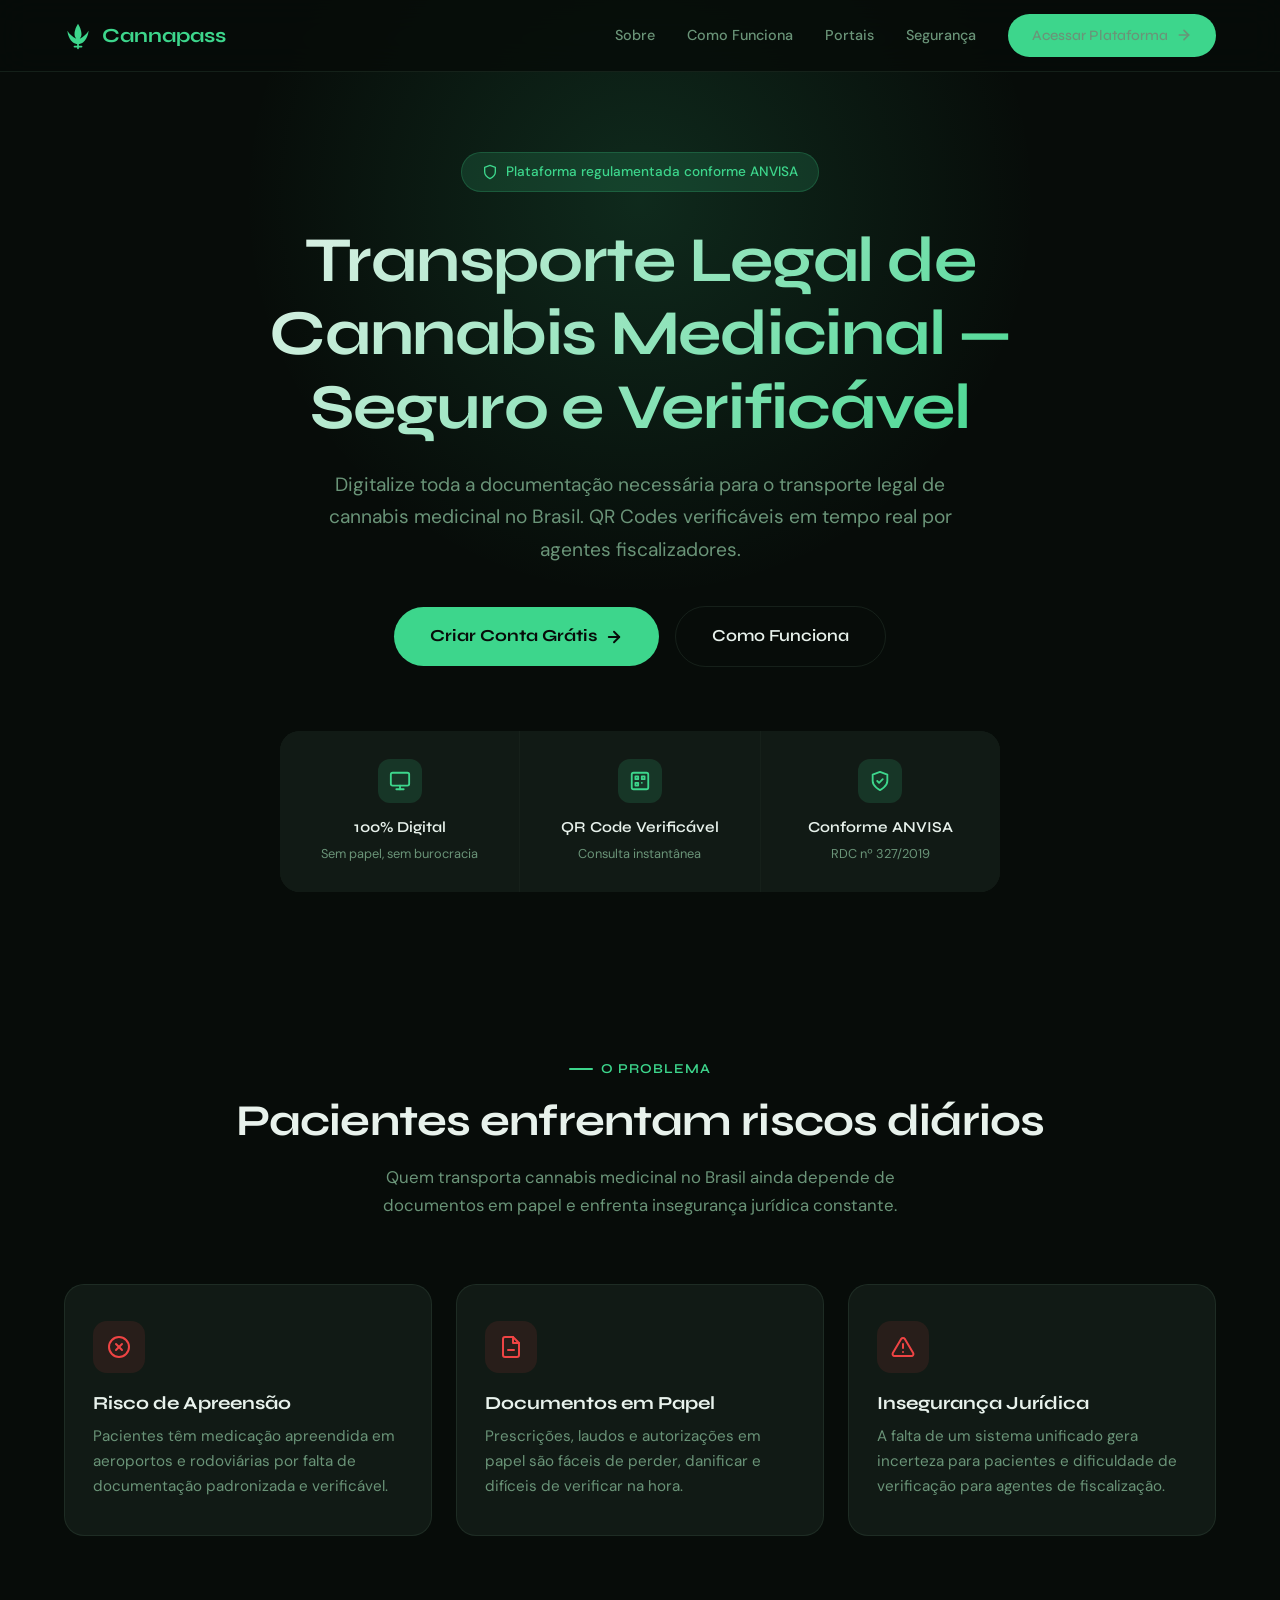
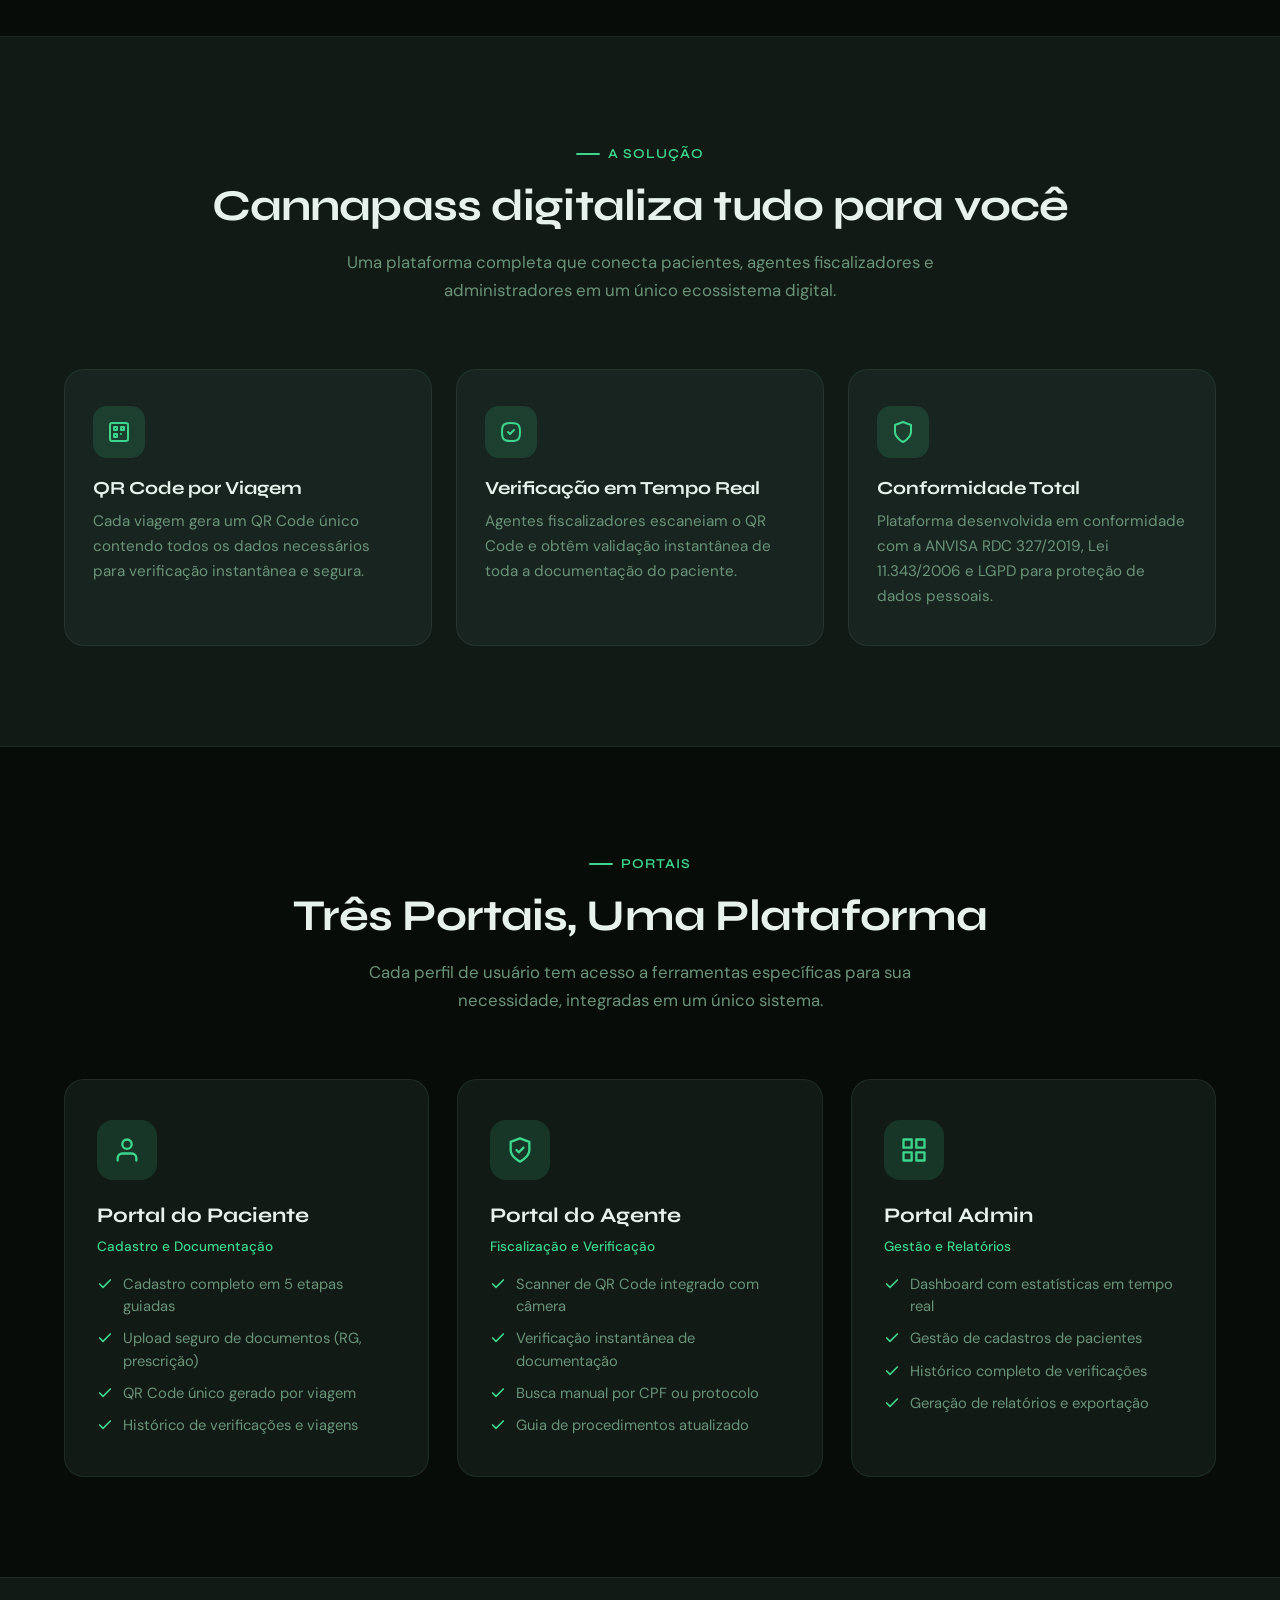
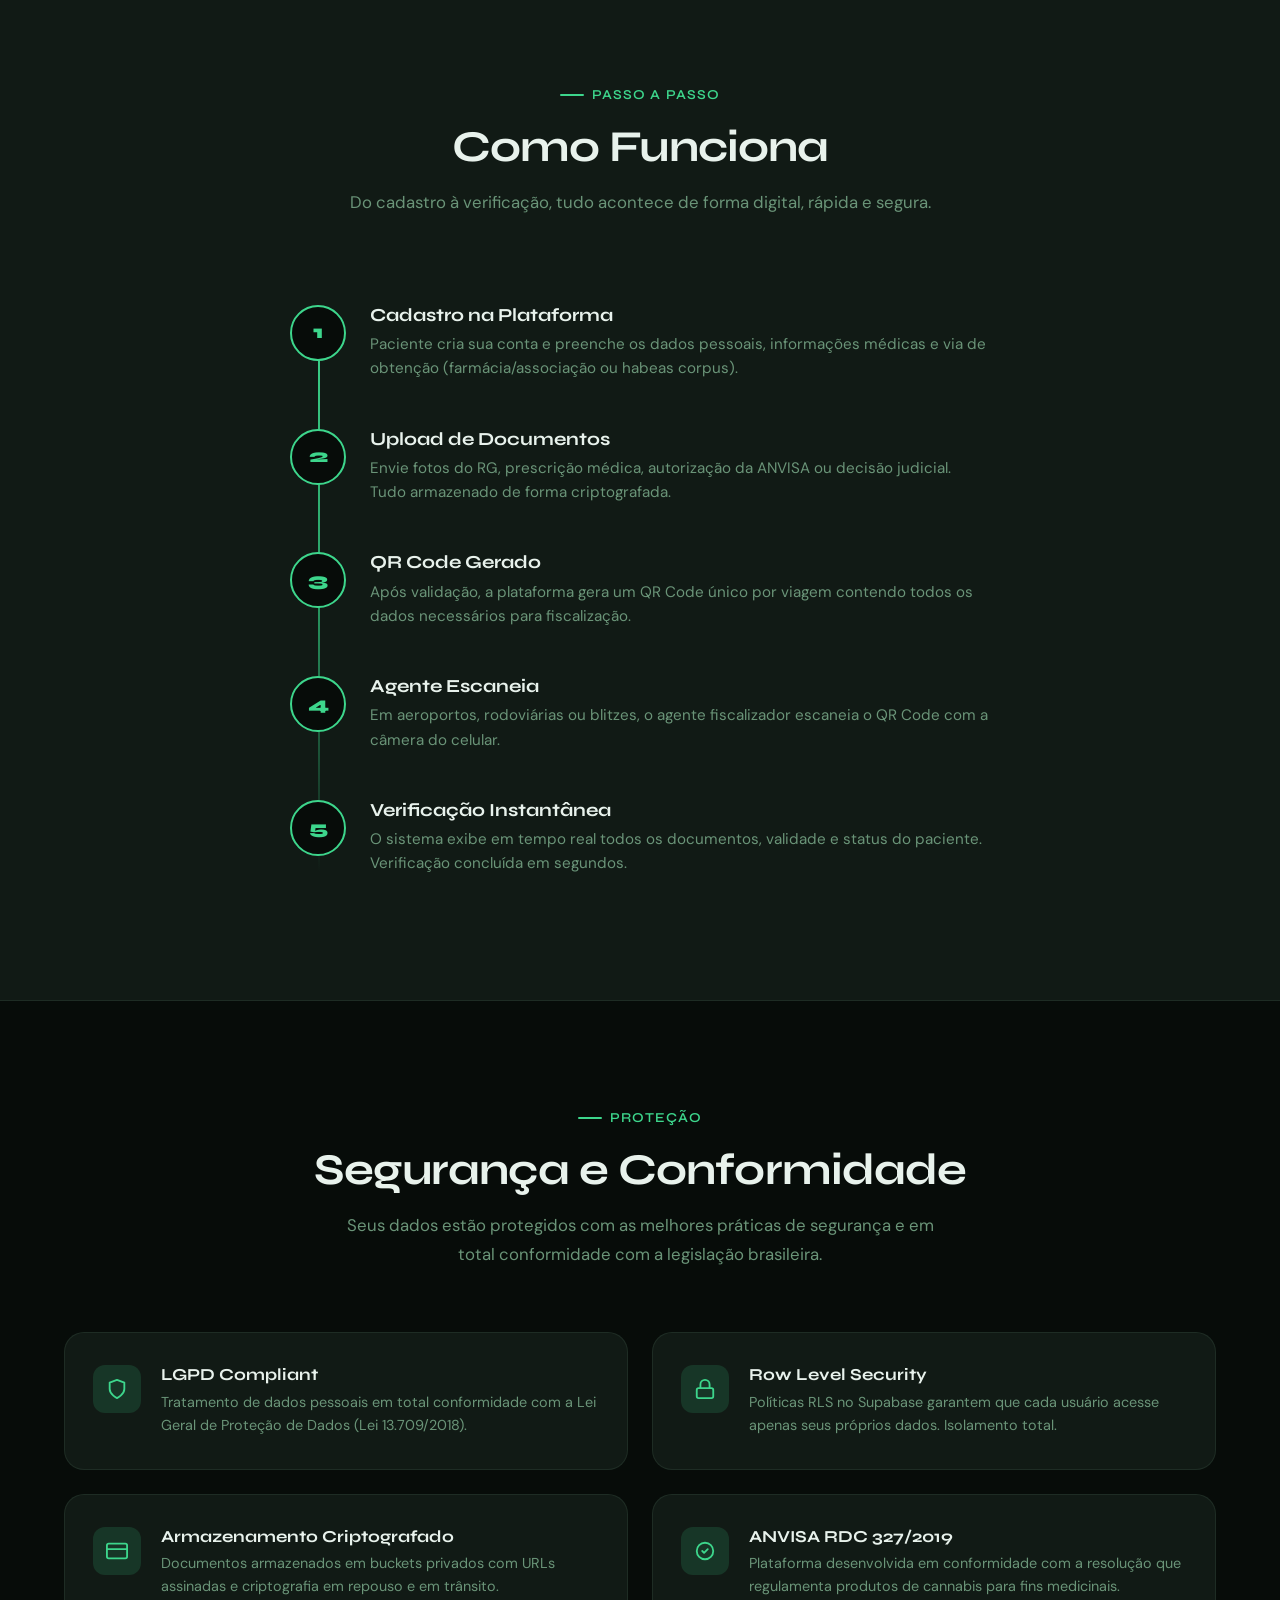
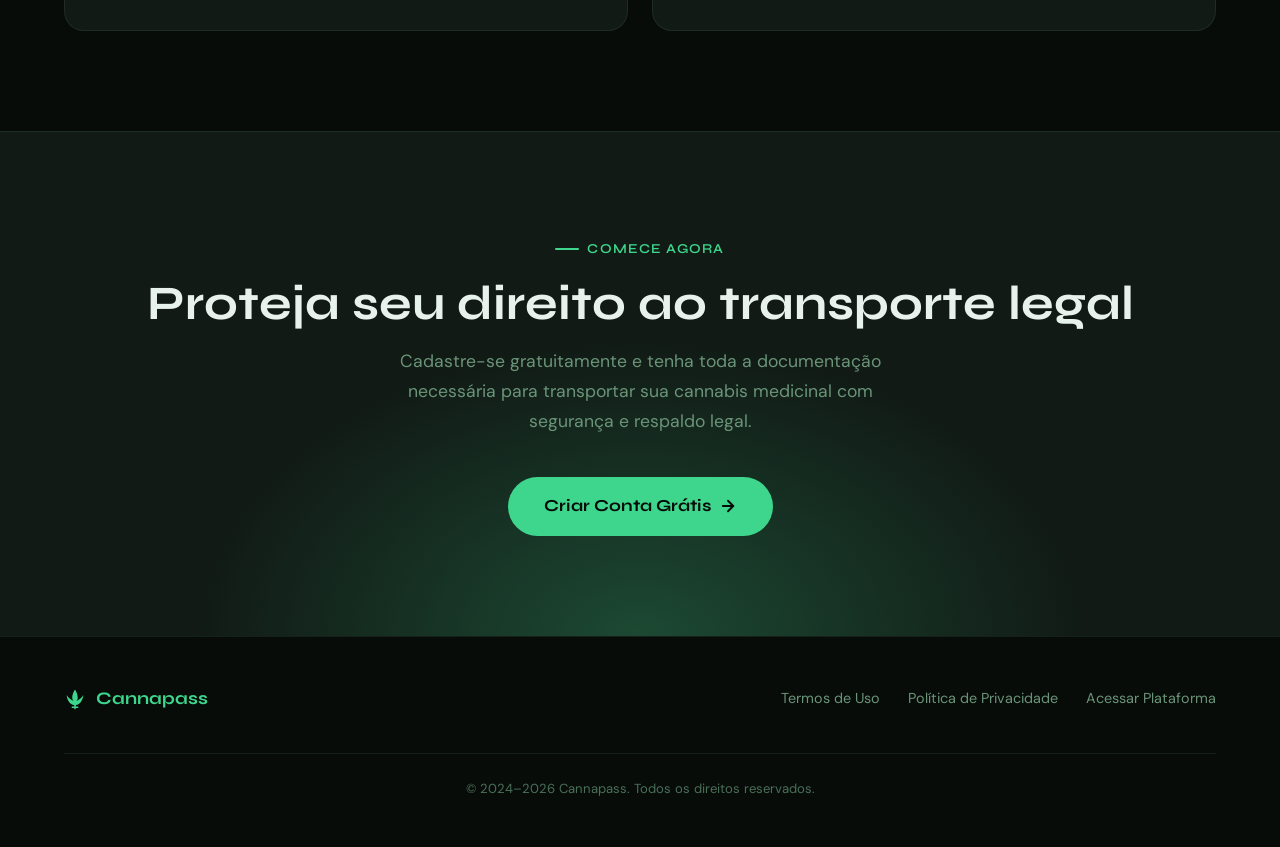
<file: cannapass/landing.html>
<!DOCTYPE html>
<html lang="pt-BR">
<head>
  <meta charset="UTF-8">
  <meta name="viewport" content="width=device-width, initial-scale=1.0">
  <title>Cannapass — Transporte Legal de Cannabis Medicinal</title>
  <meta name="description" content="Plataforma digital brasileira para rastreamento e fiscalização do transporte legal de cannabis medicinal. QR Codes verificáveis, conforme ANVISA.">
  <meta name="theme-color" content="#070c09">
  <link rel="icon" href="/favicon.ico" type="image/x-icon">
  <link rel="preconnect" href="https://fonts.googleapis.com">
  <link rel="preconnect" href="https://fonts.gstatic.com" crossorigin>
  <link href="https://fonts.googleapis.com/css2?family=DM+Sans:ital,opsz,wght@0,9..40,300;0,9..40,400;0,9..40,500;0,9..40,600;0,9..40,700;1,9..40,400&family=Syne:wght@400;500;600;700;800&display=swap" rel="stylesheet">
  <style>
    /* ========== RESET & BASE ========== */
    *, *::before, *::after { box-sizing: border-box; margin: 0; padding: 0; }

    :root {
      --bg: #070c09;
      --surface: #111a15;
      --surface-2: #182420;
      --green: #3dd68c;
      --green-dim: #2a9e65;
      --green-glow: rgba(61, 214, 140, 0.15);
      --green-glow-strong: rgba(61, 214, 140, 0.25);
      --text: #e8f2ec;
      --text-muted: #6a9478;
      --text-dim: #4a7058;
      --border: rgba(106, 148, 120, 0.15);
      --radius: 12px;
      --radius-lg: 20px;
      --shadow: 0 4px 24px rgba(0, 0, 0, 0.3);
      --shadow-green: 0 4px 32px rgba(61, 214, 140, 0.12);
      --font-heading: 'Syne', sans-serif;
      --font-body: 'DM Sans', sans-serif;
      --nav-h: 72px;
    }

    html {
      scroll-behavior: smooth;
      -webkit-text-size-adjust: 100%;
    }

    body {
      font-family: var(--font-body);
      background: var(--bg);
      color: var(--text);
      line-height: 1.6;
      overflow-x: hidden;
      -webkit-font-smoothing: antialiased;
      -moz-osx-font-smoothing: grayscale;
    }

    h1, h2, h3, h4, h5, h6 {
      font-family: var(--font-heading);
      line-height: 1.15;
      font-weight: 700;
    }

    a { color: inherit; text-decoration: none; }
    img { max-width: 100%; display: block; }
    ul { list-style: none; }

    .container {
      width: 100%;
      max-width: 1200px;
      margin: 0 auto;
      padding: 0 24px;
    }

    /* ========== ANIMATIONS ========== */
    .fade-in {
      opacity: 0;
      transform: translateY(32px);
      transition: opacity 0.7s cubic-bezier(0.22, 1, 0.36, 1),
                  transform 0.7s cubic-bezier(0.22, 1, 0.36, 1);
    }
    .fade-in.visible {
      opacity: 1;
      transform: translateY(0);
    }
    .fade-in-delay-1 { transition-delay: 0.1s; }
    .fade-in-delay-2 { transition-delay: 0.2s; }
    .fade-in-delay-3 { transition-delay: 0.3s; }
    .fade-in-delay-4 { transition-delay: 0.4s; }

    /* ========== NAVBAR ========== */
    .navbar {
      position: fixed;
      top: 0; left: 0; right: 0;
      height: var(--nav-h);
      background: rgba(7, 12, 9, 0.85);
      backdrop-filter: blur(16px);
      -webkit-backdrop-filter: blur(16px);
      border-bottom: 1px solid var(--border);
      z-index: 1000;
      transition: box-shadow 0.3s ease;
    }
    .navbar.scrolled {
      box-shadow: 0 2px 20px rgba(0, 0, 0, 0.4);
    }
    .navbar .container {
      display: flex;
      align-items: center;
      justify-content: space-between;
      height: 100%;
    }
    .nav-logo {
      display: flex;
      align-items: center;
      gap: 10px;
      font-family: var(--font-heading);
      font-weight: 700;
      font-size: 1.25rem;
      color: var(--green);
    }
    .nav-logo svg { flex-shrink: 0; }
    .nav-links {
      display: flex;
      align-items: center;
      gap: 32px;
    }
    .nav-links a {
      font-size: 0.9rem;
      font-weight: 500;
      color: var(--text-muted);
      transition: color 0.25s ease;
      position: relative;
    }
    .nav-links a::after {
      content: '';
      position: absolute;
      bottom: -4px; left: 0;
      width: 0; height: 2px;
      background: var(--green);
      transition: width 0.25s ease;
      border-radius: 1px;
    }
    .nav-links a:hover { color: var(--text); }
    .nav-links a:hover::after { width: 100%; }
    .nav-cta {
      display: inline-flex;
      align-items: center;
      gap: 8px;
      padding: 10px 24px;
      background: var(--green);
      color: var(--bg);
      font-family: var(--font-heading);
      font-weight: 600;
      font-size: 0.9rem;
      border-radius: 50px;
      transition: background 0.25s ease, transform 0.2s ease, box-shadow 0.25s ease;
      cursor: pointer;
      border: none;
    }
    .nav-cta:hover {
      background: #4ee89e;
      transform: translateY(-1px);
      box-shadow: var(--shadow-green);
    }

    /* Mobile burger */
    .nav-burger {
      display: none;
      flex-direction: column;
      gap: 5px;
      cursor: pointer;
      background: none;
      border: none;
      padding: 4px;
    }
    .nav-burger span {
      display: block;
      width: 24px;
      height: 2px;
      background: var(--text);
      border-radius: 2px;
      transition: transform 0.3s ease, opacity 0.3s ease;
    }
    .nav-burger.open span:nth-child(1) { transform: translateY(7px) rotate(45deg); }
    .nav-burger.open span:nth-child(2) { opacity: 0; }
    .nav-burger.open span:nth-child(3) { transform: translateY(-7px) rotate(-45deg); }

    @media (max-width: 768px) {
      .nav-burger { display: flex; }
      .nav-links {
        position: fixed;
        top: var(--nav-h); left: 0; right: 0;
        background: rgba(7, 12, 9, 0.97);
        backdrop-filter: blur(16px);
        flex-direction: column;
        padding: 32px 24px;
        gap: 24px;
        transform: translateY(-120%);
        transition: transform 0.4s cubic-bezier(0.22, 1, 0.36, 1);
        border-bottom: 1px solid var(--border);
      }
      .nav-links.open {
        transform: translateY(0);
      }
      .nav-links a { font-size: 1.05rem; }
    }

    /* ========== HERO ========== */
    .hero {
      padding: calc(var(--nav-h) + 80px) 0 60px;
      text-align: center;
      position: relative;
      overflow: hidden;
    }
    .hero::before {
      content: '';
      position: absolute;
      top: -200px; left: 50%;
      transform: translateX(-50%);
      width: 800px; height: 800px;
      background: radial-gradient(circle, var(--green-glow) 0%, transparent 70%);
      pointer-events: none;
      z-index: 0;
    }
    .hero .container { position: relative; z-index: 1; }
    .hero-badge {
      display: inline-flex;
      align-items: center;
      gap: 8px;
      padding: 8px 20px;
      background: var(--green-glow);
      border: 1px solid rgba(61, 214, 140, 0.2);
      border-radius: 50px;
      font-size: 0.85rem;
      font-weight: 500;
      color: var(--green);
      margin-bottom: 32px;
    }
    .hero-badge svg { flex-shrink: 0; }
    .hero h1 {
      font-size: clamp(2.2rem, 5.5vw, 4rem);
      max-width: 850px;
      margin: 0 auto 24px;
      letter-spacing: -0.02em;
      background: linear-gradient(135deg, var(--text) 0%, var(--green) 100%);
      -webkit-background-clip: text;
      -webkit-text-fill-color: transparent;
      background-clip: text;
    }
    .hero-subtitle {
      font-size: clamp(1rem, 2vw, 1.2rem);
      color: var(--text-muted);
      max-width: 640px;
      margin: 0 auto 40px;
      line-height: 1.7;
    }
    .hero-actions {
      display: flex;
      align-items: center;
      justify-content: center;
      gap: 16px;
      flex-wrap: wrap;
      margin-bottom: 64px;
    }
    .btn-primary {
      display: inline-flex;
      align-items: center;
      gap: 8px;
      padding: 16px 36px;
      background: var(--green);
      color: var(--bg);
      font-family: var(--font-heading);
      font-weight: 700;
      font-size: 1.05rem;
      border-radius: 50px;
      transition: all 0.25s ease;
      border: none;
      cursor: pointer;
    }
    .btn-primary:hover {
      background: #4ee89e;
      transform: translateY(-2px);
      box-shadow: 0 8px 40px rgba(61, 214, 140, 0.25);
    }
    .btn-secondary {
      display: inline-flex;
      align-items: center;
      gap: 8px;
      padding: 16px 36px;
      background: transparent;
      color: var(--text);
      font-family: var(--font-heading);
      font-weight: 600;
      font-size: 1.05rem;
      border-radius: 50px;
      border: 1px solid var(--border);
      transition: all 0.25s ease;
      cursor: pointer;
    }
    .btn-secondary:hover {
      border-color: var(--green);
      color: var(--green);
      background: var(--green-glow);
    }

    /* Stats bar */
    .stats-bar {
      display: grid;
      grid-template-columns: repeat(3, 1fr);
      gap: 1px;
      background: var(--border);
      border-radius: var(--radius-lg);
      overflow: hidden;
      max-width: 720px;
      margin: 0 auto;
    }
    .stat-item {
      background: var(--surface);
      padding: 28px 20px;
      text-align: center;
    }
    .stat-icon {
      display: flex;
      align-items: center;
      justify-content: center;
      width: 44px; height: 44px;
      background: var(--green-glow);
      border-radius: 12px;
      margin: 0 auto 12px;
      color: var(--green);
    }
    .stat-label {
      font-family: var(--font-heading);
      font-weight: 600;
      font-size: 0.95rem;
      color: var(--text);
    }
    .stat-sub {
      font-size: 0.8rem;
      color: var(--text-muted);
      margin-top: 4px;
    }

    @media (max-width: 520px) {
      .stats-bar { grid-template-columns: 1fr; }
      .hero { padding-top: calc(var(--nav-h) + 48px); }
    }

    /* ========== SECTION SHARED ========== */
    section {
      padding: 100px 0;
    }
    .section-label {
      display: inline-flex;
      align-items: center;
      gap: 8px;
      font-family: var(--font-heading);
      font-weight: 600;
      font-size: 0.85rem;
      color: var(--green);
      text-transform: uppercase;
      letter-spacing: 0.08em;
      margin-bottom: 16px;
    }
    .section-label::before {
      content: '';
      width: 24px; height: 2px;
      background: var(--green);
      border-radius: 1px;
    }
    .section-title {
      font-size: clamp(1.75rem, 4vw, 2.75rem);
      margin-bottom: 16px;
      letter-spacing: -0.02em;
    }
    .section-desc {
      font-size: 1.05rem;
      color: var(--text-muted);
      max-width: 600px;
      line-height: 1.7;
    }
    .section-header {
      text-align: center;
      margin-bottom: 64px;
    }
    .section-header .section-desc {
      margin: 0 auto;
    }

    /* ========== PROBLEM ========== */
    .problem { background: var(--bg); }
    .problem-grid {
      display: grid;
      grid-template-columns: repeat(3, 1fr);
      gap: 24px;
    }
    .problem-card {
      background: var(--surface);
      border: 1px solid var(--border);
      border-radius: var(--radius-lg);
      padding: 36px 28px;
      transition: transform 0.3s ease, border-color 0.3s ease;
    }
    .problem-card:hover {
      transform: translateY(-4px);
      border-color: rgba(239, 68, 68, 0.3);
    }
    .problem-icon {
      width: 52px; height: 52px;
      background: rgba(239, 68, 68, 0.1);
      border-radius: 14px;
      display: flex;
      align-items: center;
      justify-content: center;
      margin-bottom: 20px;
      color: #ef4444;
    }
    .problem-card h3 {
      font-size: 1.15rem;
      margin-bottom: 10px;
    }
    .problem-card p {
      font-size: 0.95rem;
      color: var(--text-muted);
      line-height: 1.65;
    }

    @media (max-width: 768px) {
      .problem-grid { grid-template-columns: 1fr; }
    }

    /* ========== SOLUTION ========== */
    .solution {
      background: var(--surface);
      border-top: 1px solid var(--border);
      border-bottom: 1px solid var(--border);
    }
    .solution-grid {
      display: grid;
      grid-template-columns: repeat(3, 1fr);
      gap: 24px;
    }
    .solution-card {
      background: var(--surface-2);
      border: 1px solid var(--border);
      border-radius: var(--radius-lg);
      padding: 36px 28px;
      transition: transform 0.3s ease, border-color 0.3s ease;
    }
    .solution-card:hover {
      transform: translateY(-4px);
      border-color: rgba(61, 214, 140, 0.3);
    }
    .solution-icon {
      width: 52px; height: 52px;
      background: var(--green-glow);
      border-radius: 14px;
      display: flex;
      align-items: center;
      justify-content: center;
      margin-bottom: 20px;
      color: var(--green);
    }
    .solution-card h3 {
      font-size: 1.15rem;
      margin-bottom: 10px;
    }
    .solution-card p {
      font-size: 0.95rem;
      color: var(--text-muted);
      line-height: 1.65;
    }

    @media (max-width: 768px) {
      .solution-grid { grid-template-columns: 1fr; }
    }

    /* ========== PORTALS ========== */
    .portals { background: var(--bg); }
    .portals-grid {
      display: grid;
      grid-template-columns: repeat(3, 1fr);
      gap: 28px;
    }
    .portal-card {
      background: var(--surface);
      border: 1px solid var(--border);
      border-radius: var(--radius-lg);
      padding: 40px 32px;
      position: relative;
      overflow: hidden;
      transition: transform 0.3s ease, border-color 0.3s ease, box-shadow 0.3s ease;
    }
    .portal-card::before {
      content: '';
      position: absolute;
      top: 0; left: 0; right: 0;
      height: 3px;
      background: var(--green);
      opacity: 0;
      transition: opacity 0.3s ease;
    }
    .portal-card:hover {
      transform: translateY(-6px);
      border-color: rgba(61, 214, 140, 0.25);
      box-shadow: var(--shadow-green);
    }
    .portal-card:hover::before { opacity: 1; }
    .portal-icon {
      width: 60px; height: 60px;
      background: var(--green-glow);
      border-radius: 16px;
      display: flex;
      align-items: center;
      justify-content: center;
      margin-bottom: 24px;
      color: var(--green);
    }
    .portal-card h3 {
      font-size: 1.3rem;
      margin-bottom: 8px;
    }
    .portal-card .portal-role {
      font-size: 0.85rem;
      color: var(--green);
      font-weight: 500;
      margin-bottom: 16px;
    }
    .portal-features {
      display: flex;
      flex-direction: column;
      gap: 10px;
    }
    .portal-features li {
      display: flex;
      align-items: flex-start;
      gap: 10px;
      font-size: 0.92rem;
      color: var(--text-muted);
      line-height: 1.5;
    }
    .portal-features li svg {
      flex-shrink: 0;
      margin-top: 3px;
      color: var(--green);
    }

    @media (max-width: 768px) {
      .portals-grid { grid-template-columns: 1fr; }
    }

    /* ========== HOW IT WORKS ========== */
    .how-it-works {
      background: var(--surface);
      border-top: 1px solid var(--border);
      border-bottom: 1px solid var(--border);
    }
    .steps {
      display: flex;
      flex-direction: column;
      gap: 0;
      max-width: 700px;
      margin: 0 auto;
      position: relative;
    }
    .steps::before {
      content: '';
      position: absolute;
      left: 28px;
      top: 28px;
      bottom: 28px;
      width: 2px;
      background: linear-gradient(to bottom, var(--green), var(--green-dim), transparent);
    }
    .step {
      display: flex;
      align-items: flex-start;
      gap: 24px;
      padding: 24px 0;
      position: relative;
    }
    .step-number {
      width: 56px; height: 56px;
      min-width: 56px;
      background: var(--bg);
      border: 2px solid var(--green);
      border-radius: 50%;
      display: flex;
      align-items: center;
      justify-content: center;
      font-family: var(--font-heading);
      font-weight: 800;
      font-size: 1.2rem;
      color: var(--green);
      z-index: 1;
      transition: background 0.3s ease, color 0.3s ease;
    }
    .step:hover .step-number {
      background: var(--green);
      color: var(--bg);
    }
    .step-content h3 {
      font-size: 1.15rem;
      margin-bottom: 6px;
    }
    .step-content p {
      font-size: 0.95rem;
      color: var(--text-muted);
      line-height: 1.6;
    }

    @media (max-width: 520px) {
      .steps::before { left: 20px; }
      .step-number { width: 42px; height: 42px; min-width: 42px; font-size: 1rem; }
      .step { gap: 16px; }
    }

    /* ========== SECURITY ========== */
    .security { background: var(--bg); }
    .security-grid {
      display: grid;
      grid-template-columns: repeat(2, 1fr);
      gap: 24px;
    }
    .security-card {
      background: var(--surface);
      border: 1px solid var(--border);
      border-radius: var(--radius-lg);
      padding: 32px 28px;
      display: flex;
      gap: 20px;
      align-items: flex-start;
      transition: transform 0.3s ease, border-color 0.3s ease;
    }
    .security-card:hover {
      transform: translateY(-3px);
      border-color: rgba(61, 214, 140, 0.25);
    }
    .security-icon {
      width: 48px; height: 48px;
      min-width: 48px;
      background: var(--green-glow);
      border-radius: 12px;
      display: flex;
      align-items: center;
      justify-content: center;
      color: var(--green);
    }
    .security-card h3 {
      font-size: 1.05rem;
      margin-bottom: 6px;
    }
    .security-card p {
      font-size: 0.9rem;
      color: var(--text-muted);
      line-height: 1.6;
    }

    @media (max-width: 600px) {
      .security-grid { grid-template-columns: 1fr; }
    }

    /* ========== CTA SECTION ========== */
    .cta-section {
      background: var(--surface);
      border-top: 1px solid var(--border);
      text-align: center;
      padding: 100px 0;
      position: relative;
      overflow: hidden;
    }
    .cta-section::before {
      content: '';
      position: absolute;
      bottom: -300px; left: 50%;
      transform: translateX(-50%);
      width: 900px; height: 600px;
      background: radial-gradient(ellipse, var(--green-glow-strong) 0%, transparent 70%);
      pointer-events: none;
    }
    .cta-section .container { position: relative; z-index: 1; }
    .cta-section h2 {
      font-size: clamp(2rem, 4vw, 3rem);
      margin-bottom: 16px;
    }
    .cta-section p {
      font-size: 1.1rem;
      color: var(--text-muted);
      max-width: 520px;
      margin: 0 auto 40px;
      line-height: 1.7;
    }

    /* ========== FOOTER ========== */
    .footer {
      padding: 48px 0;
      border-top: 1px solid var(--border);
      background: var(--bg);
    }
    .footer .container {
      display: flex;
      align-items: center;
      justify-content: space-between;
      flex-wrap: wrap;
      gap: 24px;
    }
    .footer-logo {
      display: flex;
      align-items: center;
      gap: 10px;
      font-family: var(--font-heading);
      font-weight: 700;
      font-size: 1.1rem;
      color: var(--green);
    }
    .footer-links {
      display: flex;
      gap: 28px;
      flex-wrap: wrap;
    }
    .footer-links a {
      font-size: 0.9rem;
      color: var(--text-muted);
      transition: color 0.25s ease;
    }
    .footer-links a:hover { color: var(--green); }
    .footer-copy {
      width: 100%;
      text-align: center;
      font-size: 0.82rem;
      color: var(--text-dim);
      margin-top: 16px;
      padding-top: 24px;
      border-top: 1px solid var(--border);
    }

    @media (max-width: 600px) {
      .footer .container {
        flex-direction: column;
        text-align: center;
      }
      .footer-links { justify-content: center; }
    }

    /* ========== MISC ========== */
    ::selection {
      background: rgba(61, 214, 140, 0.3);
      color: var(--text);
    }
  </style>
</head>
<body>

  <!-- ===== NAVBAR ===== -->
  <nav class="navbar" id="navbar" role="navigation" aria-label="Navegacao principal">
    <div class="container">
      <a href="#" class="nav-logo" aria-label="Cannapass - Pagina inicial">
        <svg width="28" height="28" viewBox="0 0 32 32" fill="none" aria-hidden="true">
          <path d="M16 2C16 2 20 8 20 14C20 16 19 18 18 19C22 17 26 14 28 10C28 10 28 18 22 23C20.5 24.3 18.5 25 16 25C13.5 25 11.5 24.3 10 23C4 18 4 10 4 10C6 14 10 17 14 19C13 18 12 16 12 14C12 8 16 2 16 2Z" fill="currentColor"/>
          <path d="M16 25C16 25 16 30 16 30" stroke="currentColor" stroke-width="2" stroke-linecap="round"/>
          <path d="M12 28H20" stroke="currentColor" stroke-width="2" stroke-linecap="round"/>
        </svg>
        Cannapass
      </a>

      <button class="nav-burger" id="navBurger" aria-label="Abrir menu" aria-expanded="false">
        <span></span><span></span><span></span>
      </button>

      <div class="nav-links" id="navLinks" role="menubar">
        <a href="#sobre" role="menuitem">Sobre</a>
        <a href="#como-funciona" role="menuitem">Como Funciona</a>
        <a href="#portais" role="menuitem">Portais</a>
        <a href="#seguranca" role="menuitem">Seguran&ccedil;a</a>
        <a href="/index.html" class="nav-cta" role="menuitem">
          Acessar Plataforma
          <svg width="16" height="16" viewBox="0 0 24 24" fill="none" stroke="currentColor" stroke-width="2.5" stroke-linecap="round" stroke-linejoin="round" aria-hidden="true"><path d="M5 12h14"/><path d="m12 5 7 7-7 7"/></svg>
        </a>
      </div>
    </div>
  </nav>

  <!-- ===== HERO ===== -->
  <section class="hero" id="sobre">
    <div class="container">
      <div class="fade-in">
        <div class="hero-badge">
          <svg width="16" height="16" viewBox="0 0 24 24" fill="none" stroke="currentColor" stroke-width="2" stroke-linecap="round" stroke-linejoin="round" aria-hidden="true"><path d="M12 22s8-4 8-10V5l-8-3-8 3v7c0 6 8 10 8 10z"/></svg>
          Plataforma regulamentada conforme ANVISA
        </div>
      </div>

      <h1 class="fade-in fade-in-delay-1">Transporte Legal de Cannabis Medicinal &mdash; Seguro e Verific&aacute;vel</h1>

      <p class="hero-subtitle fade-in fade-in-delay-2">
        Digitalize toda a documenta&ccedil;&atilde;o necess&aacute;ria para o transporte legal de cannabis medicinal no Brasil.
        QR Codes verific&aacute;veis em tempo real por agentes fiscalizadores.
      </p>

      <div class="hero-actions fade-in fade-in-delay-3">
        <a href="/index.html#signup" class="btn-primary">
          Criar Conta Gr&aacute;tis
          <svg width="18" height="18" viewBox="0 0 24 24" fill="none" stroke="currentColor" stroke-width="2.5" stroke-linecap="round" stroke-linejoin="round" aria-hidden="true"><path d="M5 12h14"/><path d="m12 5 7 7-7 7"/></svg>
        </a>
        <a href="#como-funciona" class="btn-secondary">
          Como Funciona
        </a>
      </div>

      <div class="stats-bar fade-in fade-in-delay-4">
        <div class="stat-item">
          <div class="stat-icon">
            <svg width="22" height="22" viewBox="0 0 24 24" fill="none" stroke="currentColor" stroke-width="2" stroke-linecap="round" stroke-linejoin="round" aria-hidden="true"><rect x="2" y="3" width="20" height="14" rx="2" ry="2"/><line x1="8" y1="21" x2="16" y2="21"/><line x1="12" y1="17" x2="12" y2="21"/></svg>
          </div>
          <div class="stat-label">100% Digital</div>
          <div class="stat-sub">Sem papel, sem burocracia</div>
        </div>
        <div class="stat-item">
          <div class="stat-icon">
            <svg width="22" height="22" viewBox="0 0 24 24" fill="none" stroke="currentColor" stroke-width="2" stroke-linecap="round" stroke-linejoin="round" aria-hidden="true"><rect x="3" y="3" width="18" height="18" rx="2"/><path d="M7 7h3v3H7z"/><path d="M14 7h3v3h-3z"/><path d="M7 14h3v3H7z"/><path d="M14 14h.01"/></svg>
          </div>
          <div class="stat-label">QR Code Verific&aacute;vel</div>
          <div class="stat-sub">Consulta instant&acirc;nea</div>
        </div>
        <div class="stat-item">
          <div class="stat-icon">
            <svg width="22" height="22" viewBox="0 0 24 24" fill="none" stroke="currentColor" stroke-width="2" stroke-linecap="round" stroke-linejoin="round" aria-hidden="true"><path d="M12 22s8-4 8-10V5l-8-3-8 3v7c0 6 8 10 8 10z"/><path d="m9 12 2 2 4-4"/></svg>
          </div>
          <div class="stat-label">Conforme ANVISA</div>
          <div class="stat-sub">RDC n&ordm; 327/2019</div>
        </div>
      </div>
    </div>
  </section>

  <!-- ===== PROBLEM ===== -->
  <section class="problem" id="problema">
    <div class="container">
      <div class="section-header fade-in">
        <div class="section-label">O Problema</div>
        <h2 class="section-title">Pacientes enfrentam riscos di&aacute;rios</h2>
        <p class="section-desc">
          Quem transporta cannabis medicinal no Brasil ainda depende de documentos em papel e enfrenta inseguran&ccedil;a jur&iacute;dica constante.
        </p>
      </div>

      <div class="problem-grid">
        <div class="problem-card fade-in fade-in-delay-1">
          <div class="problem-icon">
            <svg width="24" height="24" viewBox="0 0 24 24" fill="none" stroke="currentColor" stroke-width="2" stroke-linecap="round" stroke-linejoin="round"><circle cx="12" cy="12" r="10"/><line x1="15" y1="9" x2="9" y2="15"/><line x1="9" y1="9" x2="15" y2="15"/></svg>
          </div>
          <h3>Risco de Apreens&atilde;o</h3>
          <p>Pacientes t&ecirc;m medica&ccedil;&atilde;o apreendida em aeroportos e rodovi&aacute;rias por falta de documenta&ccedil;&atilde;o padronizada e verific&aacute;vel.</p>
        </div>

        <div class="problem-card fade-in fade-in-delay-2">
          <div class="problem-icon">
            <svg width="24" height="24" viewBox="0 0 24 24" fill="none" stroke="currentColor" stroke-width="2" stroke-linecap="round" stroke-linejoin="round"><path d="M14 2H6a2 2 0 0 0-2 2v16a2 2 0 0 0 2 2h12a2 2 0 0 0 2-2V8z"/><polyline points="14 2 14 8 20 8"/><line x1="9" y1="15" x2="15" y2="15"/></svg>
          </div>
          <h3>Documentos em Papel</h3>
          <p>Prescri&ccedil;&otilde;es, laudos e autoriza&ccedil;&otilde;es em papel s&atilde;o f&aacute;ceis de perder, danificar e dif&iacute;ceis de verificar na hora.</p>
        </div>

        <div class="problem-card fade-in fade-in-delay-3">
          <div class="problem-icon">
            <svg width="24" height="24" viewBox="0 0 24 24" fill="none" stroke="currentColor" stroke-width="2" stroke-linecap="round" stroke-linejoin="round"><path d="M10.29 3.86 1.82 18a2 2 0 0 0 1.71 3h16.94a2 2 0 0 0 1.71-3L13.71 3.86a2 2 0 0 0-3.42 0z"/><line x1="12" y1="9" x2="12" y2="13"/><line x1="12" y1="17" x2="12.01" y2="17"/></svg>
          </div>
          <h3>Inseguran&ccedil;a Jur&iacute;dica</h3>
          <p>A falta de um sistema unificado gera incerteza para pacientes e dificuldade de verifica&ccedil;&atilde;o para agentes de fiscaliza&ccedil;&atilde;o.</p>
        </div>
      </div>
    </div>
  </section>

  <!-- ===== SOLUTION ===== -->
  <section class="solution" id="solucao">
    <div class="container">
      <div class="section-header fade-in">
        <div class="section-label">A Solu&ccedil;&atilde;o</div>
        <h2 class="section-title">Cannapass digitaliza tudo para voc&ecirc;</h2>
        <p class="section-desc">
          Uma plataforma completa que conecta pacientes, agentes fiscalizadores e administradores em um &uacute;nico ecossistema digital.
        </p>
      </div>

      <div class="solution-grid">
        <div class="solution-card fade-in fade-in-delay-1">
          <div class="solution-icon">
            <svg width="24" height="24" viewBox="0 0 24 24" fill="none" stroke="currentColor" stroke-width="2" stroke-linecap="round" stroke-linejoin="round"><rect x="3" y="3" width="18" height="18" rx="2"/><path d="M7 7h3v3H7z"/><path d="M14 7h3v3h-3z"/><path d="M7 14h3v3H7z"/><path d="M14 14h.01"/></svg>
          </div>
          <h3>QR Code por Viagem</h3>
          <p>Cada viagem gera um QR Code &uacute;nico contendo todos os dados necess&aacute;rios para verifica&ccedil;&atilde;o instant&acirc;nea e segura.</p>
        </div>

        <div class="solution-card fade-in fade-in-delay-2">
          <div class="solution-icon">
            <svg width="24" height="24" viewBox="0 0 24 24" fill="none" stroke="currentColor" stroke-width="2" stroke-linecap="round" stroke-linejoin="round"><path d="m9 12 2 2 4-4"/><path d="M12 3c7.2 0 9 1.8 9 9s-1.8 9-9 9-9-1.8-9-9 1.8-9 9-9z"/></svg>
          </div>
          <h3>Verifica&ccedil;&atilde;o em Tempo Real</h3>
          <p>Agentes fiscalizadores escaneiam o QR Code e obt&ecirc;m valida&ccedil;&atilde;o instant&acirc;nea de toda a documenta&ccedil;&atilde;o do paciente.</p>
        </div>

        <div class="solution-card fade-in fade-in-delay-3">
          <div class="solution-icon">
            <svg width="24" height="24" viewBox="0 0 24 24" fill="none" stroke="currentColor" stroke-width="2" stroke-linecap="round" stroke-linejoin="round"><path d="M12 22s8-4 8-10V5l-8-3-8 3v7c0 6 8 10 8 10z"/></svg>
          </div>
          <h3>Conformidade Total</h3>
          <p>Plataforma desenvolvida em conformidade com a ANVISA RDC 327/2019, Lei 11.343/2006 e LGPD para prote&ccedil;&atilde;o de dados pessoais.</p>
        </div>
      </div>
    </div>
  </section>

  <!-- ===== PORTALS ===== -->
  <section class="portals" id="portais">
    <div class="container">
      <div class="section-header fade-in">
        <div class="section-label">Portais</div>
        <h2 class="section-title">Tr&ecirc;s Portais, Uma Plataforma</h2>
        <p class="section-desc">
          Cada perfil de usu&aacute;rio tem acesso a ferramentas espec&iacute;ficas para sua necessidade, integradas em um &uacute;nico sistema.
        </p>
      </div>

      <div class="portals-grid">
        <!-- Paciente -->
        <div class="portal-card fade-in fade-in-delay-1">
          <div class="portal-icon">
            <svg width="28" height="28" viewBox="0 0 24 24" fill="none" stroke="currentColor" stroke-width="2" stroke-linecap="round" stroke-linejoin="round"><path d="M20 21v-2a4 4 0 0 0-4-4H8a4 4 0 0 0-4 4v2"/><circle cx="12" cy="7" r="4"/></svg>
          </div>
          <h3>Portal do Paciente</h3>
          <p class="portal-role">Cadastro e Documenta&ccedil;&atilde;o</p>
          <ul class="portal-features">
            <li>
              <svg width="16" height="16" viewBox="0 0 24 24" fill="none" stroke="currentColor" stroke-width="2.5" stroke-linecap="round" stroke-linejoin="round"><polyline points="20 6 9 17 4 12"/></svg>
              Cadastro completo em 5 etapas guiadas
            </li>
            <li>
              <svg width="16" height="16" viewBox="0 0 24 24" fill="none" stroke="currentColor" stroke-width="2.5" stroke-linecap="round" stroke-linejoin="round"><polyline points="20 6 9 17 4 12"/></svg>
              Upload seguro de documentos (RG, prescri&ccedil;&atilde;o)
            </li>
            <li>
              <svg width="16" height="16" viewBox="0 0 24 24" fill="none" stroke="currentColor" stroke-width="2.5" stroke-linecap="round" stroke-linejoin="round"><polyline points="20 6 9 17 4 12"/></svg>
              QR Code &uacute;nico gerado por viagem
            </li>
            <li>
              <svg width="16" height="16" viewBox="0 0 24 24" fill="none" stroke="currentColor" stroke-width="2.5" stroke-linecap="round" stroke-linejoin="round"><polyline points="20 6 9 17 4 12"/></svg>
              Hist&oacute;rico de verifica&ccedil;&otilde;es e viagens
            </li>
          </ul>
        </div>

        <!-- Agente -->
        <div class="portal-card fade-in fade-in-delay-2">
          <div class="portal-icon">
            <svg width="28" height="28" viewBox="0 0 24 24" fill="none" stroke="currentColor" stroke-width="2" stroke-linecap="round" stroke-linejoin="round"><path d="M12 22s8-4 8-10V5l-8-3-8 3v7c0 6 8 10 8 10z"/><path d="m9 12 2 2 4-4"/></svg>
          </div>
          <h3>Portal do Agente</h3>
          <p class="portal-role">Fiscaliza&ccedil;&atilde;o e Verifica&ccedil;&atilde;o</p>
          <ul class="portal-features">
            <li>
              <svg width="16" height="16" viewBox="0 0 24 24" fill="none" stroke="currentColor" stroke-width="2.5" stroke-linecap="round" stroke-linejoin="round"><polyline points="20 6 9 17 4 12"/></svg>
              Scanner de QR Code integrado com c&acirc;mera
            </li>
            <li>
              <svg width="16" height="16" viewBox="0 0 24 24" fill="none" stroke="currentColor" stroke-width="2.5" stroke-linecap="round" stroke-linejoin="round"><polyline points="20 6 9 17 4 12"/></svg>
              Verifica&ccedil;&atilde;o instant&acirc;nea de documenta&ccedil;&atilde;o
            </li>
            <li>
              <svg width="16" height="16" viewBox="0 0 24 24" fill="none" stroke="currentColor" stroke-width="2.5" stroke-linecap="round" stroke-linejoin="round"><polyline points="20 6 9 17 4 12"/></svg>
              Busca manual por CPF ou protocolo
            </li>
            <li>
              <svg width="16" height="16" viewBox="0 0 24 24" fill="none" stroke="currentColor" stroke-width="2.5" stroke-linecap="round" stroke-linejoin="round"><polyline points="20 6 9 17 4 12"/></svg>
              Guia de procedimentos atualizado
            </li>
          </ul>
        </div>

        <!-- Admin -->
        <div class="portal-card fade-in fade-in-delay-3">
          <div class="portal-icon">
            <svg width="28" height="28" viewBox="0 0 24 24" fill="none" stroke="currentColor" stroke-width="2" stroke-linecap="round" stroke-linejoin="round"><rect x="3" y="3" width="7" height="7"/><rect x="14" y="3" width="7" height="7"/><rect x="14" y="14" width="7" height="7"/><rect x="3" y="14" width="7" height="7"/></svg>
          </div>
          <h3>Portal Admin</h3>
          <p class="portal-role">Gest&atilde;o e Relat&oacute;rios</p>
          <ul class="portal-features">
            <li>
              <svg width="16" height="16" viewBox="0 0 24 24" fill="none" stroke="currentColor" stroke-width="2.5" stroke-linecap="round" stroke-linejoin="round"><polyline points="20 6 9 17 4 12"/></svg>
              Dashboard com estat&iacute;sticas em tempo real
            </li>
            <li>
              <svg width="16" height="16" viewBox="0 0 24 24" fill="none" stroke="currentColor" stroke-width="2.5" stroke-linecap="round" stroke-linejoin="round"><polyline points="20 6 9 17 4 12"/></svg>
              Gest&atilde;o de cadastros de pacientes
            </li>
            <li>
              <svg width="16" height="16" viewBox="0 0 24 24" fill="none" stroke="currentColor" stroke-width="2.5" stroke-linecap="round" stroke-linejoin="round"><polyline points="20 6 9 17 4 12"/></svg>
              Hist&oacute;rico completo de verifica&ccedil;&otilde;es
            </li>
            <li>
              <svg width="16" height="16" viewBox="0 0 24 24" fill="none" stroke="currentColor" stroke-width="2.5" stroke-linecap="round" stroke-linejoin="round"><polyline points="20 6 9 17 4 12"/></svg>
              Gera&ccedil;&atilde;o de relat&oacute;rios e exporta&ccedil;&atilde;o
            </li>
          </ul>
        </div>
      </div>
    </div>
  </section>

  <!-- ===== HOW IT WORKS ===== -->
  <section class="how-it-works" id="como-funciona">
    <div class="container">
      <div class="section-header fade-in">
        <div class="section-label">Passo a Passo</div>
        <h2 class="section-title">Como Funciona</h2>
        <p class="section-desc">
          Do cadastro &agrave; verifica&ccedil;&atilde;o, tudo acontece de forma digital, r&aacute;pida e segura.
        </p>
      </div>

      <div class="steps">
        <div class="step fade-in">
          <div class="step-number">1</div>
          <div class="step-content">
            <h3>Cadastro na Plataforma</h3>
            <p>Paciente cria sua conta e preenche os dados pessoais, informa&ccedil;&otilde;es m&eacute;dicas e via de obten&ccedil;&atilde;o (farm&aacute;cia/associa&ccedil;&atilde;o ou habeas corpus).</p>
          </div>
        </div>
        <div class="step fade-in fade-in-delay-1">
          <div class="step-number">2</div>
          <div class="step-content">
            <h3>Upload de Documentos</h3>
            <p>Envie fotos do RG, prescri&ccedil;&atilde;o m&eacute;dica, autoriza&ccedil;&atilde;o da ANVISA ou decis&atilde;o judicial. Tudo armazenado de forma criptografada.</p>
          </div>
        </div>
        <div class="step fade-in fade-in-delay-2">
          <div class="step-number">3</div>
          <div class="step-content">
            <h3>QR Code Gerado</h3>
            <p>Ap&oacute;s valida&ccedil;&atilde;o, a plataforma gera um QR Code &uacute;nico por viagem contendo todos os dados necess&aacute;rios para fiscaliza&ccedil;&atilde;o.</p>
          </div>
        </div>
        <div class="step fade-in fade-in-delay-3">
          <div class="step-number">4</div>
          <div class="step-content">
            <h3>Agente Escaneia</h3>
            <p>Em aeroportos, rodovi&aacute;rias ou blitzes, o agente fiscalizador escaneia o QR Code com a c&acirc;mera do celular.</p>
          </div>
        </div>
        <div class="step fade-in fade-in-delay-4">
          <div class="step-number">5</div>
          <div class="step-content">
            <h3>Verifica&ccedil;&atilde;o Instant&acirc;nea</h3>
            <p>O sistema exibe em tempo real todos os documentos, validade e status do paciente. Verifica&ccedil;&atilde;o conclu&iacute;da em segundos.</p>
          </div>
        </div>
      </div>
    </div>
  </section>

  <!-- ===== SECURITY ===== -->
  <section class="security" id="seguranca">
    <div class="container">
      <div class="section-header fade-in">
        <div class="section-label">Prote&ccedil;&atilde;o</div>
        <h2 class="section-title">Seguran&ccedil;a e Conformidade</h2>
        <p class="section-desc">
          Seus dados est&atilde;o protegidos com as melhores pr&aacute;ticas de seguran&ccedil;a e em total conformidade com a legisla&ccedil;&atilde;o brasileira.
        </p>
      </div>

      <div class="security-grid">
        <div class="security-card fade-in">
          <div class="security-icon">
            <svg width="22" height="22" viewBox="0 0 24 24" fill="none" stroke="currentColor" stroke-width="2" stroke-linecap="round" stroke-linejoin="round"><path d="M12 22s8-4 8-10V5l-8-3-8 3v7c0 6 8 10 8 10z"/></svg>
          </div>
          <div>
            <h3>LGPD Compliant</h3>
            <p>Tratamento de dados pessoais em total conformidade com a Lei Geral de Prote&ccedil;&atilde;o de Dados (Lei 13.709/2018).</p>
          </div>
        </div>

        <div class="security-card fade-in fade-in-delay-1">
          <div class="security-icon">
            <svg width="22" height="22" viewBox="0 0 24 24" fill="none" stroke="currentColor" stroke-width="2" stroke-linecap="round" stroke-linejoin="round"><rect x="3" y="11" width="18" height="11" rx="2" ry="2"/><path d="M7 11V7a5 5 0 0 1 10 0v4"/></svg>
          </div>
          <div>
            <h3>Row Level Security</h3>
            <p>Pol&iacute;ticas RLS no Supabase garantem que cada usu&aacute;rio acesse apenas seus pr&oacute;prios dados. Isolamento total.</p>
          </div>
        </div>

        <div class="security-card fade-in fade-in-delay-2">
          <div class="security-icon">
            <svg width="22" height="22" viewBox="0 0 24 24" fill="none" stroke="currentColor" stroke-width="2" stroke-linecap="round" stroke-linejoin="round"><rect x="1" y="4" width="22" height="16" rx="2" ry="2"/><line x1="1" y1="10" x2="23" y2="10"/></svg>
          </div>
          <div>
            <h3>Armazenamento Criptografado</h3>
            <p>Documentos armazenados em buckets privados com URLs assinadas e criptografia em repouso e em tr&acirc;nsito.</p>
          </div>
        </div>

        <div class="security-card fade-in fade-in-delay-3">
          <div class="security-icon">
            <svg width="22" height="22" viewBox="0 0 24 24" fill="none" stroke="currentColor" stroke-width="2" stroke-linecap="round" stroke-linejoin="round"><path d="m9 12 2 2 4-4"/><path d="M21 12A9 9 0 1 1 12 3a9 9 0 0 1 9 9z"/></svg>
          </div>
          <div>
            <h3>ANVISA RDC 327/2019</h3>
            <p>Plataforma desenvolvida em conformidade com a resolu&ccedil;&atilde;o que regulamenta produtos de cannabis para fins medicinais.</p>
          </div>
        </div>
      </div>
    </div>
  </section>

  <!-- ===== CTA ===== -->
  <section class="cta-section" id="cta">
    <div class="container">
      <div class="fade-in">
        <div class="section-label" style="justify-content: center;">Comece Agora</div>
        <h2>Proteja seu direito ao transporte legal</h2>
        <p>
          Cadastre-se gratuitamente e tenha toda a documenta&ccedil;&atilde;o necess&aacute;ria para transportar sua cannabis medicinal com seguran&ccedil;a e respaldo legal.
        </p>
        <a href="/index.html#signup" class="btn-primary">
          Criar Conta Gr&aacute;tis
          <svg width="18" height="18" viewBox="0 0 24 24" fill="none" stroke="currentColor" stroke-width="2.5" stroke-linecap="round" stroke-linejoin="round" aria-hidden="true"><path d="M5 12h14"/><path d="m12 5 7 7-7 7"/></svg>
        </a>
      </div>
    </div>
  </section>

  <!-- ===== FOOTER ===== -->
  <footer class="footer">
    <div class="container">
      <a href="#" class="footer-logo" aria-label="Cannapass">
        <svg width="22" height="22" viewBox="0 0 32 32" fill="none" aria-hidden="true">
          <path d="M16 2C16 2 20 8 20 14C20 16 19 18 18 19C22 17 26 14 28 10C28 10 28 18 22 23C20.5 24.3 18.5 25 16 25C13.5 25 11.5 24.3 10 23C4 18 4 10 4 10C6 14 10 17 14 19C13 18 12 16 12 14C12 8 16 2 16 2Z" fill="currentColor"/>
          <path d="M16 25C16 25 16 30 16 30" stroke="currentColor" stroke-width="2" stroke-linecap="round"/>
          <path d="M12 28H20" stroke="currentColor" stroke-width="2" stroke-linecap="round"/>
        </svg>
        Cannapass
      </a>

      <nav class="footer-links" aria-label="Links do rodape">
        <a href="/termos.html">Termos de Uso</a>
        <a href="/privacidade.html">Pol&iacute;tica de Privacidade</a>
        <a href="/index.html">Acessar Plataforma</a>
      </nav>

      <div class="footer-copy">
        &copy; 2024&ndash;2026 Cannapass. Todos os direitos reservados.
      </div>
    </div>
  </footer>

  <!-- ===== SCRIPTS ===== -->
  <script>
    (function () {
      'use strict';

      /* --- Navbar scroll shadow --- */
      const navbar = document.getElementById('navbar');
      let lastScroll = 0;
      function onScroll() {
        const y = window.scrollY;
        navbar.classList.toggle('scrolled', y > 20);
        lastScroll = y;
      }
      window.addEventListener('scroll', onScroll, { passive: true });
      onScroll();

      /* --- Mobile menu --- */
      const burger = document.getElementById('navBurger');
      const navLinks = document.getElementById('navLinks');
      burger.addEventListener('click', function () {
        const isOpen = navLinks.classList.toggle('open');
        burger.classList.toggle('open', isOpen);
        burger.setAttribute('aria-expanded', isOpen);
        burger.setAttribute('aria-label', isOpen ? 'Fechar menu' : 'Abrir menu');
      });
      /* Close menu on link click */
      navLinks.querySelectorAll('a').forEach(function (link) {
        link.addEventListener('click', function () {
          navLinks.classList.remove('open');
          burger.classList.remove('open');
          burger.setAttribute('aria-expanded', 'false');
          burger.setAttribute('aria-label', 'Abrir menu');
        });
      });

      /* --- IntersectionObserver for fade-in --- */
      var fadeEls = document.querySelectorAll('.fade-in');
      if ('IntersectionObserver' in window) {
        var observer = new IntersectionObserver(function (entries) {
          entries.forEach(function (entry) {
            if (entry.isIntersecting) {
              entry.target.classList.add('visible');
              observer.unobserve(entry.target);
            }
          });
        }, {
          threshold: 0.12,
          rootMargin: '0px 0px -40px 0px'
        });
        fadeEls.forEach(function (el) { observer.observe(el); });
      } else {
        /* Fallback: show everything */
        fadeEls.forEach(function (el) { el.classList.add('visible'); });
      }

      /* --- Smooth scroll for anchor links (fallback for older browsers) --- */
      document.querySelectorAll('a[href^="#"]').forEach(function (anchor) {
        anchor.addEventListener('click', function (e) {
          var targetId = this.getAttribute('href');
          if (targetId === '#') return;
          var target = document.querySelector(targetId);
          if (target) {
            e.preventDefault();
            var offset = navbar.offsetHeight + 16;
            var top = target.getBoundingClientRect().top + window.scrollY - offset;
            window.scrollTo({ top: top, behavior: 'smooth' });
          }
        });
      });
    })();
  </script>
</body>
</html>
</file>
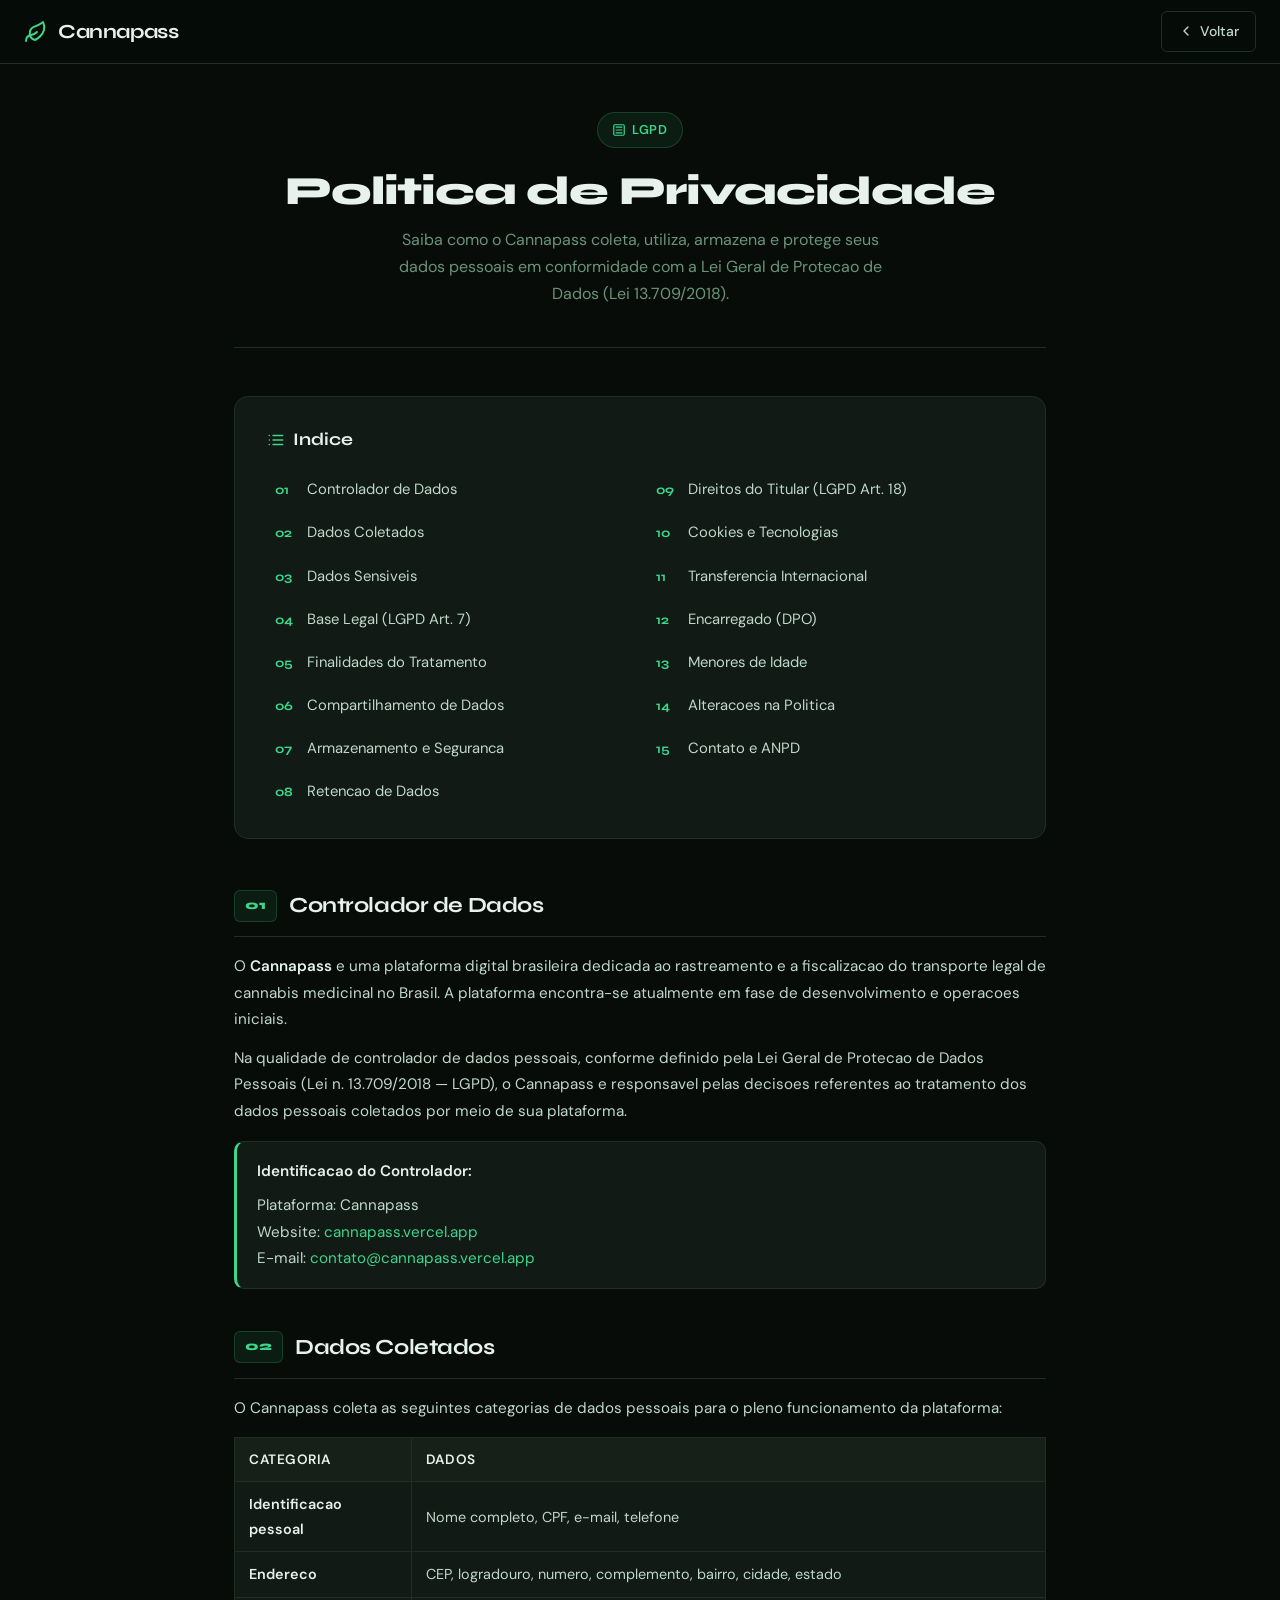
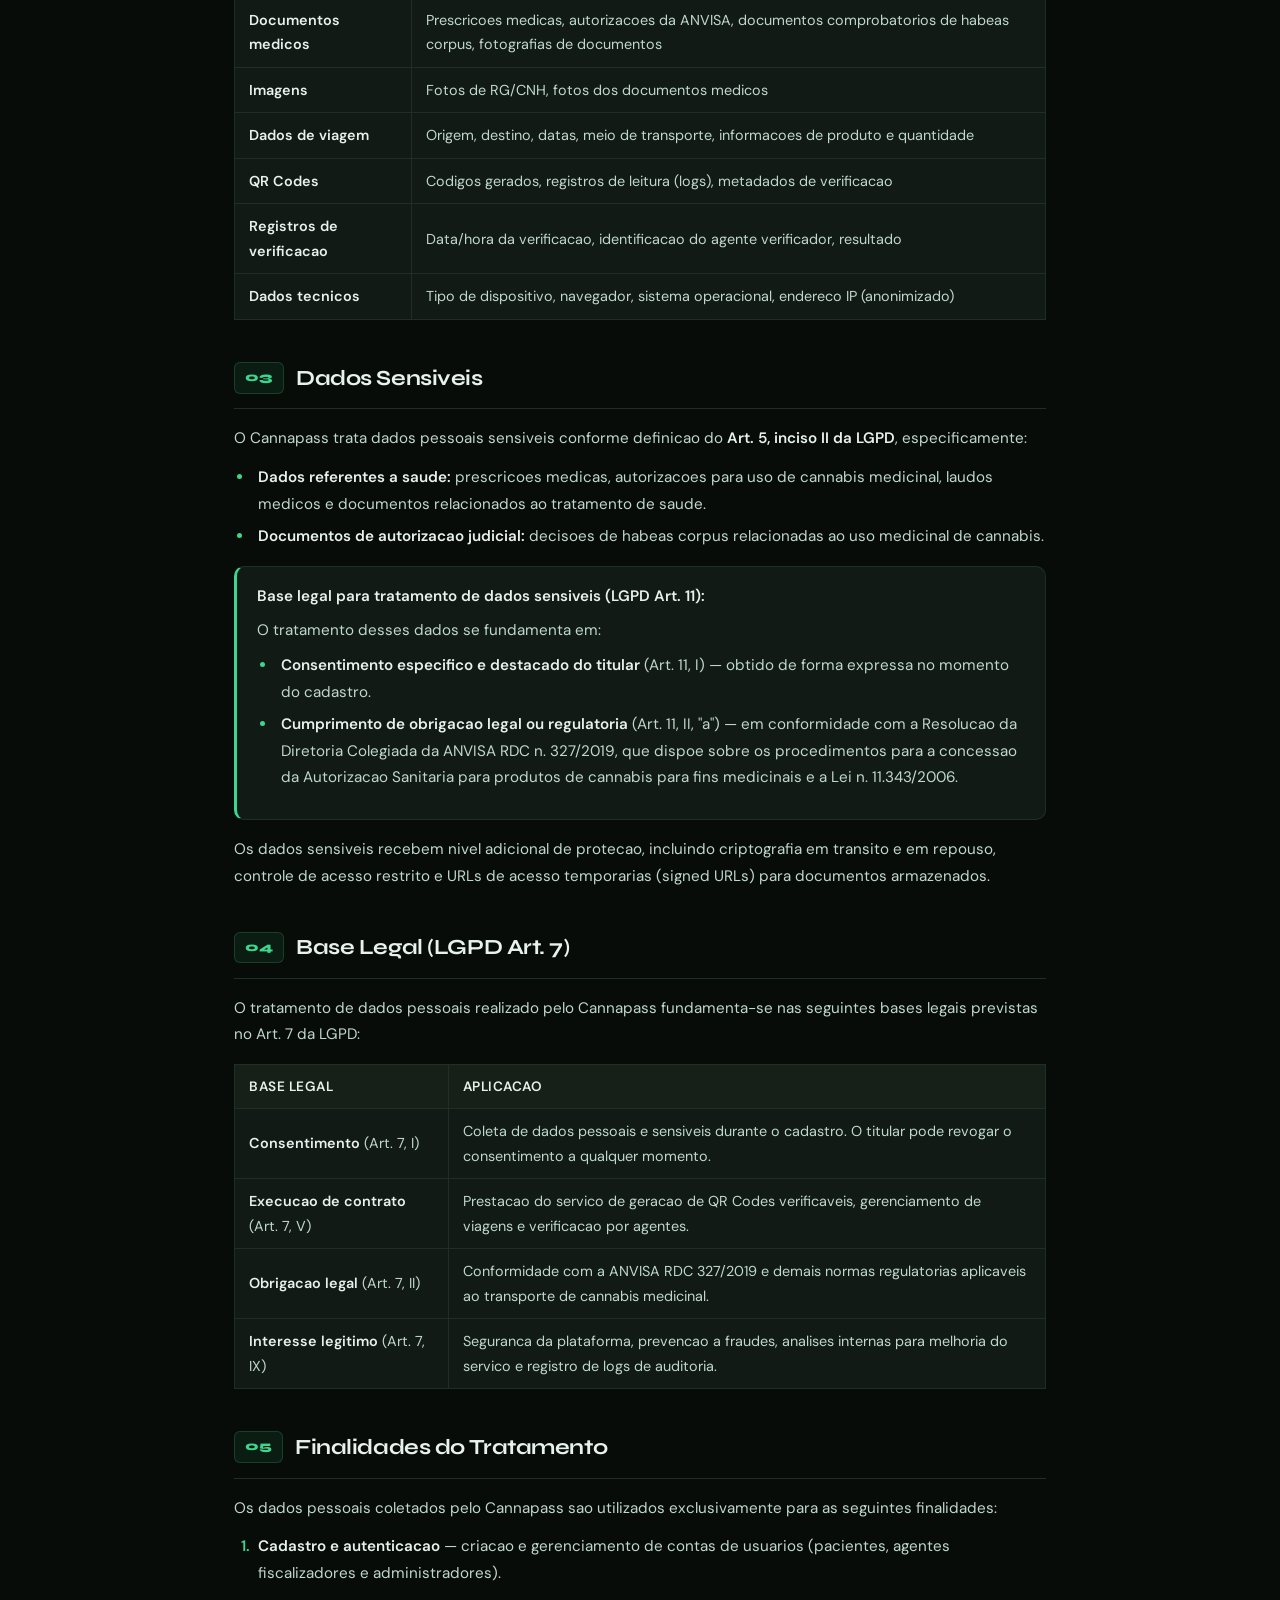
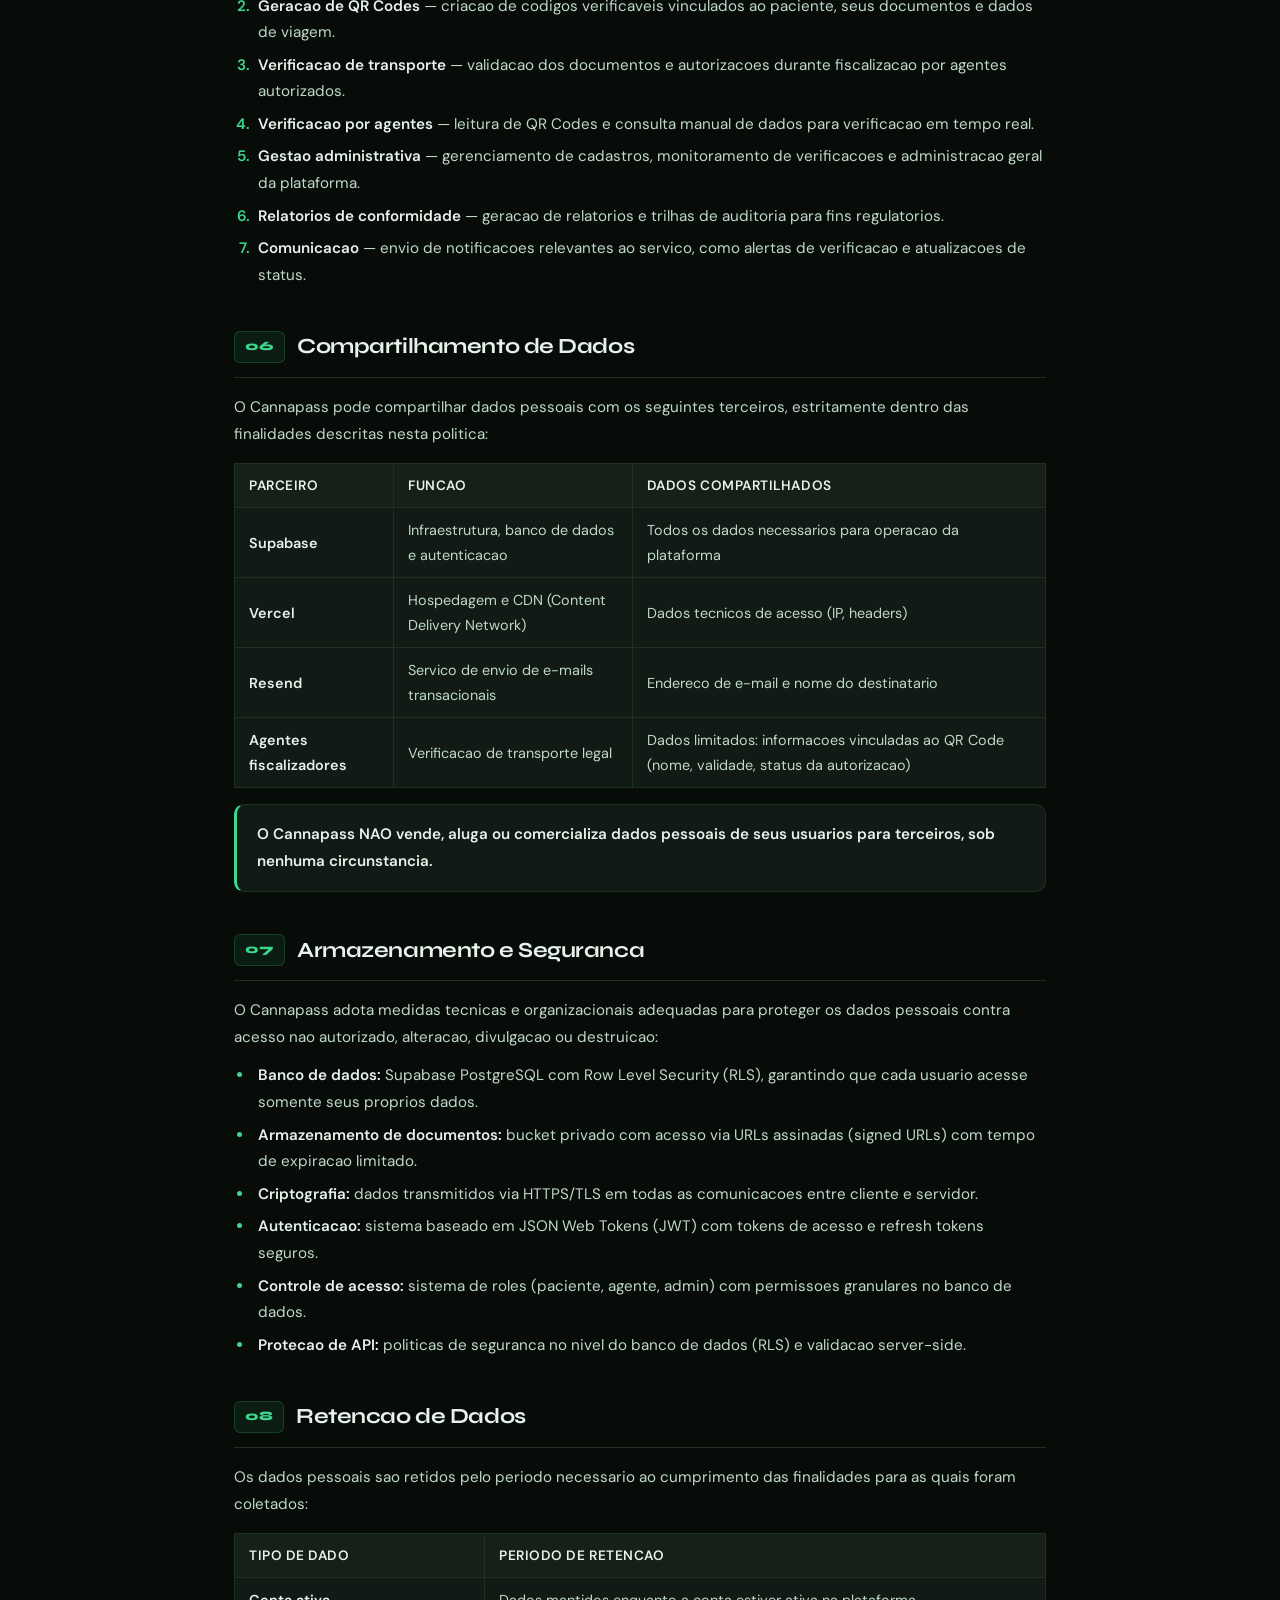
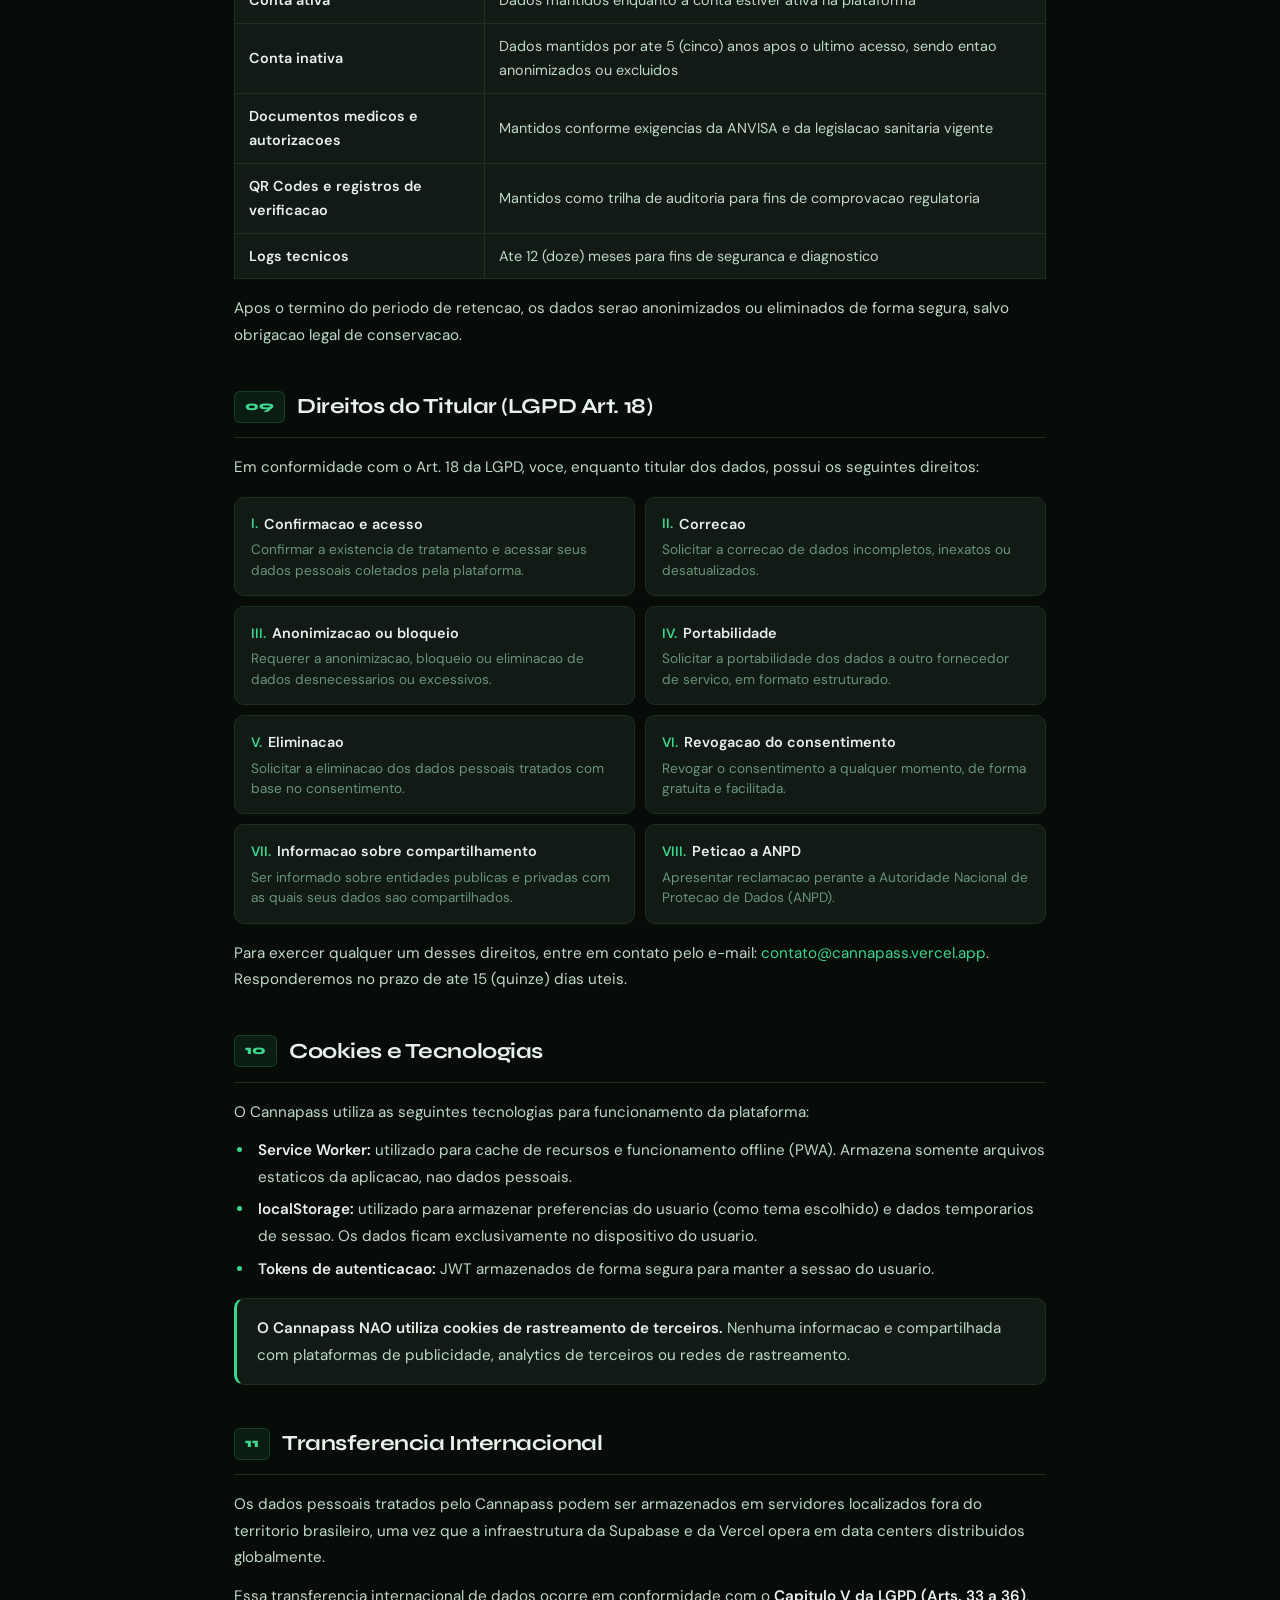
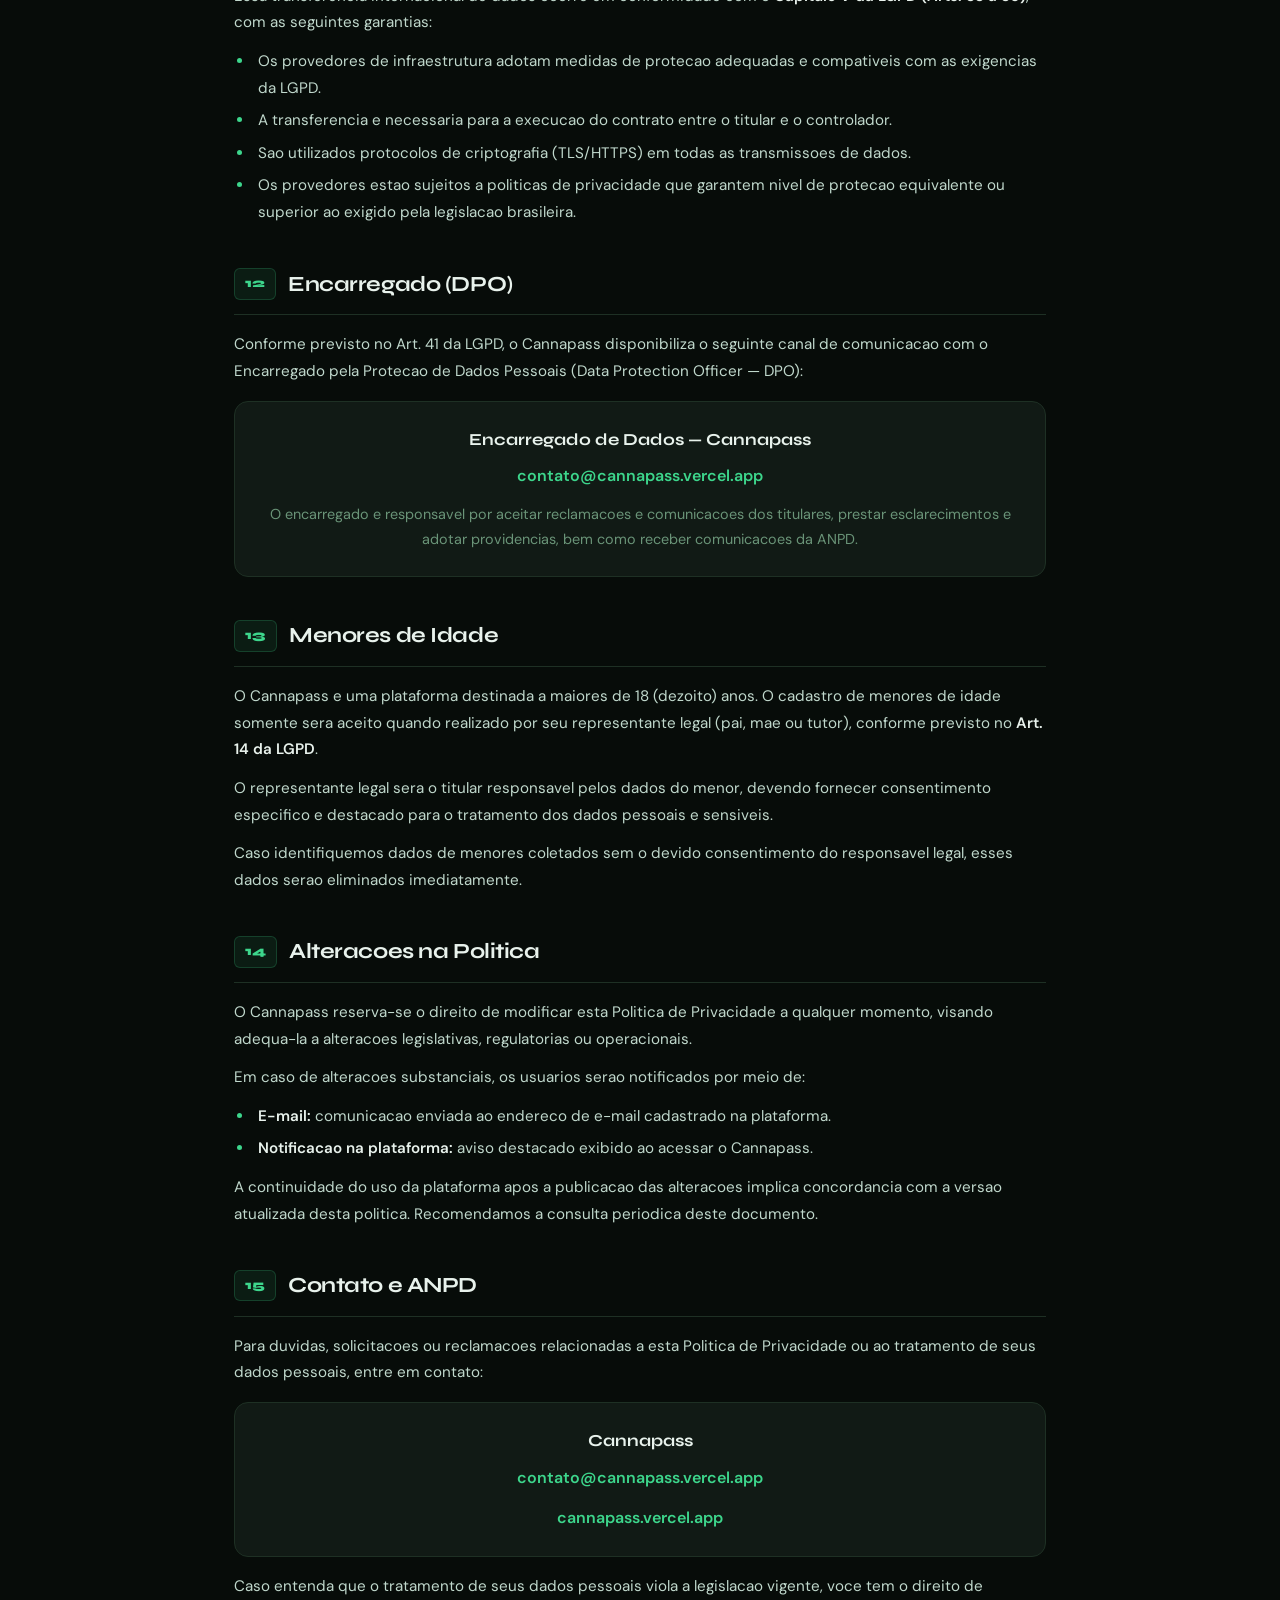
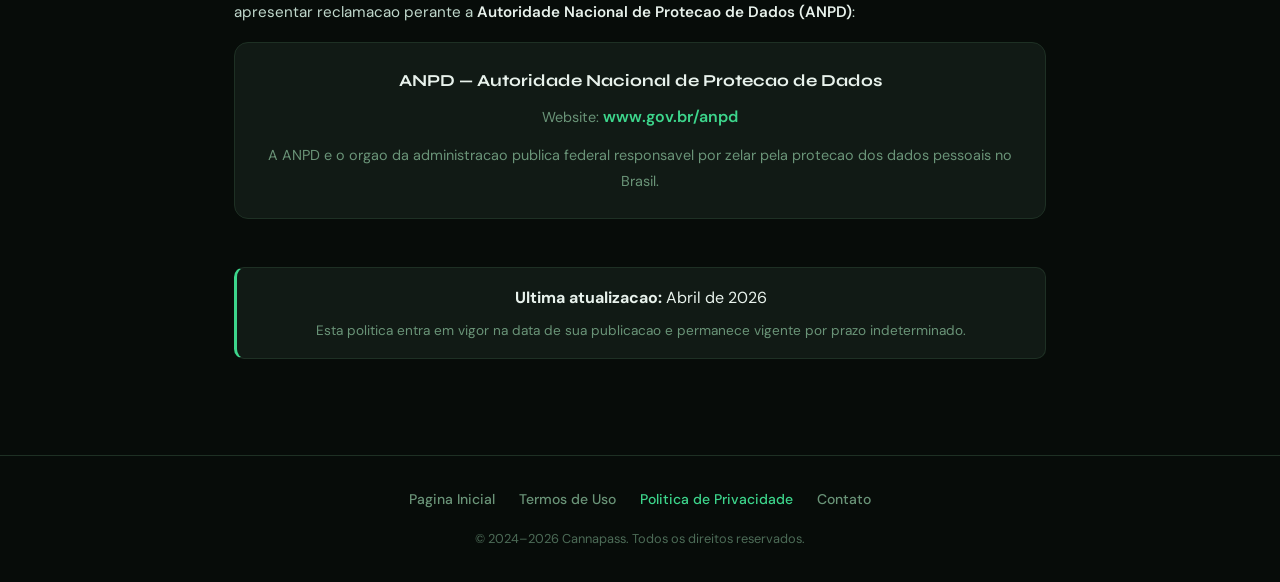
<file: cannapass/privacidade.html>
<!DOCTYPE html>
<html lang="pt-BR">
<head>
  <meta charset="UTF-8">
  <meta name="viewport" content="width=device-width, initial-scale=1.0">
  <meta name="description" content="Cannapass — Politica de Privacidade (LGPD)">
  <meta name="theme-color" content="#22c55e">
  <link rel="icon" type="image/svg+xml" href="favicon.svg">
  <title>Politica de Privacidade — Cannapass</title>

  <!-- Fonts -->
  <link rel="preconnect" href="https://fonts.googleapis.com">
  <link rel="preconnect" href="https://fonts.gstatic.com" crossorigin>
  <link href="https://fonts.googleapis.com/css2?family=DM+Sans:wght@400;500;600;700&family=Syne:wght@600;700;800&display=swap" rel="stylesheet">

  <style>
    /* ═══ Reset ═══ */
    *, *::before, *::after { box-sizing: border-box; margin: 0; padding: 0; }

    /* ═══ Design Tokens ═══ */
    :root {
      --bg: #070c09;
      --bg-2: #0a0f0d;
      --surface: #111a15;
      --surface-2: #162019;
      --surface-3: #1a2820;
      --border: #1e3024;
      --border-2: #264030;
      --green: #3dd68c;
      --green-hover: #2bc47a;
      --green-2: #22a86a;
      --green-soft: rgba(61, 214, 140, 0.08);
      --green-glow: rgba(61, 214, 140, 0.15);
      --text: #e8f2ec;
      --text-2: #c0d8cc;
      --muted: #6a9478;
      --font-heading: 'Syne', sans-serif;
      --font-body: 'DM Sans', -apple-system, BlinkMacSystemFont, sans-serif;
      --radius: 14px;
      --radius-sm: 10px;
      --radius-xs: 6px;
      --shadow: 0 4px 24px rgba(0, 0, 0, 0.3);
      --shadow-sm: 0 2px 8px rgba(0, 0, 0, 0.2);
      --transition: 0.25s cubic-bezier(0.4, 0, 0.2, 1);
    }

    /* ═══ Base ═══ */
    html { scroll-behavior: smooth; scroll-padding-top: 80px; }
    body {
      font-family: var(--font-body);
      background: var(--bg);
      color: var(--text);
      line-height: 1.7;
      font-size: 16px;
      -webkit-font-smoothing: antialiased;
      -moz-osx-font-smoothing: grayscale;
    }

    a { color: var(--green); text-decoration: none; transition: color var(--transition); }
    a:hover { color: var(--green-hover); text-decoration: underline; }

    /* ═══ Navbar ═══ */
    .navbar {
      position: sticky;
      top: 0;
      z-index: 100;
      background: rgba(7, 12, 9, 0.85);
      backdrop-filter: blur(16px);
      -webkit-backdrop-filter: blur(16px);
      border-bottom: 1px solid var(--border);
      padding: 0 24px;
      height: 64px;
      display: flex;
      align-items: center;
      justify-content: space-between;
    }
    .navbar-brand {
      display: flex;
      align-items: center;
      gap: 10px;
      text-decoration: none;
      color: var(--text);
    }
    .navbar-brand:hover { text-decoration: none; color: var(--text); }
    .navbar-brand svg { color: var(--green); flex-shrink: 0; }
    .navbar-brand span {
      font-family: var(--font-heading);
      font-weight: 700;
      font-size: 1.25rem;
      letter-spacing: -0.02em;
    }
    .navbar-back {
      display: inline-flex;
      align-items: center;
      gap: 6px;
      padding: 8px 16px;
      border: 1px solid var(--border);
      border-radius: var(--radius-xs);
      color: var(--text-2);
      font-size: 0.875rem;
      font-weight: 500;
      transition: all var(--transition);
      text-decoration: none;
    }
    .navbar-back:hover {
      border-color: var(--green);
      color: var(--green);
      text-decoration: none;
      background: var(--green-soft);
    }

    /* ═══ Main Container ═══ */
    .container {
      max-width: 860px;
      margin: 0 auto;
      padding: 48px 24px 80px;
    }

    /* ═══ Page Header ═══ */
    .page-header {
      text-align: center;
      margin-bottom: 48px;
      padding-bottom: 40px;
      border-bottom: 1px solid var(--border);
    }
    .page-header-badge {
      display: inline-flex;
      align-items: center;
      gap: 6px;
      padding: 6px 14px;
      background: var(--green-soft);
      border: 1px solid rgba(61, 214, 140, 0.2);
      border-radius: 9999px;
      font-size: 0.8rem;
      font-weight: 600;
      color: var(--green);
      text-transform: uppercase;
      letter-spacing: 0.05em;
      margin-bottom: 20px;
    }
    .page-header h1 {
      font-family: var(--font-heading);
      font-size: 2.5rem;
      font-weight: 800;
      letter-spacing: -0.03em;
      line-height: 1.15;
      margin-bottom: 12px;
      color: var(--text);
    }
    .page-header p {
      color: var(--muted);
      font-size: 1rem;
      max-width: 520px;
      margin: 0 auto;
    }

    /* ═══ Table of Contents ═══ */
    .toc {
      background: var(--surface);
      border: 1px solid var(--border);
      border-radius: var(--radius);
      padding: 28px 32px;
      margin-bottom: 48px;
    }
    .toc-title {
      font-family: var(--font-heading);
      font-size: 1.1rem;
      font-weight: 700;
      color: var(--text);
      margin-bottom: 16px;
      display: flex;
      align-items: center;
      gap: 8px;
    }
    .toc-title svg { color: var(--green); }
    .toc ol {
      list-style: none;
      counter-reset: toc-counter;
      columns: 1;
    }
    .toc ol li {
      counter-increment: toc-counter;
      margin-bottom: 6px;
    }
    .toc ol li a {
      display: flex;
      align-items: baseline;
      gap: 10px;
      padding: 6px 8px;
      border-radius: var(--radius-xs);
      color: var(--text-2);
      font-size: 0.925rem;
      transition: all var(--transition);
    }
    .toc ol li a::before {
      content: counter(toc-counter, decimal-leading-zero);
      font-family: var(--font-heading);
      font-weight: 700;
      font-size: 0.8rem;
      color: var(--green);
      min-width: 22px;
    }
    .toc ol li a:hover {
      background: var(--green-soft);
      color: var(--green);
      text-decoration: none;
    }

    @media (min-width: 640px) {
      .toc ol { columns: 2; column-gap: 16px; }
      .toc ol li { break-inside: avoid; }
    }

    /* ═══ Sections ═══ */
    .section {
      margin-bottom: 40px;
      scroll-margin-top: 80px;
    }
    .section-header {
      display: flex;
      align-items: center;
      gap: 12px;
      margin-bottom: 16px;
      padding-bottom: 12px;
      border-bottom: 1px solid var(--border);
    }
    .section-number {
      font-family: var(--font-heading);
      font-weight: 800;
      font-size: 0.8rem;
      color: var(--green);
      background: var(--green-soft);
      border: 1px solid rgba(61, 214, 140, 0.2);
      border-radius: var(--radius-xs);
      padding: 4px 10px;
      white-space: nowrap;
    }
    .section h2 {
      font-family: var(--font-heading);
      font-size: 1.35rem;
      font-weight: 700;
      letter-spacing: -0.02em;
      color: var(--text);
    }
    .section p, .section li {
      color: var(--text-2);
      font-size: 0.95rem;
      line-height: 1.75;
    }
    .section p { margin-bottom: 12px; }
    .section p:last-child { margin-bottom: 0; }

    .section ul, .section ol {
      padding-left: 20px;
      margin-bottom: 12px;
    }
    .section li {
      margin-bottom: 6px;
      padding-left: 4px;
    }
    .section ul li::marker { color: var(--green); }
    .section ol li::marker { color: var(--green); font-weight: 600; }

    .section strong { color: var(--text); font-weight: 600; }

    /* ═══ Highlight Box ═══ */
    .highlight-box {
      background: var(--surface);
      border: 1px solid var(--border);
      border-left: 3px solid var(--green);
      border-radius: var(--radius-sm);
      padding: 16px 20px;
      margin: 16px 0;
    }
    .highlight-box p { margin-bottom: 8px; }
    .highlight-box p:last-child { margin-bottom: 0; }

    /* ═══ Data Table ═══ */
    .data-table {
      width: 100%;
      border-collapse: collapse;
      margin: 16px 0;
      font-size: 0.9rem;
    }
    .data-table th, .data-table td {
      text-align: left;
      padding: 10px 14px;
      border: 1px solid var(--border);
    }
    .data-table th {
      background: var(--surface-2);
      color: var(--text);
      font-weight: 600;
      font-size: 0.85rem;
      text-transform: uppercase;
      letter-spacing: 0.04em;
    }
    .data-table td {
      background: var(--surface);
      color: var(--text-2);
    }
    .data-table tr:hover td {
      background: var(--surface-2);
    }

    /* ═══ Rights Grid ═══ */
    .rights-grid {
      display: grid;
      grid-template-columns: 1fr;
      gap: 10px;
      margin: 16px 0;
    }
    @media (min-width: 640px) {
      .rights-grid { grid-template-columns: 1fr 1fr; }
    }
    .right-card {
      background: var(--surface);
      border: 1px solid var(--border);
      border-radius: var(--radius-sm);
      padding: 14px 16px;
      transition: border-color var(--transition);
    }
    .right-card:hover { border-color: var(--green-2); }
    .right-card-title {
      font-weight: 600;
      font-size: 0.9rem;
      color: var(--text);
      margin-bottom: 4px;
      display: flex;
      align-items: center;
      gap: 6px;
    }
    .right-card-title .icon { color: var(--green); font-size: 0.85rem; }
    .right-card p {
      color: var(--muted);
      font-size: 0.85rem;
      line-height: 1.5;
      margin-bottom: 0;
    }

    /* ═══ Contact Box ═══ */
    .contact-box {
      background: var(--surface);
      border: 1px solid var(--border);
      border-radius: var(--radius);
      padding: 24px 28px;
      margin: 16px 0;
      text-align: center;
    }
    .contact-box-title {
      font-family: var(--font-heading);
      font-weight: 700;
      font-size: 1.05rem;
      color: var(--text);
      margin-bottom: 8px;
    }
    .contact-box a {
      font-weight: 600;
      font-size: 1rem;
    }
    .contact-box p {
      color: var(--muted);
      font-size: 0.9rem;
    }

    /* ═══ Footer ═══ */
    .footer {
      border-top: 1px solid var(--border);
      padding: 32px 24px;
      text-align: center;
    }
    .footer-links {
      display: flex;
      justify-content: center;
      gap: 24px;
      margin-bottom: 16px;
      flex-wrap: wrap;
    }
    .footer-links a {
      color: var(--muted);
      font-size: 0.875rem;
      font-weight: 500;
      transition: color var(--transition);
    }
    .footer-links a:hover { color: var(--green); text-decoration: none; }
    .footer-copy {
      color: var(--muted);
      font-size: 0.8rem;
      opacity: 0.7;
    }

    /* ═══ Back to Top ═══ */
    .back-to-top {
      position: fixed;
      bottom: 24px;
      right: 24px;
      width: 44px;
      height: 44px;
      background: var(--surface);
      border: 1px solid var(--border);
      border-radius: 50%;
      display: flex;
      align-items: center;
      justify-content: center;
      color: var(--green);
      cursor: pointer;
      opacity: 0;
      visibility: hidden;
      transition: all var(--transition);
      z-index: 50;
    }
    .back-to-top.visible { opacity: 1; visibility: visible; }
    .back-to-top:hover {
      background: var(--green-soft);
      border-color: var(--green);
      transform: translateY(-2px);
    }

    /* ═══ Responsive ═══ */
    @media (max-width: 639px) {
      .page-header h1 { font-size: 1.8rem; }
      .container { padding: 32px 16px 60px; }
      .toc { padding: 20px; }
      .section h2 { font-size: 1.15rem; }
      .data-table { font-size: 0.82rem; }
      .data-table th, .data-table td { padding: 8px 10px; }
      .navbar { padding: 0 16px; }
    }

    /* ═══ Print ═══ */
    @media print {
      .navbar, .back-to-top, .footer { display: none; }
      body { background: #fff; color: #111; }
      .container { max-width: 100%; padding: 20px; }
      .section, .toc, .highlight-box, .right-card, .contact-box {
        background: #fff;
        border-color: #ddd;
        color: #222;
      }
      a { color: #111; text-decoration: underline; }
    }
  </style>
</head>
<body>

  <!-- ═══ Navbar ═══ -->
  <nav class="navbar" role="navigation" aria-label="Navegacao principal">
    <a href="landing.html" class="navbar-brand" aria-label="Cannapass — Pagina inicial">
      <svg xmlns="http://www.w3.org/2000/svg" width="24" height="24" viewBox="0 0 24 24" fill="none" stroke="currentColor" stroke-width="2" stroke-linecap="round" stroke-linejoin="round"><path d="M11 20A7 7 0 0 1 9.8 6.9C15.5 4.9 17 3.5 19 2c1 2 2 4.5 1 8-1 3.5-2.5 5-4 6.5-1.5 1.5-3 2.5-5 3.5z"/><path d="M2 21c0-3 1.85-5.36 5.08-6C9.5 14.52 12 13 13 12"/></svg>
      <span>Cannapass</span>
    </a>
    <a href="landing.html" class="navbar-back" aria-label="Voltar para a pagina inicial">
      <svg xmlns="http://www.w3.org/2000/svg" width="16" height="16" viewBox="0 0 24 24" fill="none" stroke="currentColor" stroke-width="2" stroke-linecap="round" stroke-linejoin="round"><path d="m15 18-6-6 6-6"/></svg>
      Voltar
    </a>
  </nav>

  <!-- ═══ Content ═══ -->
  <main class="container" id="top">

    <!-- Page Header -->
    <header class="page-header">
      <div class="page-header-badge">
        <svg xmlns="http://www.w3.org/2000/svg" width="14" height="14" viewBox="0 0 24 24" fill="none" stroke="currentColor" stroke-width="2" stroke-linecap="round" stroke-linejoin="round"><rect width="18" height="18" x="3" y="3" rx="2"/><path d="M7 7h10"/><path d="M7 12h10"/><path d="M7 17h10"/></svg>
        LGPD
      </div>
      <h1>Politica de Privacidade</h1>
      <p>Saiba como o Cannapass coleta, utiliza, armazena e protege seus dados pessoais em conformidade com a Lei Geral de Protecao de Dados (Lei 13.709/2018).</p>
    </header>

    <!-- Table of Contents -->
    <nav class="toc" aria-label="Indice da politica de privacidade">
      <div class="toc-title">
        <svg xmlns="http://www.w3.org/2000/svg" width="18" height="18" viewBox="0 0 24 24" fill="none" stroke="currentColor" stroke-width="2" stroke-linecap="round" stroke-linejoin="round"><line x1="8" x2="21" y1="6" y2="6"/><line x1="8" x2="21" y1="12" y2="12"/><line x1="8" x2="21" y1="18" y2="18"/><line x1="3" x2="3.01" y1="6" y2="6"/><line x1="3" x2="3.01" y1="12" y2="12"/><line x1="3" x2="3.01" y1="18" y2="18"/></svg>
        Indice
      </div>
      <ol>
        <li><a href="#controlador">Controlador de Dados</a></li>
        <li><a href="#dados-coletados">Dados Coletados</a></li>
        <li><a href="#dados-sensiveis">Dados Sensiveis</a></li>
        <li><a href="#base-legal">Base Legal (LGPD Art. 7)</a></li>
        <li><a href="#finalidades">Finalidades do Tratamento</a></li>
        <li><a href="#compartilhamento">Compartilhamento de Dados</a></li>
        <li><a href="#armazenamento">Armazenamento e Seguranca</a></li>
        <li><a href="#retencao">Retencao de Dados</a></li>
        <li><a href="#direitos">Direitos do Titular (LGPD Art. 18)</a></li>
        <li><a href="#cookies">Cookies e Tecnologias</a></li>
        <li><a href="#transferencia">Transferencia Internacional</a></li>
        <li><a href="#encarregado">Encarregado (DPO)</a></li>
        <li><a href="#menores">Menores de Idade</a></li>
        <li><a href="#alteracoes">Alteracoes na Politica</a></li>
        <li><a href="#contato">Contato e ANPD</a></li>
      </ol>
    </nav>

    <!-- ═══ 01 — Controlador de Dados ═══ -->
    <section class="section" id="controlador">
      <div class="section-header">
        <span class="section-number">01</span>
        <h2>Controlador de Dados</h2>
      </div>
      <p>O <strong>Cannapass</strong> e uma plataforma digital brasileira dedicada ao rastreamento e a fiscalizacao do transporte legal de cannabis medicinal no Brasil. A plataforma encontra-se atualmente em fase de desenvolvimento e operacoes iniciais.</p>
      <p>Na qualidade de controlador de dados pessoais, conforme definido pela Lei Geral de Protecao de Dados Pessoais (Lei n. 13.709/2018 — LGPD), o Cannapass e responsavel pelas decisoes referentes ao tratamento dos dados pessoais coletados por meio de sua plataforma.</p>
      <div class="highlight-box">
        <p><strong>Identificacao do Controlador:</strong></p>
        <p>Plataforma: Cannapass<br>Website: <a href="https://cannapass.vercel.app" target="_blank" rel="noopener">cannapass.vercel.app</a><br>E-mail: <a href="mailto:contato@cannapass.vercel.app">contato@cannapass.vercel.app</a></p>
      </div>
    </section>

    <!-- ═══ 02 — Dados Coletados ═══ -->
    <section class="section" id="dados-coletados">
      <div class="section-header">
        <span class="section-number">02</span>
        <h2>Dados Coletados</h2>
      </div>
      <p>O Cannapass coleta as seguintes categorias de dados pessoais para o pleno funcionamento da plataforma:</p>
      <table class="data-table">
        <thead>
          <tr>
            <th>Categoria</th>
            <th>Dados</th>
          </tr>
        </thead>
        <tbody>
          <tr>
            <td><strong>Identificacao pessoal</strong></td>
            <td>Nome completo, CPF, e-mail, telefone</td>
          </tr>
          <tr>
            <td><strong>Endereco</strong></td>
            <td>CEP, logradouro, numero, complemento, bairro, cidade, estado</td>
          </tr>
          <tr>
            <td><strong>Documentos medicos</strong></td>
            <td>Prescricoes medicas, autorizacoes da ANVISA, documentos comprobatorios de habeas corpus, fotografias de documentos</td>
          </tr>
          <tr>
            <td><strong>Imagens</strong></td>
            <td>Fotos de RG/CNH, fotos dos documentos medicos</td>
          </tr>
          <tr>
            <td><strong>Dados de viagem</strong></td>
            <td>Origem, destino, datas, meio de transporte, informacoes de produto e quantidade</td>
          </tr>
          <tr>
            <td><strong>QR Codes</strong></td>
            <td>Codigos gerados, registros de leitura (logs), metadados de verificacao</td>
          </tr>
          <tr>
            <td><strong>Registros de verificacao</strong></td>
            <td>Data/hora da verificacao, identificacao do agente verificador, resultado</td>
          </tr>
          <tr>
            <td><strong>Dados tecnicos</strong></td>
            <td>Tipo de dispositivo, navegador, sistema operacional, endereco IP (anonimizado)</td>
          </tr>
        </tbody>
      </table>
    </section>

    <!-- ═══ 03 — Dados Sensiveis ═══ -->
    <section class="section" id="dados-sensiveis">
      <div class="section-header">
        <span class="section-number">03</span>
        <h2>Dados Sensiveis</h2>
      </div>
      <p>O Cannapass trata dados pessoais sensiveis conforme definicao do <strong>Art. 5, inciso II da LGPD</strong>, especificamente:</p>
      <ul>
        <li><strong>Dados referentes a saude:</strong> prescricoes medicas, autorizacoes para uso de cannabis medicinal, laudos medicos e documentos relacionados ao tratamento de saude.</li>
        <li><strong>Documentos de autorizacao judicial:</strong> decisoes de habeas corpus relacionadas ao uso medicinal de cannabis.</li>
      </ul>
      <div class="highlight-box">
        <p><strong>Base legal para tratamento de dados sensiveis (LGPD Art. 11):</strong></p>
        <p>O tratamento desses dados se fundamenta em:</p>
        <ul>
          <li><strong>Consentimento especifico e destacado do titular</strong> (Art. 11, I) — obtido de forma expressa no momento do cadastro.</li>
          <li><strong>Cumprimento de obrigacao legal ou regulatoria</strong> (Art. 11, II, "a") — em conformidade com a Resolucao da Diretoria Colegiada da ANVISA RDC n. 327/2019, que dispoe sobre os procedimentos para a concessao da Autorizacao Sanitaria para produtos de cannabis para fins medicinais e a Lei n. 11.343/2006.</li>
        </ul>
      </div>
      <p>Os dados sensiveis recebem nivel adicional de protecao, incluindo criptografia em transito e em repouso, controle de acesso restrito e URLs de acesso temporarias (signed URLs) para documentos armazenados.</p>
    </section>

    <!-- ═══ 04 — Base Legal ═══ -->
    <section class="section" id="base-legal">
      <div class="section-header">
        <span class="section-number">04</span>
        <h2>Base Legal (LGPD Art. 7)</h2>
      </div>
      <p>O tratamento de dados pessoais realizado pelo Cannapass fundamenta-se nas seguintes bases legais previstas no Art. 7 da LGPD:</p>
      <table class="data-table">
        <thead>
          <tr>
            <th>Base Legal</th>
            <th>Aplicacao</th>
          </tr>
        </thead>
        <tbody>
          <tr>
            <td><strong>Consentimento</strong> (Art. 7, I)</td>
            <td>Coleta de dados pessoais e sensiveis durante o cadastro. O titular pode revogar o consentimento a qualquer momento.</td>
          </tr>
          <tr>
            <td><strong>Execucao de contrato</strong> (Art. 7, V)</td>
            <td>Prestacao do servico de geracao de QR Codes verificaveis, gerenciamento de viagens e verificacao por agentes.</td>
          </tr>
          <tr>
            <td><strong>Obrigacao legal</strong> (Art. 7, II)</td>
            <td>Conformidade com a ANVISA RDC 327/2019 e demais normas regulatorias aplicaveis ao transporte de cannabis medicinal.</td>
          </tr>
          <tr>
            <td><strong>Interesse legitimo</strong> (Art. 7, IX)</td>
            <td>Seguranca da plataforma, prevencao a fraudes, analises internas para melhoria do servico e registro de logs de auditoria.</td>
          </tr>
        </tbody>
      </table>
    </section>

    <!-- ═══ 05 — Finalidades do Tratamento ═══ -->
    <section class="section" id="finalidades">
      <div class="section-header">
        <span class="section-number">05</span>
        <h2>Finalidades do Tratamento</h2>
      </div>
      <p>Os dados pessoais coletados pelo Cannapass sao utilizados exclusivamente para as seguintes finalidades:</p>
      <ol>
        <li><strong>Cadastro e autenticacao</strong> — criacao e gerenciamento de contas de usuarios (pacientes, agentes fiscalizadores e administradores).</li>
        <li><strong>Geracao de QR Codes</strong> — criacao de codigos verificaveis vinculados ao paciente, seus documentos e dados de viagem.</li>
        <li><strong>Verificacao de transporte</strong> — validacao dos documentos e autorizacoes durante fiscalizacao por agentes autorizados.</li>
        <li><strong>Verificacao por agentes</strong> — leitura de QR Codes e consulta manual de dados para verificacao em tempo real.</li>
        <li><strong>Gestao administrativa</strong> — gerenciamento de cadastros, monitoramento de verificacoes e administracao geral da plataforma.</li>
        <li><strong>Relatorios de conformidade</strong> — geracao de relatorios e trilhas de auditoria para fins regulatorios.</li>
        <li><strong>Comunicacao</strong> — envio de notificacoes relevantes ao servico, como alertas de verificacao e atualizacoes de status.</li>
      </ol>
    </section>

    <!-- ═══ 06 — Compartilhamento de Dados ═══ -->
    <section class="section" id="compartilhamento">
      <div class="section-header">
        <span class="section-number">06</span>
        <h2>Compartilhamento de Dados</h2>
      </div>
      <p>O Cannapass pode compartilhar dados pessoais com os seguintes terceiros, estritamente dentro das finalidades descritas nesta politica:</p>
      <table class="data-table">
        <thead>
          <tr>
            <th>Parceiro</th>
            <th>Funcao</th>
            <th>Dados Compartilhados</th>
          </tr>
        </thead>
        <tbody>
          <tr>
            <td><strong>Supabase</strong></td>
            <td>Infraestrutura, banco de dados e autenticacao</td>
            <td>Todos os dados necessarios para operacao da plataforma</td>
          </tr>
          <tr>
            <td><strong>Vercel</strong></td>
            <td>Hospedagem e CDN (Content Delivery Network)</td>
            <td>Dados tecnicos de acesso (IP, headers)</td>
          </tr>
          <tr>
            <td><strong>Resend</strong></td>
            <td>Servico de envio de e-mails transacionais</td>
            <td>Endereco de e-mail e nome do destinatario</td>
          </tr>
          <tr>
            <td><strong>Agentes fiscalizadores</strong></td>
            <td>Verificacao de transporte legal</td>
            <td>Dados limitados: informacoes vinculadas ao QR Code (nome, validade, status da autorizacao)</td>
          </tr>
        </tbody>
      </table>
      <div class="highlight-box">
        <p><strong>O Cannapass NAO vende, aluga ou comercializa dados pessoais de seus usuarios para terceiros, sob nenhuma circunstancia.</strong></p>
      </div>
    </section>

    <!-- ═══ 07 — Armazenamento e Seguranca ═══ -->
    <section class="section" id="armazenamento">
      <div class="section-header">
        <span class="section-number">07</span>
        <h2>Armazenamento e Seguranca</h2>
      </div>
      <p>O Cannapass adota medidas tecnicas e organizacionais adequadas para proteger os dados pessoais contra acesso nao autorizado, alteracao, divulgacao ou destruicao:</p>
      <ul>
        <li><strong>Banco de dados:</strong> Supabase PostgreSQL com Row Level Security (RLS), garantindo que cada usuario acesse somente seus proprios dados.</li>
        <li><strong>Armazenamento de documentos:</strong> bucket privado com acesso via URLs assinadas (signed URLs) com tempo de expiracao limitado.</li>
        <li><strong>Criptografia:</strong> dados transmitidos via HTTPS/TLS em todas as comunicacoes entre cliente e servidor.</li>
        <li><strong>Autenticacao:</strong> sistema baseado em JSON Web Tokens (JWT) com tokens de acesso e refresh tokens seguros.</li>
        <li><strong>Controle de acesso:</strong> sistema de roles (paciente, agente, admin) com permissoes granulares no banco de dados.</li>
        <li><strong>Protecao de API:</strong> politicas de seguranca no nivel do banco de dados (RLS) e validacao server-side.</li>
      </ul>
    </section>

    <!-- ═══ 08 — Retencao de Dados ═══ -->
    <section class="section" id="retencao">
      <div class="section-header">
        <span class="section-number">08</span>
        <h2>Retencao de Dados</h2>
      </div>
      <p>Os dados pessoais sao retidos pelo periodo necessario ao cumprimento das finalidades para as quais foram coletados:</p>
      <table class="data-table">
        <thead>
          <tr>
            <th>Tipo de Dado</th>
            <th>Periodo de Retencao</th>
          </tr>
        </thead>
        <tbody>
          <tr>
            <td><strong>Conta ativa</strong></td>
            <td>Dados mantidos enquanto a conta estiver ativa na plataforma</td>
          </tr>
          <tr>
            <td><strong>Conta inativa</strong></td>
            <td>Dados mantidos por ate 5 (cinco) anos apos o ultimo acesso, sendo entao anonimizados ou excluidos</td>
          </tr>
          <tr>
            <td><strong>Documentos medicos e autorizacoes</strong></td>
            <td>Mantidos conforme exigencias da ANVISA e da legislacao sanitaria vigente</td>
          </tr>
          <tr>
            <td><strong>QR Codes e registros de verificacao</strong></td>
            <td>Mantidos como trilha de auditoria para fins de comprovacao regulatoria</td>
          </tr>
          <tr>
            <td><strong>Logs tecnicos</strong></td>
            <td>Ate 12 (doze) meses para fins de seguranca e diagnostico</td>
          </tr>
        </tbody>
      </table>
      <p>Apos o termino do periodo de retencao, os dados serao anonimizados ou eliminados de forma segura, salvo obrigacao legal de conservacao.</p>
    </section>

    <!-- ═══ 09 — Direitos do Titular ═══ -->
    <section class="section" id="direitos">
      <div class="section-header">
        <span class="section-number">09</span>
        <h2>Direitos do Titular (LGPD Art. 18)</h2>
      </div>
      <p>Em conformidade com o Art. 18 da LGPD, voce, enquanto titular dos dados, possui os seguintes direitos:</p>
      <div class="rights-grid">
        <div class="right-card">
          <div class="right-card-title"><span class="icon">I.</span> Confirmacao e acesso</div>
          <p>Confirmar a existencia de tratamento e acessar seus dados pessoais coletados pela plataforma.</p>
        </div>
        <div class="right-card">
          <div class="right-card-title"><span class="icon">II.</span> Correcao</div>
          <p>Solicitar a correcao de dados incompletos, inexatos ou desatualizados.</p>
        </div>
        <div class="right-card">
          <div class="right-card-title"><span class="icon">III.</span> Anonimizacao ou bloqueio</div>
          <p>Requerer a anonimizacao, bloqueio ou eliminacao de dados desnecessarios ou excessivos.</p>
        </div>
        <div class="right-card">
          <div class="right-card-title"><span class="icon">IV.</span> Portabilidade</div>
          <p>Solicitar a portabilidade dos dados a outro fornecedor de servico, em formato estruturado.</p>
        </div>
        <div class="right-card">
          <div class="right-card-title"><span class="icon">V.</span> Eliminacao</div>
          <p>Solicitar a eliminacao dos dados pessoais tratados com base no consentimento.</p>
        </div>
        <div class="right-card">
          <div class="right-card-title"><span class="icon">VI.</span> Revogacao do consentimento</div>
          <p>Revogar o consentimento a qualquer momento, de forma gratuita e facilitada.</p>
        </div>
        <div class="right-card">
          <div class="right-card-title"><span class="icon">VII.</span> Informacao sobre compartilhamento</div>
          <p>Ser informado sobre entidades publicas e privadas com as quais seus dados sao compartilhados.</p>
        </div>
        <div class="right-card">
          <div class="right-card-title"><span class="icon">VIII.</span> Peticao a ANPD</div>
          <p>Apresentar reclamacao perante a Autoridade Nacional de Protecao de Dados (ANPD).</p>
        </div>
      </div>
      <p>Para exercer qualquer um desses direitos, entre em contato pelo e-mail: <a href="mailto:contato@cannapass.vercel.app">contato@cannapass.vercel.app</a>. Responderemos no prazo de ate 15 (quinze) dias uteis.</p>
    </section>

    <!-- ═══ 10 — Cookies e Tecnologias ═══ -->
    <section class="section" id="cookies">
      <div class="section-header">
        <span class="section-number">10</span>
        <h2>Cookies e Tecnologias</h2>
      </div>
      <p>O Cannapass utiliza as seguintes tecnologias para funcionamento da plataforma:</p>
      <ul>
        <li><strong>Service Worker:</strong> utilizado para cache de recursos e funcionamento offline (PWA). Armazena somente arquivos estaticos da aplicacao, nao dados pessoais.</li>
        <li><strong>localStorage:</strong> utilizado para armazenar preferencias do usuario (como tema escolhido) e dados temporarios de sessao. Os dados ficam exclusivamente no dispositivo do usuario.</li>
        <li><strong>Tokens de autenticacao:</strong> JWT armazenados de forma segura para manter a sessao do usuario.</li>
      </ul>
      <div class="highlight-box">
        <p><strong>O Cannapass NAO utiliza cookies de rastreamento de terceiros.</strong> Nenhuma informacao e compartilhada com plataformas de publicidade, analytics de terceiros ou redes de rastreamento.</p>
      </div>
    </section>

    <!-- ═══ 11 — Transferencia Internacional ═══ -->
    <section class="section" id="transferencia">
      <div class="section-header">
        <span class="section-number">11</span>
        <h2>Transferencia Internacional</h2>
      </div>
      <p>Os dados pessoais tratados pelo Cannapass podem ser armazenados em servidores localizados fora do territorio brasileiro, uma vez que a infraestrutura da Supabase e da Vercel opera em data centers distribuidos globalmente.</p>
      <p>Essa transferencia internacional de dados ocorre em conformidade com o <strong>Capitulo V da LGPD (Arts. 33 a 36)</strong>, com as seguintes garantias:</p>
      <ul>
        <li>Os provedores de infraestrutura adotam medidas de protecao adequadas e compativeis com as exigencias da LGPD.</li>
        <li>A transferencia e necessaria para a execucao do contrato entre o titular e o controlador.</li>
        <li>Sao utilizados protocolos de criptografia (TLS/HTTPS) em todas as transmissoes de dados.</li>
        <li>Os provedores estao sujeitos a politicas de privacidade que garantem nivel de protecao equivalente ou superior ao exigido pela legislacao brasileira.</li>
      </ul>
    </section>

    <!-- ═══ 12 — Encarregado (DPO) ═══ -->
    <section class="section" id="encarregado">
      <div class="section-header">
        <span class="section-number">12</span>
        <h2>Encarregado (DPO)</h2>
      </div>
      <p>Conforme previsto no Art. 41 da LGPD, o Cannapass disponibiliza o seguinte canal de comunicacao com o Encarregado pela Protecao de Dados Pessoais (Data Protection Officer — DPO):</p>
      <div class="contact-box">
        <div class="contact-box-title">Encarregado de Dados — Cannapass</div>
        <p><a href="mailto:contato@cannapass.vercel.app">contato@cannapass.vercel.app</a></p>
        <p>O encarregado e responsavel por aceitar reclamacoes e comunicacoes dos titulares, prestar esclarecimentos e adotar providencias, bem como receber comunicacoes da ANPD.</p>
      </div>
    </section>

    <!-- ═══ 13 — Menores de Idade ═══ -->
    <section class="section" id="menores">
      <div class="section-header">
        <span class="section-number">13</span>
        <h2>Menores de Idade</h2>
      </div>
      <p>O Cannapass e uma plataforma destinada a maiores de 18 (dezoito) anos. O cadastro de menores de idade somente sera aceito quando realizado por seu representante legal (pai, mae ou tutor), conforme previsto no <strong>Art. 14 da LGPD</strong>.</p>
      <p>O representante legal sera o titular responsavel pelos dados do menor, devendo fornecer consentimento especifico e destacado para o tratamento dos dados pessoais e sensiveis.</p>
      <p>Caso identifiquemos dados de menores coletados sem o devido consentimento do responsavel legal, esses dados serao eliminados imediatamente.</p>
    </section>

    <!-- ═══ 14 — Alteracoes na Politica ═══ -->
    <section class="section" id="alteracoes">
      <div class="section-header">
        <span class="section-number">14</span>
        <h2>Alteracoes na Politica</h2>
      </div>
      <p>O Cannapass reserva-se o direito de modificar esta Politica de Privacidade a qualquer momento, visando adequa-la a alteracoes legislativas, regulatorias ou operacionais.</p>
      <p>Em caso de alteracoes substanciais, os usuarios serao notificados por meio de:</p>
      <ul>
        <li><strong>E-mail:</strong> comunicacao enviada ao endereco de e-mail cadastrado na plataforma.</li>
        <li><strong>Notificacao na plataforma:</strong> aviso destacado exibido ao acessar o Cannapass.</li>
      </ul>
      <p>A continuidade do uso da plataforma apos a publicacao das alteracoes implica concordancia com a versao atualizada desta politica. Recomendamos a consulta periodica deste documento.</p>
    </section>

    <!-- ═══ 15 — Contato e ANPD ═══ -->
    <section class="section" id="contato">
      <div class="section-header">
        <span class="section-number">15</span>
        <h2>Contato e ANPD</h2>
      </div>
      <p>Para duvidas, solicitacoes ou reclamacoes relacionadas a esta Politica de Privacidade ou ao tratamento de seus dados pessoais, entre em contato:</p>
      <div class="contact-box">
        <div class="contact-box-title">Cannapass</div>
        <p><a href="mailto:contato@cannapass.vercel.app">contato@cannapass.vercel.app</a></p>
        <p><a href="https://cannapass.vercel.app" target="_blank" rel="noopener">cannapass.vercel.app</a></p>
      </div>
      <p>Caso entenda que o tratamento de seus dados pessoais viola a legislacao vigente, voce tem o direito de apresentar reclamacao perante a <strong>Autoridade Nacional de Protecao de Dados (ANPD)</strong>:</p>
      <div class="contact-box">
        <div class="contact-box-title">ANPD — Autoridade Nacional de Protecao de Dados</div>
        <p>Website: <a href="https://www.gov.br/anpd" target="_blank" rel="noopener">www.gov.br/anpd</a></p>
        <p>A ANPD e o orgao da administracao publica federal responsavel por zelar pela protecao dos dados pessoais no Brasil.</p>
      </div>
    </section>

    <!-- ═══ Last Updated ═══ -->
    <div class="highlight-box" style="text-align: center; margin-top: 48px;">
      <p><strong>Ultima atualizacao:</strong> Abril de 2026</p>
      <p style="color: var(--muted); font-size: 0.85rem;">Esta politica entra em vigor na data de sua publicacao e permanece vigente por prazo indeterminado.</p>
    </div>

  </main>

  <!-- ═══ Footer ═══ -->
  <footer class="footer">
    <div class="footer-links">
      <a href="landing.html">Pagina Inicial</a>
      <a href="termos.html">Termos de Uso</a>
      <a href="privacidade.html" aria-current="page" style="color: var(--green);">Politica de Privacidade</a>
      <a href="mailto:contato@cannapass.vercel.app">Contato</a>
    </div>
    <p class="footer-copy">&copy; 2024–2026 Cannapass. Todos os direitos reservados.</p>
  </footer>

  <!-- ═══ Back to Top ═══ -->
  <button class="back-to-top" id="backToTop" aria-label="Voltar ao topo" title="Voltar ao topo">
    <svg xmlns="http://www.w3.org/2000/svg" width="20" height="20" viewBox="0 0 24 24" fill="none" stroke="currentColor" stroke-width="2" stroke-linecap="round" stroke-linejoin="round"><path d="m18 15-6-6-6 6"/></svg>
  </button>

  <script>
    // Back to top button visibility
    const backToTop = document.getElementById('backToTop');
    let ticking = false;
    window.addEventListener('scroll', function() {
      if (!ticking) {
        window.requestAnimationFrame(function() {
          if (window.scrollY > 400) {
            backToTop.classList.add('visible');
          } else {
            backToTop.classList.remove('visible');
          }
          ticking = false;
        });
        ticking = true;
      }
    });
    backToTop.addEventListener('click', function() {
      window.scrollTo({ top: 0, behavior: 'smooth' });
    });
  </script>

</body>
</html>
</file>
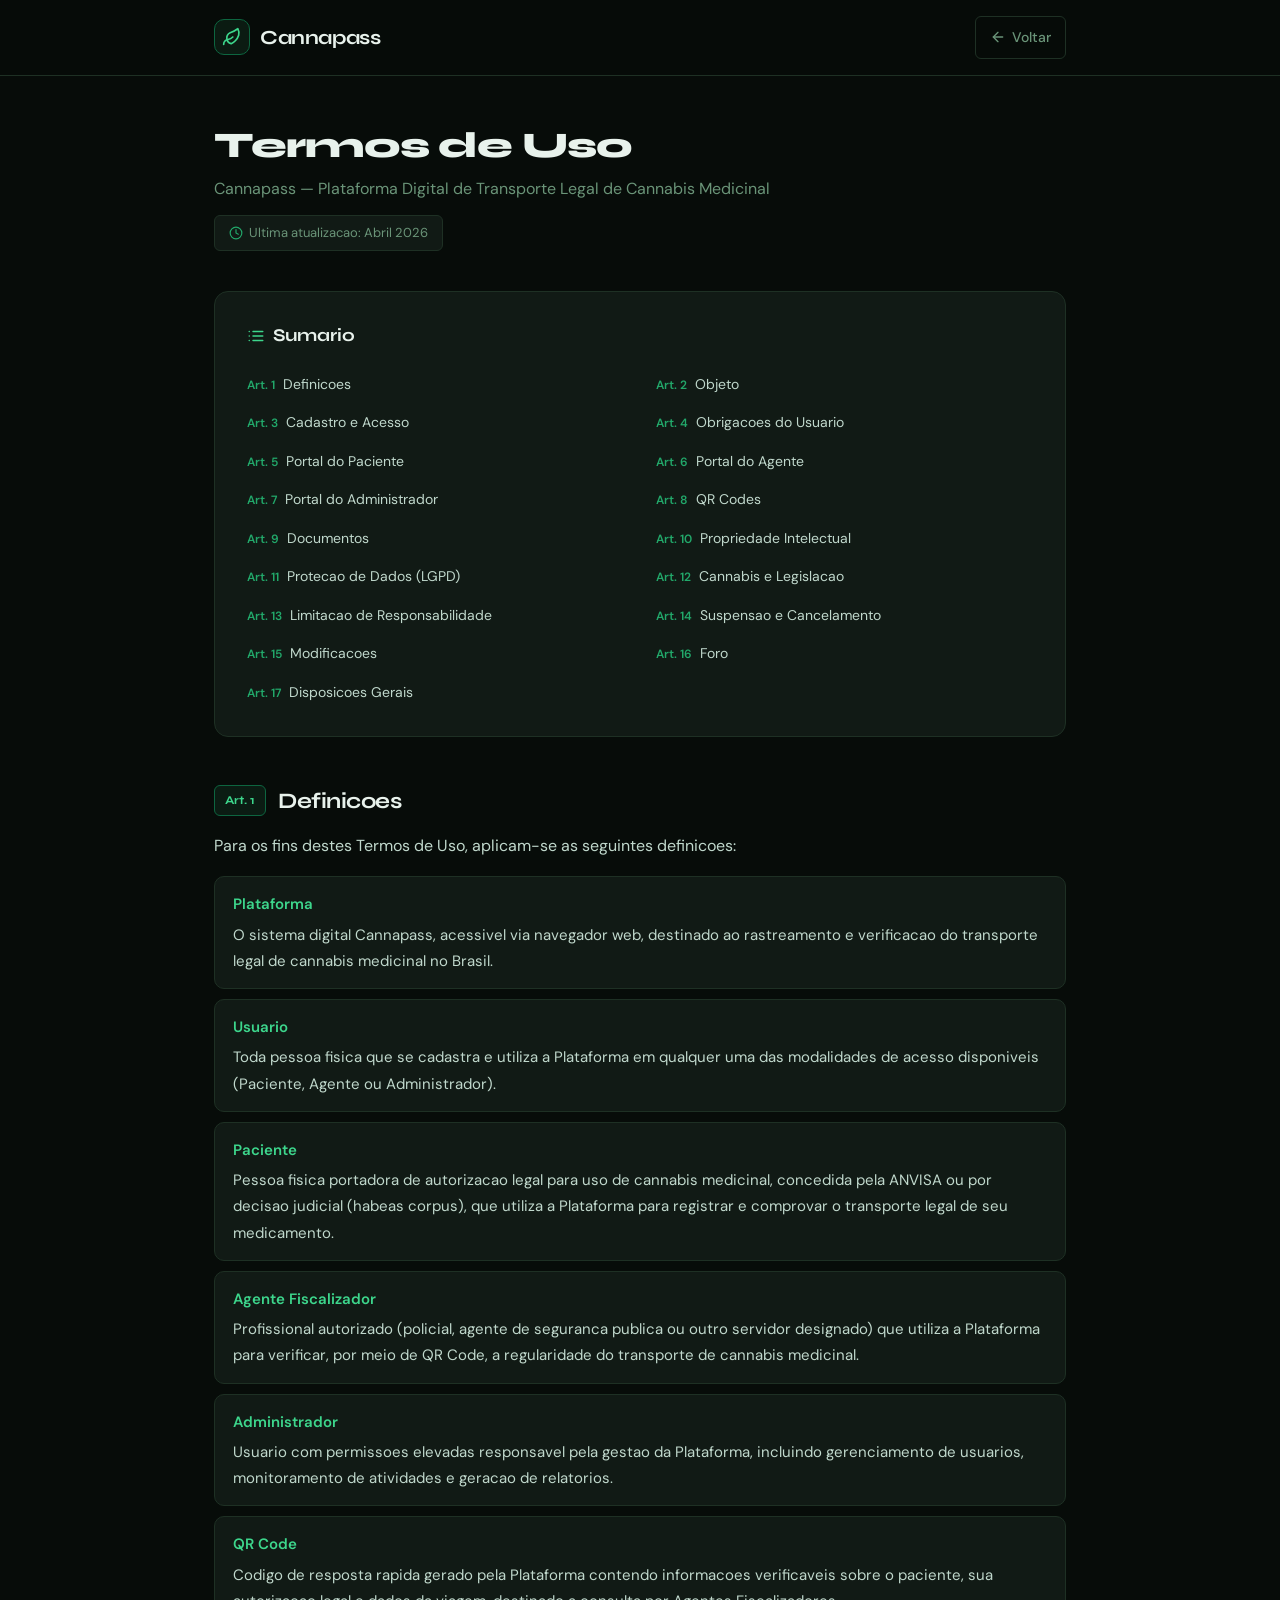
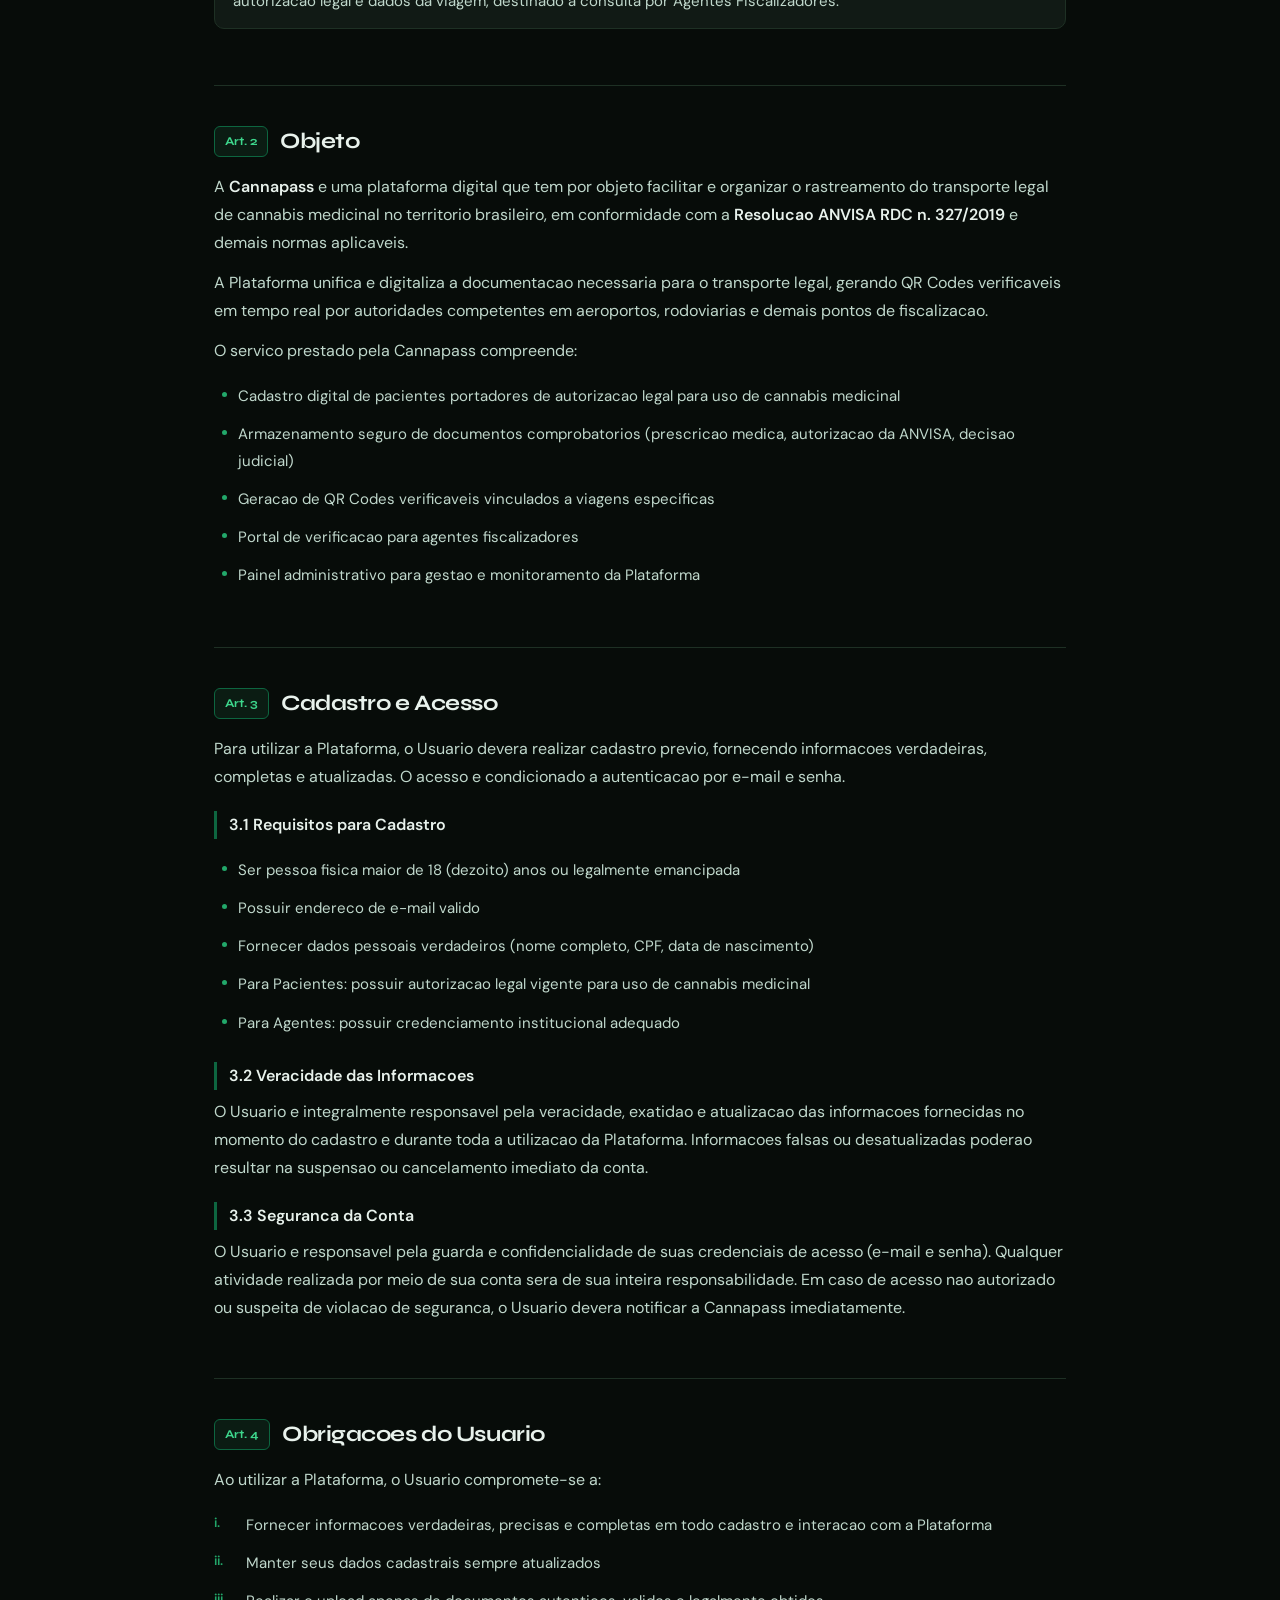
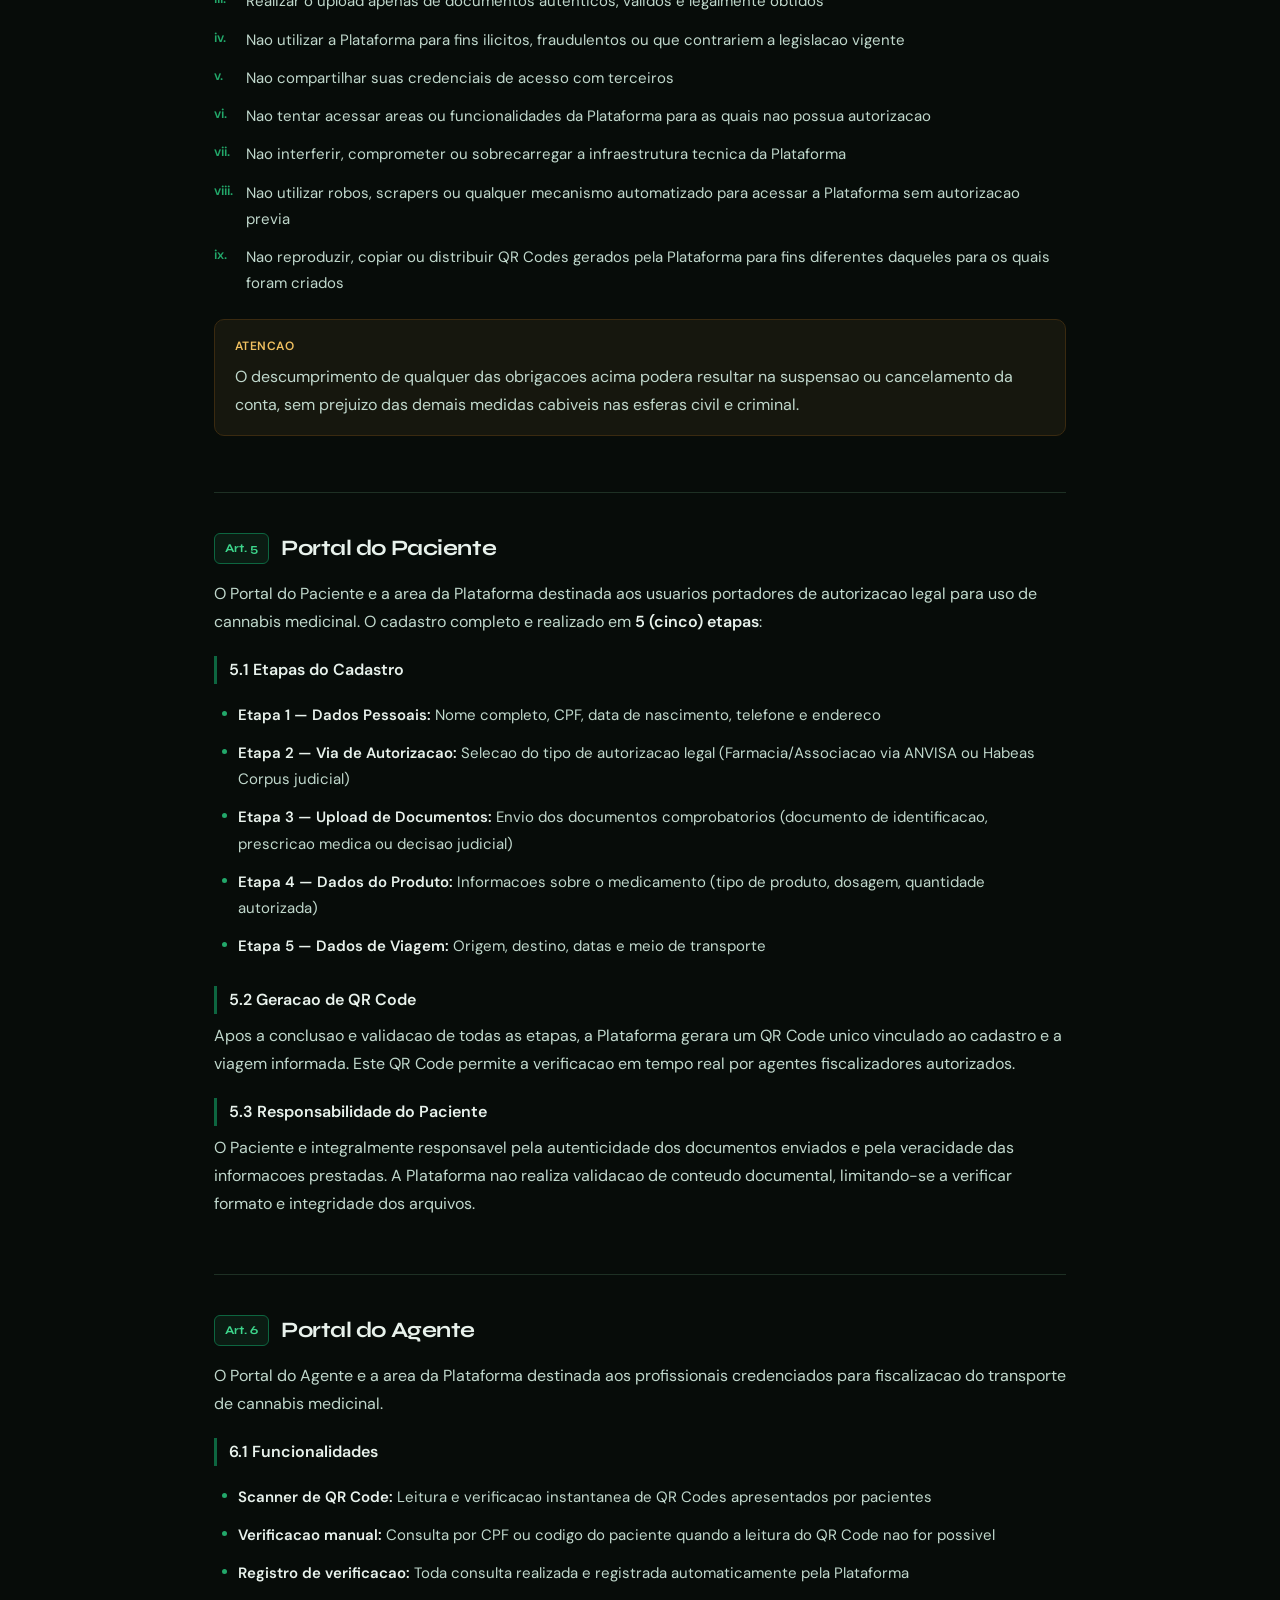
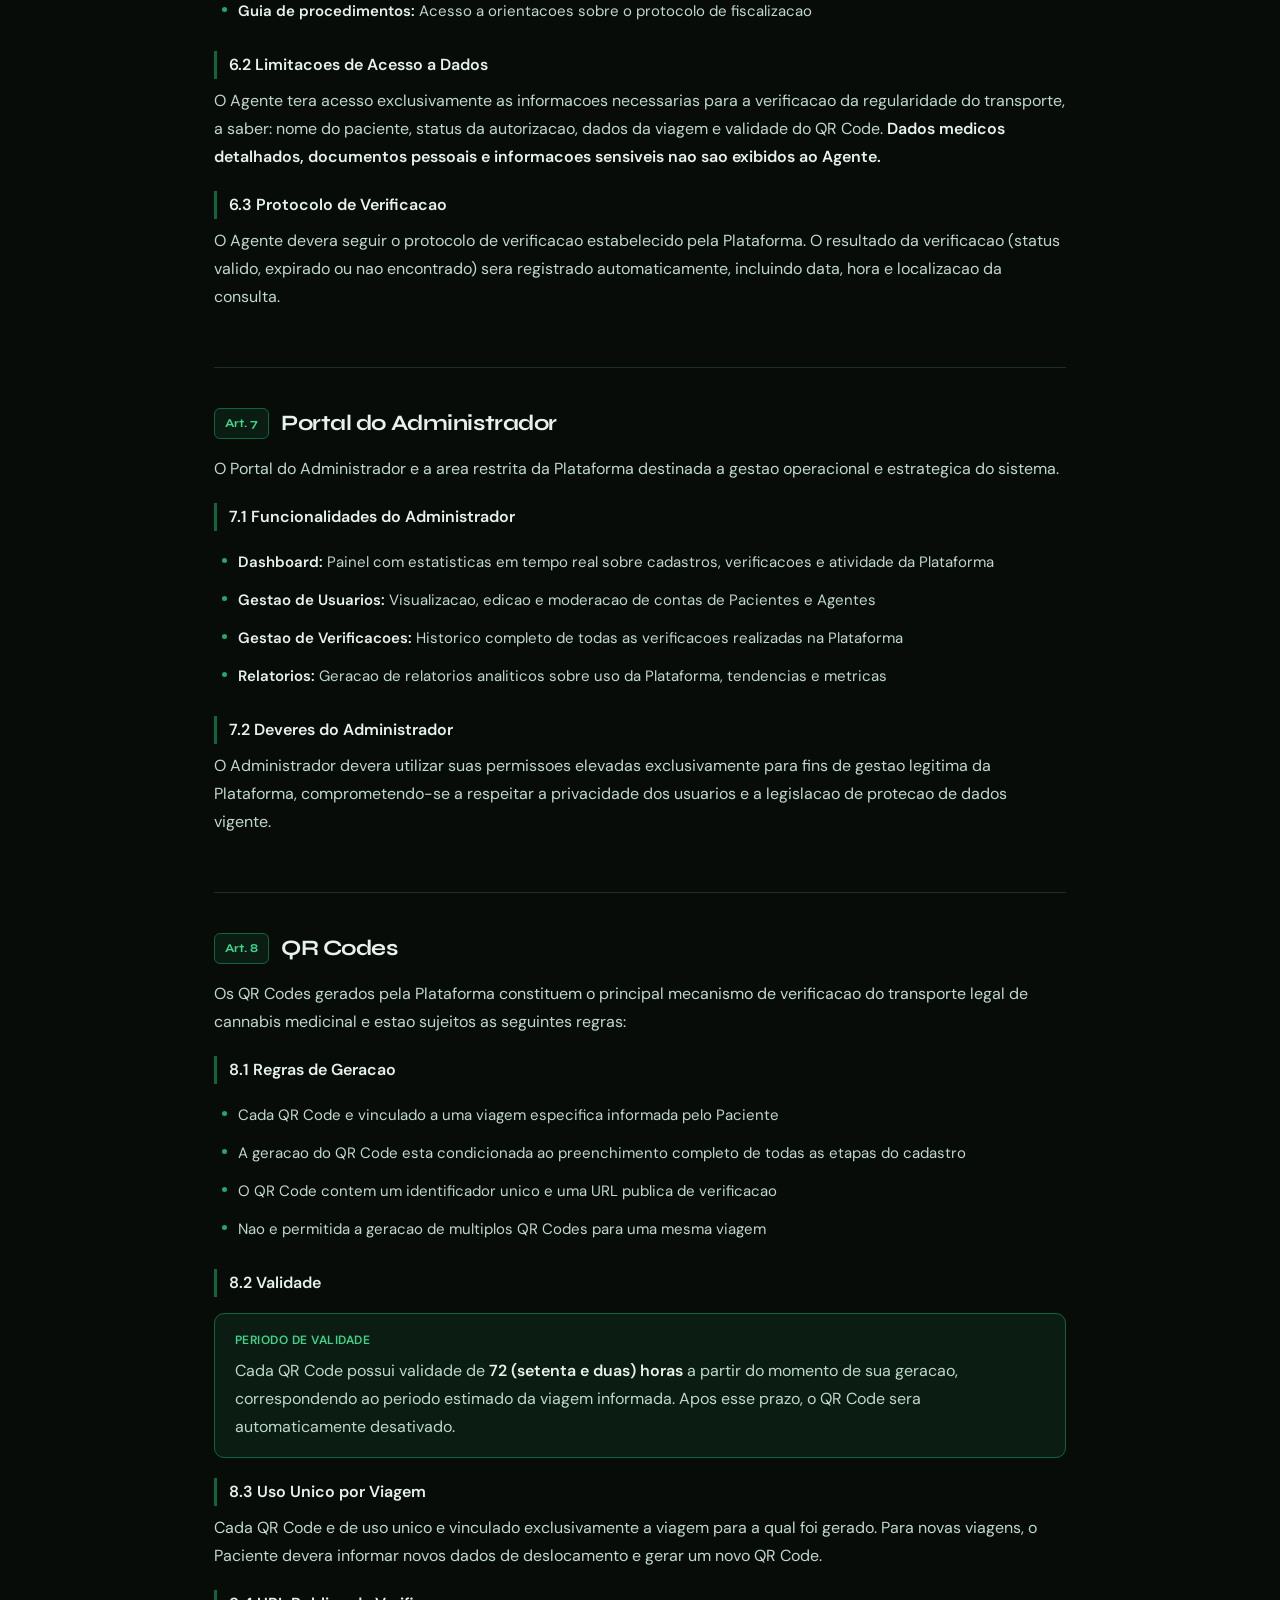
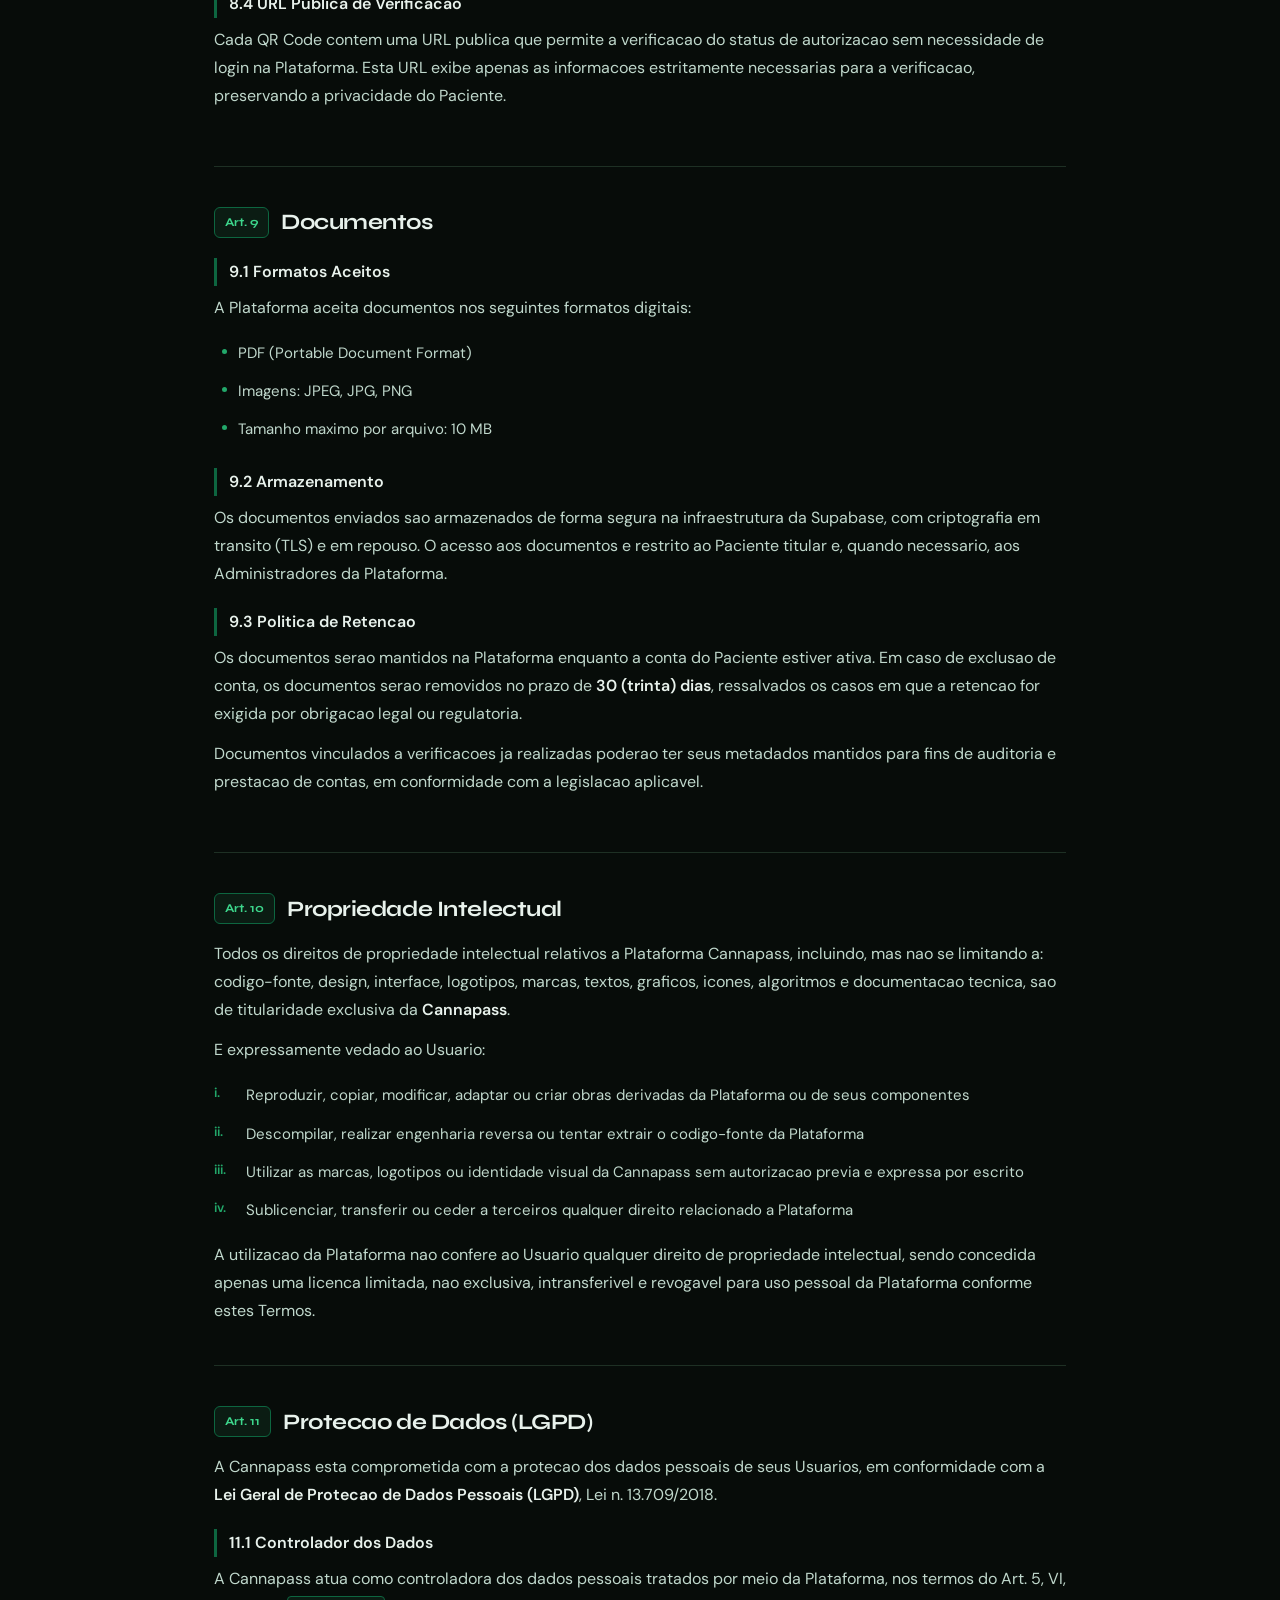
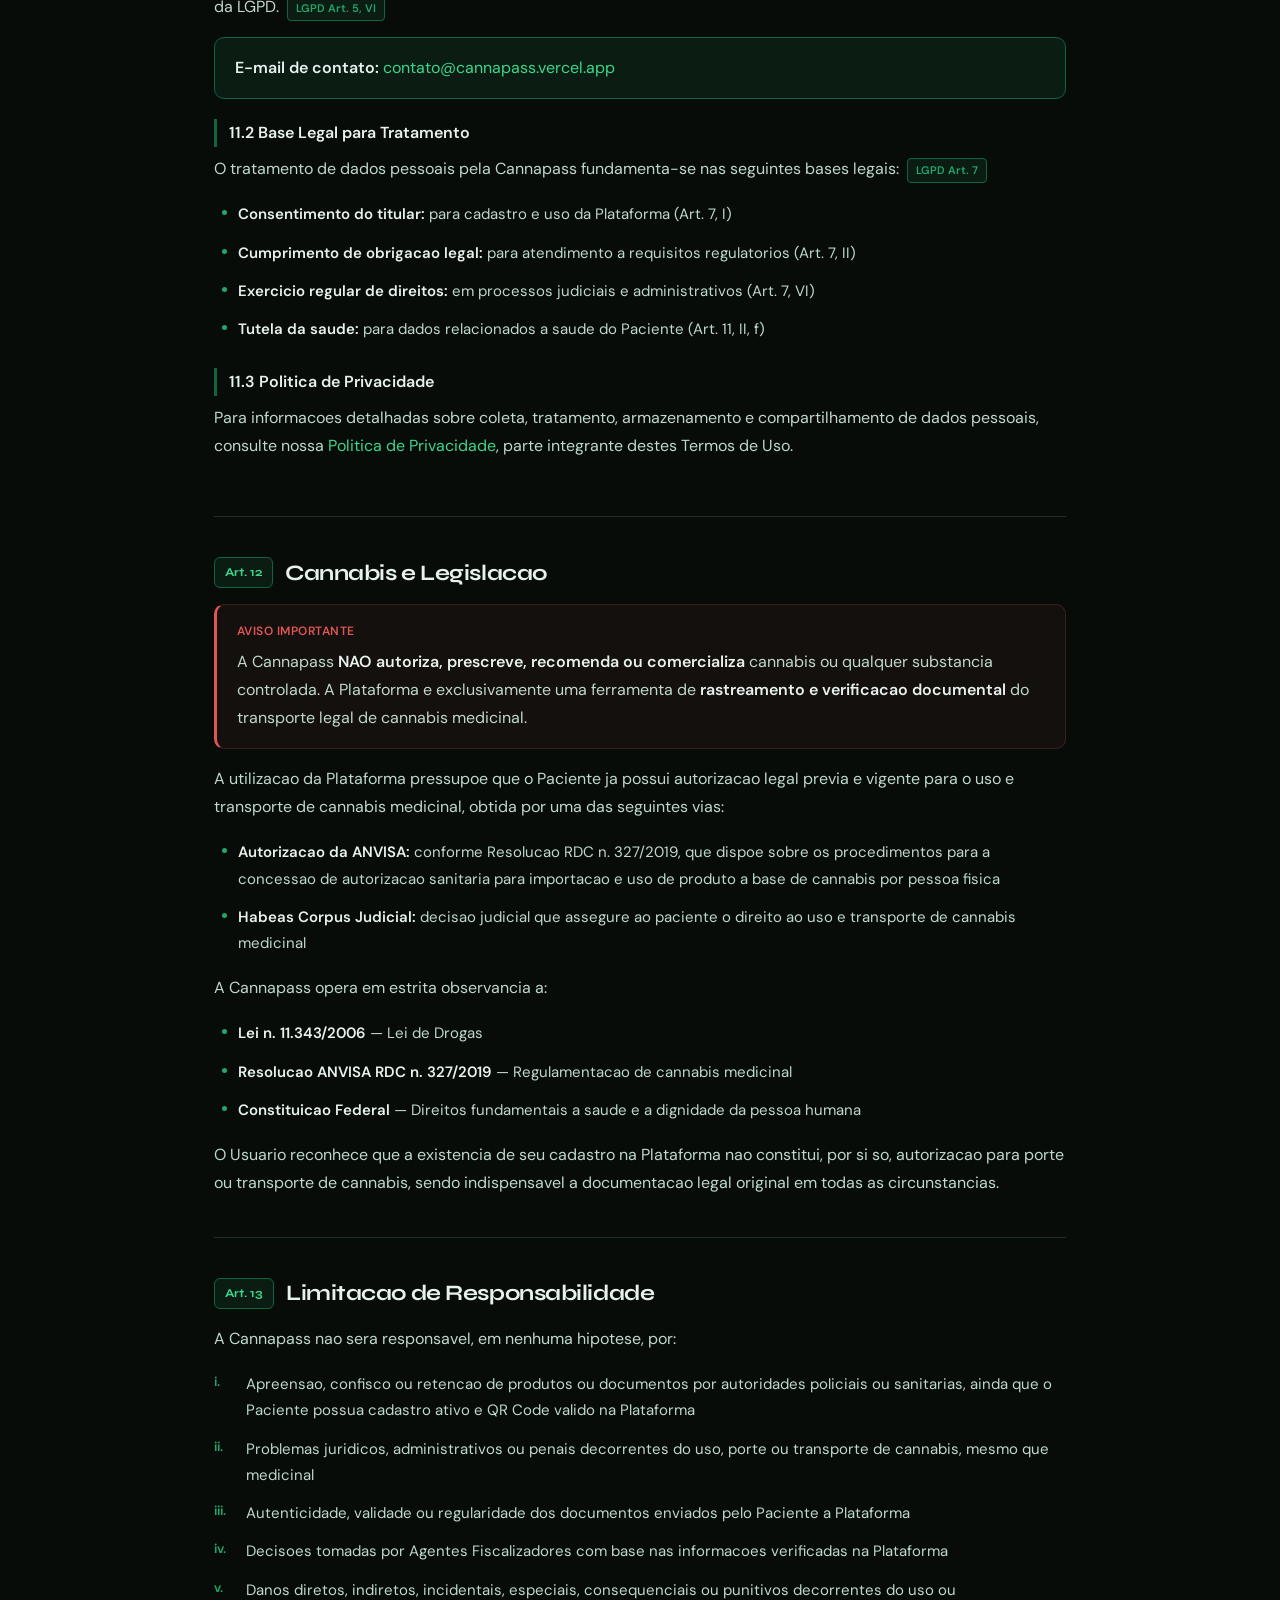
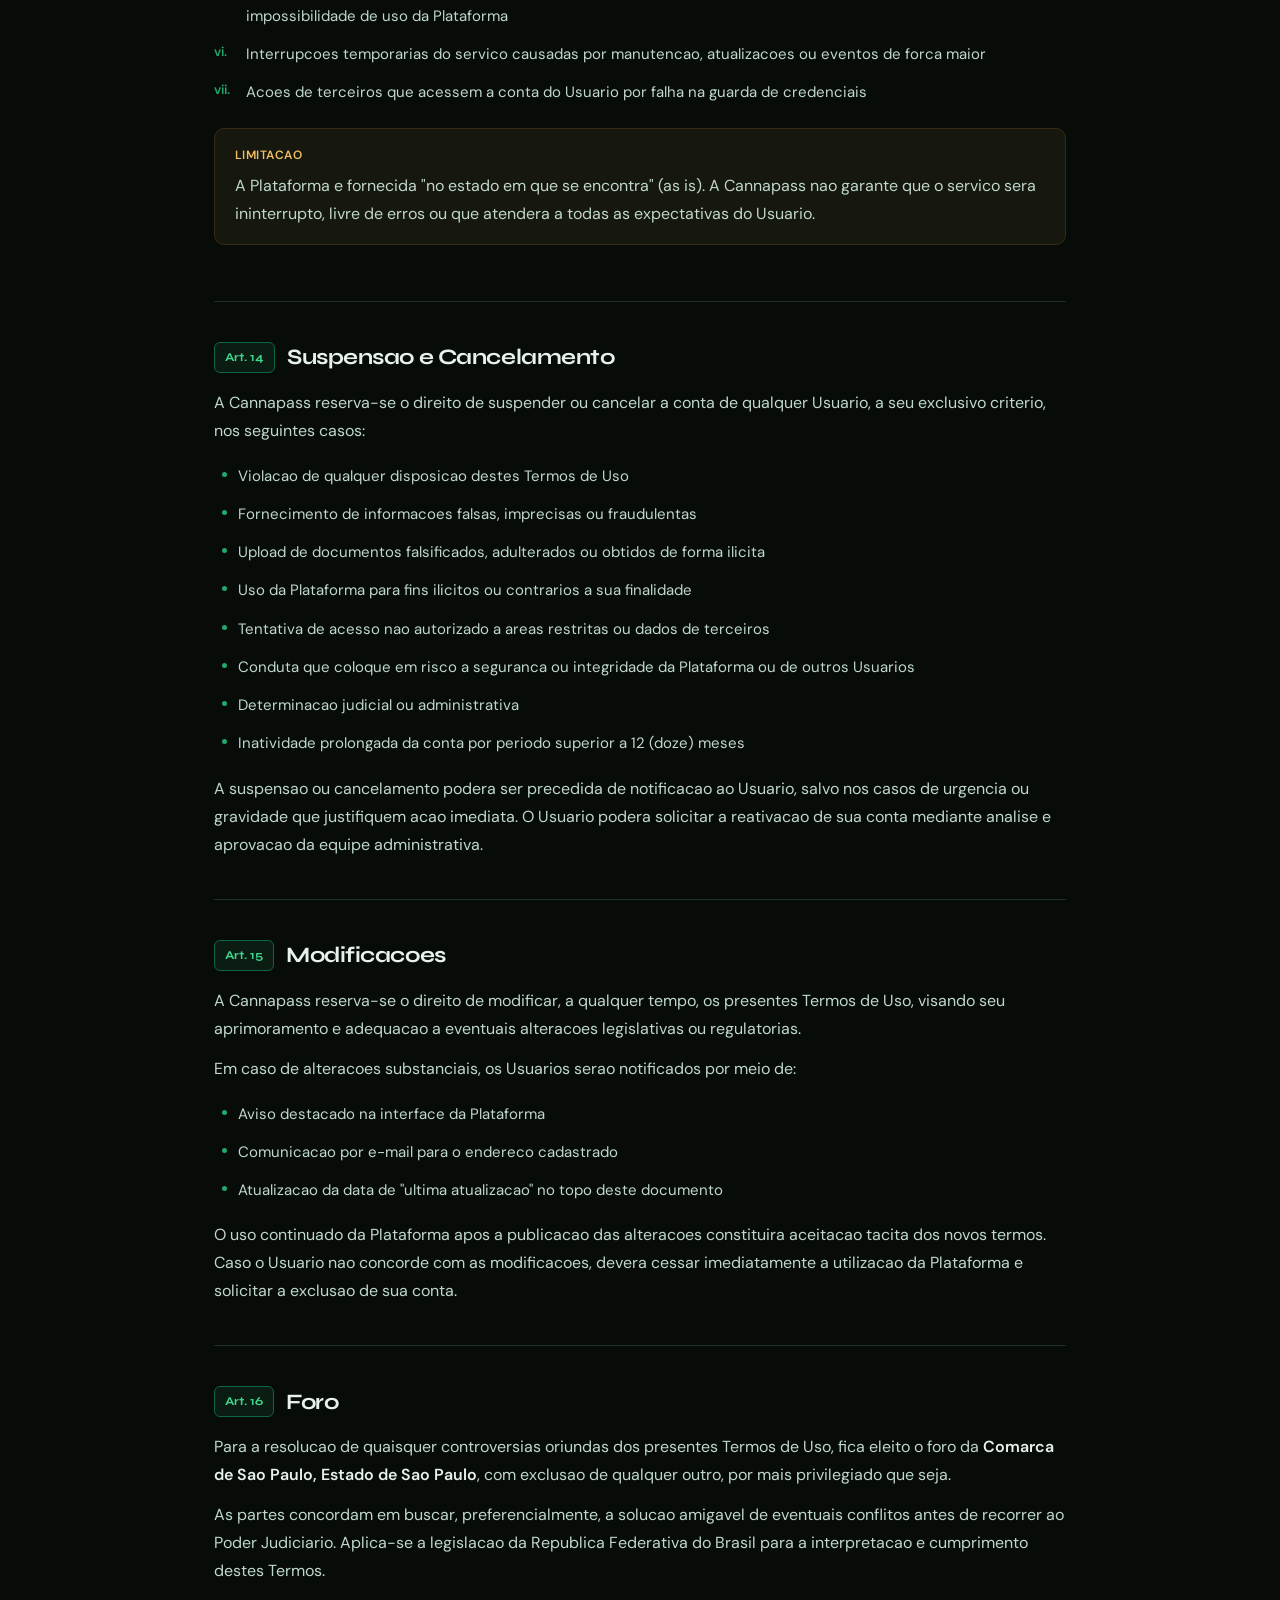
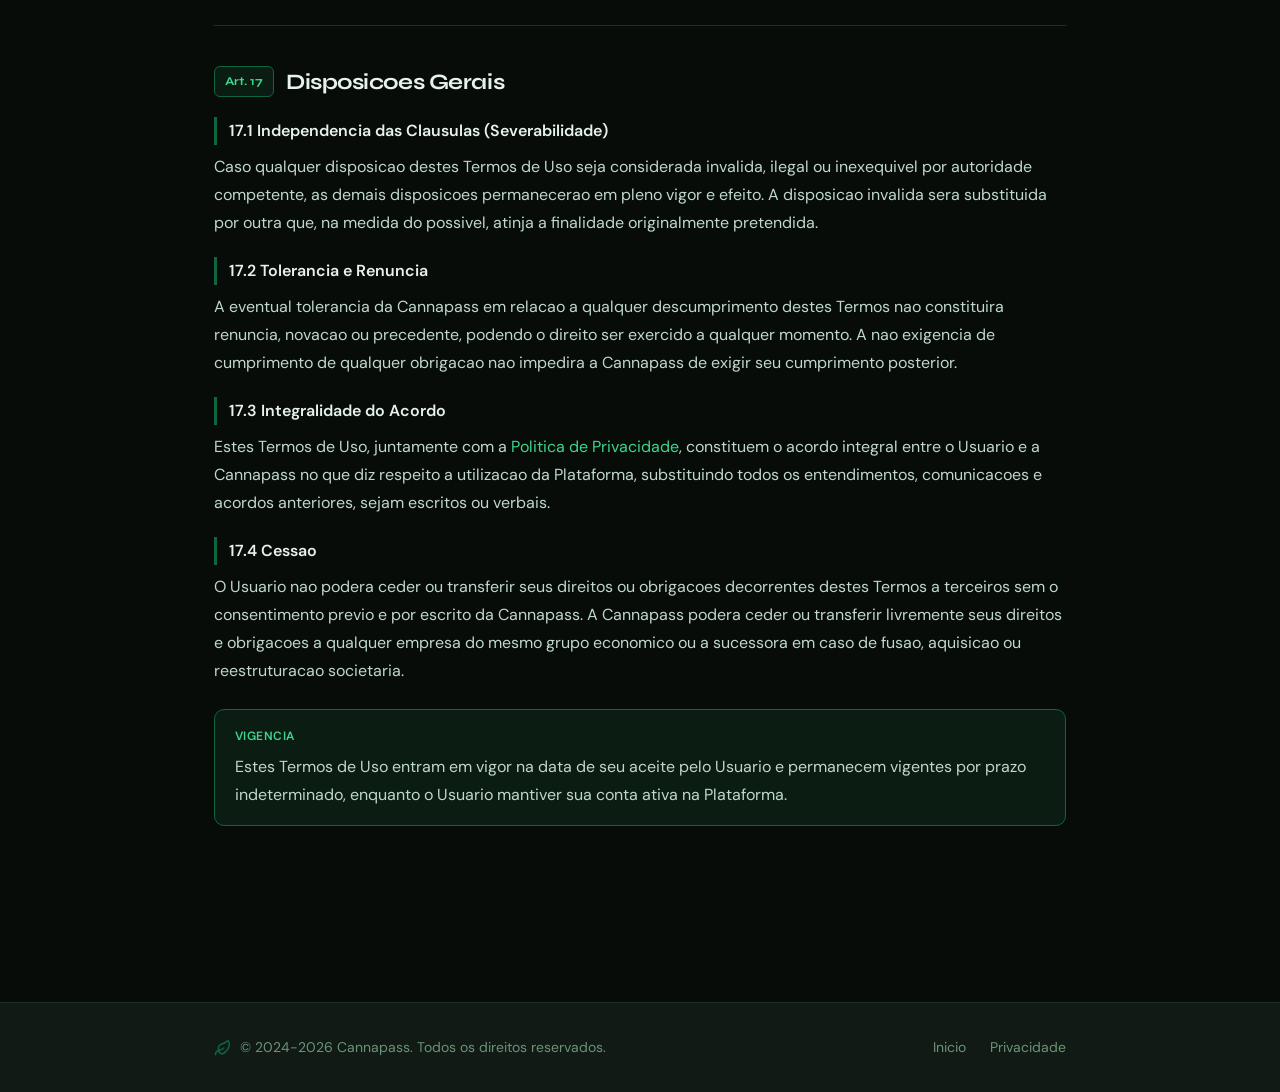
<file: cannapass/termos.html>
<!DOCTYPE html>
<html lang="pt-BR">
<head>
  <meta charset="UTF-8">
  <meta name="viewport" content="width=device-width, initial-scale=1.0">
  <meta name="description" content="Termos de Uso — Cannapass. Plataforma digital de rastreamento do transporte legal de cannabis medicinal no Brasil.">
  <meta name="theme-color" content="#22c55e">
  <link rel="icon" type="image/svg+xml" href="favicon.svg">
  <title>Termos de Uso — Cannapass</title>

  <!-- Fonts -->
  <link rel="preconnect" href="https://fonts.googleapis.com">
  <link rel="preconnect" href="https://fonts.gstatic.com" crossorigin>
  <link href="https://fonts.googleapis.com/css2?family=DM+Sans:wght@400;500;600;700&family=Syne:wght@600;700;800&display=swap" rel="stylesheet">

  <style>
    /* ─── Reset & Base ─── */
    *, *::before, *::after { box-sizing: border-box; margin: 0; padding: 0; }

    :root {
      --bg: #070c09;
      --bg-2: #0a0f0d;
      --surface: #111a15;
      --surface-2: #162019;
      --surface-3: #1a2820;
      --border: #1e3024;
      --border-2: #264030;
      --green: #3dd68c;
      --green-hover: #2bc47a;
      --green-2: #22a86a;
      --green-3: #0d6640;
      --green-4: #0a4f32;
      --green-soft: rgba(61, 214, 140, 0.08);
      --green-glow: rgba(61, 214, 140, 0.15);
      --red: #e05555;
      --red-soft: rgba(224, 85, 85, 0.06);
      --gold: #f0c060;
      --text: #e8f2ec;
      --text-2: #c0d8cc;
      --muted: #6a9478;
      --font-heading: 'Syne', sans-serif;
      --font-body: 'DM Sans', -apple-system, BlinkMacSystemFont, sans-serif;
      --radius: 14px;
      --radius-sm: 10px;
      --radius-xs: 6px;
      --shadow: 0 4px 24px rgba(0, 0, 0, 0.3);
      --shadow-sm: 0 2px 8px rgba(0, 0, 0, 0.2);
    }

    html { scroll-behavior: smooth; scroll-padding-top: 80px; }

    body {
      font-family: var(--font-body);
      background: var(--bg);
      color: var(--text-2);
      line-height: 1.75;
      font-size: 16px;
      -webkit-font-smoothing: antialiased;
      -moz-osx-font-smoothing: grayscale;
    }

    a { color: var(--green); text-decoration: none; transition: color 0.2s; }
    a:hover { color: var(--green-hover); text-decoration: underline; }

    /* ─── Header ─── */
    .header {
      position: sticky;
      top: 0;
      z-index: 50;
      background: rgba(7, 12, 9, 0.92);
      backdrop-filter: blur(16px);
      -webkit-backdrop-filter: blur(16px);
      border-bottom: 1px solid var(--border);
    }

    .header-inner {
      max-width: 900px;
      margin: 0 auto;
      padding: 16px 24px;
      display: flex;
      align-items: center;
      justify-content: space-between;
    }

    .logo {
      display: flex;
      align-items: center;
      gap: 10px;
      text-decoration: none;
      color: var(--text);
    }

    .logo:hover { text-decoration: none; color: var(--text); }

    .logo-icon {
      width: 36px;
      height: 36px;
      background: var(--green-soft);
      border: 1px solid var(--green-3);
      border-radius: 10px;
      display: flex;
      align-items: center;
      justify-content: center;
      color: var(--green);
    }

    .logo-text {
      font-family: var(--font-heading);
      font-size: 1.25rem;
      font-weight: 700;
      letter-spacing: -0.02em;
    }

    .header-back {
      display: flex;
      align-items: center;
      gap: 6px;
      font-size: 0.875rem;
      font-weight: 500;
      color: var(--muted);
      padding: 8px 14px;
      border-radius: var(--radius-xs);
      border: 1px solid var(--border);
      transition: all 0.2s;
    }

    .header-back:hover {
      color: var(--green);
      border-color: var(--green-3);
      background: var(--green-soft);
      text-decoration: none;
    }

    /* ─── Main Container ─── */
    .container {
      max-width: 900px;
      margin: 0 auto;
      padding: 48px 24px 80px;
    }

    /* ─── Page Title ─── */
    .page-title {
      font-family: var(--font-heading);
      font-size: 2.25rem;
      font-weight: 800;
      color: var(--text);
      letter-spacing: -0.03em;
      margin-bottom: 8px;
      line-height: 1.2;
    }

    .page-subtitle {
      font-size: 1rem;
      color: var(--muted);
      margin-bottom: 12px;
    }

    .page-update {
      display: inline-flex;
      align-items: center;
      gap: 6px;
      font-size: 0.8125rem;
      color: var(--muted);
      background: var(--surface);
      border: 1px solid var(--border);
      padding: 6px 14px;
      border-radius: var(--radius-xs);
      margin-bottom: 40px;
    }

    .page-update svg { color: var(--green-2); }

    /* ─── Table of Contents ─── */
    .toc {
      background: var(--surface);
      border: 1px solid var(--border);
      border-radius: var(--radius);
      padding: 28px 32px;
      margin-bottom: 48px;
    }

    .toc-title {
      font-family: var(--font-heading);
      font-size: 1.125rem;
      font-weight: 700;
      color: var(--text);
      margin-bottom: 16px;
      display: flex;
      align-items: center;
      gap: 8px;
    }

    .toc-title svg { color: var(--green); }

    .toc-list {
      list-style: none;
      display: grid;
      grid-template-columns: 1fr 1fr;
      gap: 6px 32px;
    }

    .toc-list li {
      display: flex;
      align-items: baseline;
      gap: 8px;
    }

    .toc-list a {
      font-size: 0.875rem;
      color: var(--text-2);
      padding: 4px 0;
      display: block;
      transition: color 0.2s;
    }

    .toc-list a:hover { color: var(--green); text-decoration: none; }

    .toc-number {
      font-size: 0.75rem;
      font-weight: 600;
      color: var(--green-2);
      min-width: 24px;
    }

    /* ─── Article Sections ─── */
    .article {
      margin-bottom: 40px;
      padding-bottom: 40px;
      border-bottom: 1px solid var(--border);
    }

    .article:last-child { border-bottom: none; }

    .article-header {
      display: flex;
      align-items: center;
      gap: 12px;
      margin-bottom: 16px;
    }

    .article-number {
      font-family: var(--font-heading);
      font-size: 0.75rem;
      font-weight: 700;
      color: var(--green);
      background: var(--green-soft);
      border: 1px solid var(--green-3);
      padding: 4px 10px;
      border-radius: var(--radius-xs);
      white-space: nowrap;
    }

    .article-title {
      font-family: var(--font-heading);
      font-size: 1.375rem;
      font-weight: 700;
      color: var(--text);
      letter-spacing: -0.02em;
      line-height: 1.3;
    }

    .article p {
      margin-bottom: 12px;
      color: var(--text-2);
    }

    .article p:last-child { margin-bottom: 0; }

    .article strong {
      color: var(--text);
      font-weight: 600;
    }

    /* ─── Subsections ─── */
    .subsection {
      margin-top: 20px;
      margin-bottom: 16px;
    }

    .subsection-title {
      font-size: 1rem;
      font-weight: 600;
      color: var(--text);
      margin-bottom: 8px;
      padding-left: 12px;
      border-left: 3px solid var(--green-3);
    }

    /* ─── Lists ─── */
    .legal-list {
      list-style: none;
      padding: 0;
      margin: 12px 0;
    }

    .legal-list li {
      position: relative;
      padding: 6px 0 6px 24px;
      color: var(--text-2);
      font-size: 0.9375rem;
    }

    .legal-list li::before {
      content: '';
      position: absolute;
      left: 8px;
      top: 15px;
      width: 5px;
      height: 5px;
      background: var(--green-2);
      border-radius: 50%;
    }

    .legal-list--roman { counter-reset: roman; }

    .legal-list--roman li {
      counter-increment: roman;
      padding-left: 32px;
    }

    .legal-list--roman li::before {
      content: counter(roman, lower-roman) ".";
      position: absolute;
      left: 0;
      top: 6px;
      width: auto;
      height: auto;
      background: none;
      border-radius: 0;
      color: var(--green-2);
      font-size: 0.8125rem;
      font-weight: 600;
    }

    /* ─── Definition Items ─── */
    .def-list {
      display: grid;
      gap: 10px;
      margin: 16px 0;
    }

    .def-item {
      background: var(--surface);
      border: 1px solid var(--border);
      border-radius: var(--radius-sm);
      padding: 14px 18px;
    }

    .def-term {
      font-weight: 600;
      color: var(--green);
      font-size: 0.9375rem;
      margin-bottom: 4px;
    }

    .def-desc {
      color: var(--text-2);
      font-size: 0.9375rem;
    }

    /* ─── Info Boxes ─── */
    .info-box {
      background: var(--surface);
      border: 1px solid var(--border);
      border-radius: var(--radius-sm);
      padding: 16px 20px;
      margin: 16px 0;
    }

    .info-box--highlight {
      border-color: var(--green-3);
      background: var(--green-soft);
    }

    .info-box--warning {
      border-color: #3a2a10;
      background: rgba(240, 192, 96, 0.06);
    }

    .info-box--danger {
      border-color: rgba(224, 85, 85, 0.2);
      background: var(--red-soft);
      border-left: 3px solid var(--red);
    }

    .info-box p { margin-bottom: 6px; }
    .info-box p:last-child { margin-bottom: 0; }

    .info-box .label {
      font-size: 0.75rem;
      font-weight: 600;
      text-transform: uppercase;
      letter-spacing: 0.04em;
      color: var(--green);
      margin-bottom: 6px;
      display: flex;
      align-items: center;
      gap: 6px;
    }

    .info-box--warning .label { color: var(--gold); }
    .info-box--danger .label { color: var(--red); }

    /* ─── LGPD Reference Tags ─── */
    .lgpd-ref {
      display: inline-flex;
      align-items: center;
      gap: 4px;
      font-size: 0.6875rem;
      font-weight: 600;
      color: var(--green-2);
      background: var(--green-soft);
      border: 1px solid var(--green-3);
      padding: 2px 8px;
      border-radius: 4px;
      margin-left: 4px;
      vertical-align: middle;
      white-space: nowrap;
    }

    /* ─── Footer ─── */
    .footer {
      border-top: 1px solid var(--border);
      background: var(--surface);
    }

    .footer-inner {
      max-width: 900px;
      margin: 0 auto;
      padding: 32px 24px;
      display: flex;
      align-items: center;
      justify-content: space-between;
      flex-wrap: wrap;
      gap: 16px;
    }

    .footer-brand {
      display: flex;
      align-items: center;
      gap: 8px;
      color: var(--muted);
      font-size: 0.875rem;
    }

    .footer-brand svg { color: var(--green-3); }

    .footer-links {
      display: flex;
      gap: 24px;
      list-style: none;
    }

    .footer-links a {
      font-size: 0.875rem;
      color: var(--muted);
    }

    .footer-links a:hover { color: var(--green); }

    /* ─── Print ─── */
    @media print {
      .header, .toc, .footer { display: none; }
      body { background: #fff; color: #222; font-size: 11pt; }
      .container { max-width: 100%; padding: 0; }
      .article { break-inside: avoid; border-color: #ddd; }
      .article-title { color: #111; }
      .article-number { color: #1a7a45; border-color: #ccc; background: #f0f8f4; }
      a { color: #1a7a45; }
      .info-box { background: #f8f8f8; border-color: #ddd; }
      .def-item { background: #f8f8f8; border-color: #ddd; }
    }

    /* ─── Responsive ─── */
    @media (max-width: 640px) {
      .page-title { font-size: 1.625rem; }
      .article-title { font-size: 1.125rem; }
      .article-header { flex-direction: column; align-items: flex-start; gap: 6px; }
      .toc-list { grid-template-columns: 1fr; }
      .toc { padding: 20px; }
      .container { padding: 32px 16px 64px; }
      .def-list { grid-template-columns: 1fr; }
      .footer-inner { flex-direction: column; align-items: flex-start; }
    }
  </style>
</head>
<body>

  <!-- ═══ Header ═══ -->
  <header class="header">
    <div class="header-inner">
      <a href="landing.html" class="logo">
        <div class="logo-icon">
          <svg xmlns="http://www.w3.org/2000/svg" width="20" height="20" viewBox="0 0 24 24" fill="none" stroke="currentColor" stroke-width="2" stroke-linecap="round" stroke-linejoin="round"><path d="M11 20A7 7 0 0 1 9.8 6.9C15.5 4.9 17 3.5 19 2c1 2 2 4.5 1 8-1 3.5-2.5 5-4 6.5-1.5 1.5-3 2.5-5 3.5z"/><path d="M2 21c0-3 1.85-5.36 5.08-6C9.5 14.52 12 13 13 12"/></svg>
        </div>
        <span class="logo-text">Cannapass</span>
      </a>
      <a href="landing.html" class="header-back">
        <svg xmlns="http://www.w3.org/2000/svg" width="16" height="16" viewBox="0 0 24 24" fill="none" stroke="currentColor" stroke-width="2" stroke-linecap="round" stroke-linejoin="round"><path d="M19 12H5"/><path d="m12 19-7-7 7-7"/></svg>
        Voltar
      </a>
    </div>
  </header>

  <!-- ═══ Content ═══ -->
  <main class="container">

    <!-- Page Title -->
    <h1 class="page-title">Termos de Uso</h1>
    <p class="page-subtitle">Cannapass — Plataforma Digital de Transporte Legal de Cannabis Medicinal</p>
    <div class="page-update">
      <svg xmlns="http://www.w3.org/2000/svg" width="14" height="14" viewBox="0 0 24 24" fill="none" stroke="currentColor" stroke-width="2" stroke-linecap="round" stroke-linejoin="round"><circle cx="12" cy="12" r="10"/><polyline points="12 6 12 12 16 14"/></svg>
      Ultima atualizacao: Abril 2026
    </div>

    <!-- ═══ Table of Contents ═══ -->
    <nav class="toc" aria-label="Sumario">
      <div class="toc-title">
        <svg xmlns="http://www.w3.org/2000/svg" width="18" height="18" viewBox="0 0 24 24" fill="none" stroke="currentColor" stroke-width="2" stroke-linecap="round" stroke-linejoin="round"><line x1="8" y1="6" x2="21" y2="6"/><line x1="8" y1="12" x2="21" y2="12"/><line x1="8" y1="18" x2="21" y2="18"/><line x1="3" y1="6" x2="3.01" y2="6"/><line x1="3" y1="12" x2="3.01" y2="12"/><line x1="3" y1="18" x2="3.01" y2="18"/></svg>
        Sumario
      </div>
      <ol class="toc-list">
        <li><span class="toc-number">Art. 1</span> <a href="#art1">Definicoes</a></li>
        <li><span class="toc-number">Art. 2</span> <a href="#art2">Objeto</a></li>
        <li><span class="toc-number">Art. 3</span> <a href="#art3">Cadastro e Acesso</a></li>
        <li><span class="toc-number">Art. 4</span> <a href="#art4">Obrigacoes do Usuario</a></li>
        <li><span class="toc-number">Art. 5</span> <a href="#art5">Portal do Paciente</a></li>
        <li><span class="toc-number">Art. 6</span> <a href="#art6">Portal do Agente</a></li>
        <li><span class="toc-number">Art. 7</span> <a href="#art7">Portal do Administrador</a></li>
        <li><span class="toc-number">Art. 8</span> <a href="#art8">QR Codes</a></li>
        <li><span class="toc-number">Art. 9</span> <a href="#art9">Documentos</a></li>
        <li><span class="toc-number">Art. 10</span> <a href="#art10">Propriedade Intelectual</a></li>
        <li><span class="toc-number">Art. 11</span> <a href="#art11">Protecao de Dados (LGPD)</a></li>
        <li><span class="toc-number">Art. 12</span> <a href="#art12">Cannabis e Legislacao</a></li>
        <li><span class="toc-number">Art. 13</span> <a href="#art13">Limitacao de Responsabilidade</a></li>
        <li><span class="toc-number">Art. 14</span> <a href="#art14">Suspensao e Cancelamento</a></li>
        <li><span class="toc-number">Art. 15</span> <a href="#art15">Modificacoes</a></li>
        <li><span class="toc-number">Art. 16</span> <a href="#art16">Foro</a></li>
        <li><span class="toc-number">Art. 17</span> <a href="#art17">Disposicoes Gerais</a></li>
      </ol>
    </nav>

    <!-- ═══ Art. 1 — Definicoes ═══ -->
    <section class="article" id="art1">
      <div class="article-header">
        <span class="article-number">Art. 1</span>
        <h2 class="article-title">Definicoes</h2>
      </div>
      <p>
        Para os fins destes Termos de Uso, aplicam-se as seguintes definicoes:
      </p>
      <div class="def-list">
        <div class="def-item">
          <div class="def-term">Plataforma</div>
          <div class="def-desc">O sistema digital Cannapass, acessivel via navegador web, destinado ao rastreamento e verificacao do transporte legal de cannabis medicinal no Brasil.</div>
        </div>
        <div class="def-item">
          <div class="def-term">Usuario</div>
          <div class="def-desc">Toda pessoa fisica que se cadastra e utiliza a Plataforma em qualquer uma das modalidades de acesso disponiveis (Paciente, Agente ou Administrador).</div>
        </div>
        <div class="def-item">
          <div class="def-term">Paciente</div>
          <div class="def-desc">Pessoa fisica portadora de autorizacao legal para uso de cannabis medicinal, concedida pela ANVISA ou por decisao judicial (habeas corpus), que utiliza a Plataforma para registrar e comprovar o transporte legal de seu medicamento.</div>
        </div>
        <div class="def-item">
          <div class="def-term">Agente Fiscalizador</div>
          <div class="def-desc">Profissional autorizado (policial, agente de seguranca publica ou outro servidor designado) que utiliza a Plataforma para verificar, por meio de QR Code, a regularidade do transporte de cannabis medicinal.</div>
        </div>
        <div class="def-item">
          <div class="def-term">Administrador</div>
          <div class="def-desc">Usuario com permissoes elevadas responsavel pela gestao da Plataforma, incluindo gerenciamento de usuarios, monitoramento de atividades e geracao de relatorios.</div>
        </div>
        <div class="def-item">
          <div class="def-term">QR Code</div>
          <div class="def-desc">Codigo de resposta rapida gerado pela Plataforma contendo informacoes verificaveis sobre o paciente, sua autorizacao legal e dados da viagem, destinado a consulta por Agentes Fiscalizadores.</div>
        </div>
      </div>
    </section>

    <!-- ═══ Art. 2 — Objeto ═══ -->
    <section class="article" id="art2">
      <div class="article-header">
        <span class="article-number">Art. 2</span>
        <h2 class="article-title">Objeto</h2>
      </div>
      <p>
        A <strong>Cannapass</strong> e uma plataforma digital que tem por objeto facilitar e organizar o rastreamento
        do transporte legal de cannabis medicinal no territorio brasileiro, em conformidade com a
        <strong>Resolucao ANVISA RDC n. 327/2019</strong> e demais normas aplicaveis.
      </p>
      <p>
        A Plataforma unifica e digitaliza a documentacao necessaria para o transporte legal, gerando QR Codes
        verificaveis em tempo real por autoridades competentes em aeroportos, rodoviarias e demais pontos de fiscalizacao.
      </p>
      <p>
        O servico prestado pela Cannapass compreende:
      </p>
      <ul class="legal-list">
        <li>Cadastro digital de pacientes portadores de autorizacao legal para uso de cannabis medicinal</li>
        <li>Armazenamento seguro de documentos comprobatorios (prescricao medica, autorizacao da ANVISA, decisao judicial)</li>
        <li>Geracao de QR Codes verificaveis vinculados a viagens especificas</li>
        <li>Portal de verificacao para agentes fiscalizadores</li>
        <li>Painel administrativo para gestao e monitoramento da Plataforma</li>
      </ul>
    </section>

    <!-- ═══ Art. 3 — Cadastro e Acesso ═══ -->
    <section class="article" id="art3">
      <div class="article-header">
        <span class="article-number">Art. 3</span>
        <h2 class="article-title">Cadastro e Acesso</h2>
      </div>
      <p>
        Para utilizar a Plataforma, o Usuario devera realizar cadastro previo, fornecendo informacoes verdadeiras,
        completas e atualizadas. O acesso e condicionado a autenticacao por e-mail e senha.
      </p>

      <div class="subsection">
        <h3 class="subsection-title">3.1 Requisitos para Cadastro</h3>
        <ul class="legal-list">
          <li>Ser pessoa fisica maior de 18 (dezoito) anos ou legalmente emancipada</li>
          <li>Possuir endereco de e-mail valido</li>
          <li>Fornecer dados pessoais verdadeiros (nome completo, CPF, data de nascimento)</li>
          <li>Para Pacientes: possuir autorizacao legal vigente para uso de cannabis medicinal</li>
          <li>Para Agentes: possuir credenciamento institucional adequado</li>
        </ul>
      </div>

      <div class="subsection">
        <h3 class="subsection-title">3.2 Veracidade das Informacoes</h3>
        <p>
          O Usuario e integralmente responsavel pela veracidade, exatidao e atualizacao das informacoes
          fornecidas no momento do cadastro e durante toda a utilizacao da Plataforma. Informacoes falsas ou
          desatualizadas poderao resultar na suspensao ou cancelamento imediato da conta.
        </p>
      </div>

      <div class="subsection">
        <h3 class="subsection-title">3.3 Seguranca da Conta</h3>
        <p>
          O Usuario e responsavel pela guarda e confidencialidade de suas credenciais de acesso (e-mail e senha).
          Qualquer atividade realizada por meio de sua conta sera de sua inteira responsabilidade. Em caso de
          acesso nao autorizado ou suspeita de violacao de seguranca, o Usuario devera notificar a Cannapass imediatamente.
        </p>
      </div>
    </section>

    <!-- ═══ Art. 4 — Obrigacoes do Usuario ═══ -->
    <section class="article" id="art4">
      <div class="article-header">
        <span class="article-number">Art. 4</span>
        <h2 class="article-title">Obrigacoes do Usuario</h2>
      </div>
      <p>
        Ao utilizar a Plataforma, o Usuario compromete-se a:
      </p>
      <ul class="legal-list--roman legal-list">
        <li>Fornecer informacoes verdadeiras, precisas e completas em todo cadastro e interacao com a Plataforma</li>
        <li>Manter seus dados cadastrais sempre atualizados</li>
        <li>Realizar o upload apenas de documentos autenticos, validos e legalmente obtidos</li>
        <li>Nao utilizar a Plataforma para fins ilicitos, fraudulentos ou que contrariem a legislacao vigente</li>
        <li>Nao compartilhar suas credenciais de acesso com terceiros</li>
        <li>Nao tentar acessar areas ou funcionalidades da Plataforma para as quais nao possua autorizacao</li>
        <li>Nao interferir, comprometer ou sobrecarregar a infraestrutura tecnica da Plataforma</li>
        <li>Nao utilizar robos, scrapers ou qualquer mecanismo automatizado para acessar a Plataforma sem autorizacao previa</li>
        <li>Nao reproduzir, copiar ou distribuir QR Codes gerados pela Plataforma para fins diferentes daqueles para os quais foram criados</li>
      </ul>
      <div class="info-box info-box--warning">
        <p class="label">Atencao</p>
        <p>O descumprimento de qualquer das obrigacoes acima podera resultar na suspensao ou cancelamento da conta, sem prejuizo das demais medidas cabiveis nas esferas civil e criminal.</p>
      </div>
    </section>

    <!-- ═══ Art. 5 — Portal do Paciente ═══ -->
    <section class="article" id="art5">
      <div class="article-header">
        <span class="article-number">Art. 5</span>
        <h2 class="article-title">Portal do Paciente</h2>
      </div>
      <p>
        O Portal do Paciente e a area da Plataforma destinada aos usuarios portadores de autorizacao legal
        para uso de cannabis medicinal. O cadastro completo e realizado em <strong>5 (cinco) etapas</strong>:
      </p>

      <div class="subsection">
        <h3 class="subsection-title">5.1 Etapas do Cadastro</h3>
        <ul class="legal-list">
          <li><strong>Etapa 1 — Dados Pessoais:</strong> Nome completo, CPF, data de nascimento, telefone e endereco</li>
          <li><strong>Etapa 2 — Via de Autorizacao:</strong> Selecao do tipo de autorizacao legal (Farmacia/Associacao via ANVISA ou Habeas Corpus judicial)</li>
          <li><strong>Etapa 3 — Upload de Documentos:</strong> Envio dos documentos comprobatorios (documento de identificacao, prescricao medica ou decisao judicial)</li>
          <li><strong>Etapa 4 — Dados do Produto:</strong> Informacoes sobre o medicamento (tipo de produto, dosagem, quantidade autorizada)</li>
          <li><strong>Etapa 5 — Dados de Viagem:</strong> Origem, destino, datas e meio de transporte</li>
        </ul>
      </div>

      <div class="subsection">
        <h3 class="subsection-title">5.2 Geracao de QR Code</h3>
        <p>
          Apos a conclusao e validacao de todas as etapas, a Plataforma gerara um QR Code unico vinculado
          ao cadastro e a viagem informada. Este QR Code permite a verificacao em tempo real por agentes
          fiscalizadores autorizados.
        </p>
      </div>

      <div class="subsection">
        <h3 class="subsection-title">5.3 Responsabilidade do Paciente</h3>
        <p>
          O Paciente e integralmente responsavel pela autenticidade dos documentos enviados e pela veracidade
          das informacoes prestadas. A Plataforma nao realiza validacao de conteudo documental, limitando-se
          a verificar formato e integridade dos arquivos.
        </p>
      </div>
    </section>

    <!-- ═══ Art. 6 — Portal do Agente ═══ -->
    <section class="article" id="art6">
      <div class="article-header">
        <span class="article-number">Art. 6</span>
        <h2 class="article-title">Portal do Agente</h2>
      </div>
      <p>
        O Portal do Agente e a area da Plataforma destinada aos profissionais credenciados para fiscalizacao
        do transporte de cannabis medicinal.
      </p>

      <div class="subsection">
        <h3 class="subsection-title">6.1 Funcionalidades</h3>
        <ul class="legal-list">
          <li><strong>Scanner de QR Code:</strong> Leitura e verificacao instantanea de QR Codes apresentados por pacientes</li>
          <li><strong>Verificacao manual:</strong> Consulta por CPF ou codigo do paciente quando a leitura do QR Code nao for possivel</li>
          <li><strong>Registro de verificacao:</strong> Toda consulta realizada e registrada automaticamente pela Plataforma</li>
          <li><strong>Guia de procedimentos:</strong> Acesso a orientacoes sobre o protocolo de fiscalizacao</li>
        </ul>
      </div>

      <div class="subsection">
        <h3 class="subsection-title">6.2 Limitacoes de Acesso a Dados</h3>
        <p>
          O Agente tera acesso exclusivamente as informacoes necessarias para a verificacao da regularidade
          do transporte, a saber: nome do paciente, status da autorizacao, dados da viagem e validade do
          QR Code. <strong>Dados medicos detalhados, documentos pessoais e informacoes sensiveis nao sao
          exibidos ao Agente.</strong>
        </p>
      </div>

      <div class="subsection">
        <h3 class="subsection-title">6.3 Protocolo de Verificacao</h3>
        <p>
          O Agente devera seguir o protocolo de verificacao estabelecido pela Plataforma. O resultado da
          verificacao (status valido, expirado ou nao encontrado) sera registrado automaticamente,
          incluindo data, hora e localizacao da consulta.
        </p>
      </div>
    </section>

    <!-- ═══ Art. 7 — Portal do Administrador ═══ -->
    <section class="article" id="art7">
      <div class="article-header">
        <span class="article-number">Art. 7</span>
        <h2 class="article-title">Portal do Administrador</h2>
      </div>
      <p>
        O Portal do Administrador e a area restrita da Plataforma destinada a gestao operacional e estrategica
        do sistema.
      </p>

      <div class="subsection">
        <h3 class="subsection-title">7.1 Funcionalidades do Administrador</h3>
        <ul class="legal-list">
          <li><strong>Dashboard:</strong> Painel com estatisticas em tempo real sobre cadastros, verificacoes e atividade da Plataforma</li>
          <li><strong>Gestao de Usuarios:</strong> Visualizacao, edicao e moderacao de contas de Pacientes e Agentes</li>
          <li><strong>Gestao de Verificacoes:</strong> Historico completo de todas as verificacoes realizadas na Plataforma</li>
          <li><strong>Relatorios:</strong> Geracao de relatorios analiticos sobre uso da Plataforma, tendencias e metricas</li>
        </ul>
      </div>

      <div class="subsection">
        <h3 class="subsection-title">7.2 Deveres do Administrador</h3>
        <p>
          O Administrador devera utilizar suas permissoes elevadas exclusivamente para fins de gestao legitima
          da Plataforma, comprometendo-se a respeitar a privacidade dos usuarios e a legislacao de protecao
          de dados vigente.
        </p>
      </div>
    </section>

    <!-- ═══ Art. 8 — QR Codes ═══ -->
    <section class="article" id="art8">
      <div class="article-header">
        <span class="article-number">Art. 8</span>
        <h2 class="article-title">QR Codes</h2>
      </div>
      <p>
        Os QR Codes gerados pela Plataforma constituem o principal mecanismo de verificacao do transporte
        legal de cannabis medicinal e estao sujeitos as seguintes regras:
      </p>

      <div class="subsection">
        <h3 class="subsection-title">8.1 Regras de Geracao</h3>
        <ul class="legal-list">
          <li>Cada QR Code e vinculado a uma viagem especifica informada pelo Paciente</li>
          <li>A geracao do QR Code esta condicionada ao preenchimento completo de todas as etapas do cadastro</li>
          <li>O QR Code contem um identificador unico e uma URL publica de verificacao</li>
          <li>Nao e permitida a geracao de multiplos QR Codes para uma mesma viagem</li>
        </ul>
      </div>

      <div class="subsection">
        <h3 class="subsection-title">8.2 Validade</h3>
        <div class="info-box info-box--highlight">
          <p class="label">Periodo de Validade</p>
          <p>Cada QR Code possui validade de <strong>72 (setenta e duas) horas</strong> a partir do momento de sua geracao, correspondendo ao periodo estimado da viagem informada. Apos esse prazo, o QR Code sera automaticamente desativado.</p>
        </div>
      </div>

      <div class="subsection">
        <h3 class="subsection-title">8.3 Uso Unico por Viagem</h3>
        <p>
          Cada QR Code e de uso unico e vinculado exclusivamente a viagem para a qual foi gerado. Para novas
          viagens, o Paciente devera informar novos dados de deslocamento e gerar um novo QR Code.
        </p>
      </div>

      <div class="subsection">
        <h3 class="subsection-title">8.4 URL Publica de Verificacao</h3>
        <p>
          Cada QR Code contem uma URL publica que permite a verificacao do status de autorizacao sem
          necessidade de login na Plataforma. Esta URL exibe apenas as informacoes estritamente necessarias
          para a verificacao, preservando a privacidade do Paciente.
        </p>
      </div>
    </section>

    <!-- ═══ Art. 9 — Documentos ═══ -->
    <section class="article" id="art9">
      <div class="article-header">
        <span class="article-number">Art. 9</span>
        <h2 class="article-title">Documentos</h2>
      </div>

      <div class="subsection">
        <h3 class="subsection-title">9.1 Formatos Aceitos</h3>
        <p>
          A Plataforma aceita documentos nos seguintes formatos digitais:
        </p>
        <ul class="legal-list">
          <li>PDF (Portable Document Format)</li>
          <li>Imagens: JPEG, JPG, PNG</li>
          <li>Tamanho maximo por arquivo: 10 MB</li>
        </ul>
      </div>

      <div class="subsection">
        <h3 class="subsection-title">9.2 Armazenamento</h3>
        <p>
          Os documentos enviados sao armazenados de forma segura na infraestrutura da Supabase, com
          criptografia em transito (TLS) e em repouso. O acesso aos documentos e restrito ao
          Paciente titular e, quando necessario, aos Administradores da Plataforma.
        </p>
      </div>

      <div class="subsection">
        <h3 class="subsection-title">9.3 Politica de Retencao</h3>
        <p>
          Os documentos serao mantidos na Plataforma enquanto a conta do Paciente estiver ativa.
          Em caso de exclusao de conta, os documentos serao removidos no prazo de <strong>30 (trinta) dias</strong>,
          ressalvados os casos em que a retencao for exigida por obrigacao legal ou regulatoria.
        </p>
        <p>
          Documentos vinculados a verificacoes ja realizadas poderao ter seus metadados mantidos para fins
          de auditoria e prestacao de contas, em conformidade com a legislacao aplicavel.
        </p>
      </div>
    </section>

    <!-- ═══ Art. 10 — Propriedade Intelectual ═══ -->
    <section class="article" id="art10">
      <div class="article-header">
        <span class="article-number">Art. 10</span>
        <h2 class="article-title">Propriedade Intelectual</h2>
      </div>
      <p>
        Todos os direitos de propriedade intelectual relativos a Plataforma Cannapass, incluindo, mas nao
        se limitando a: codigo-fonte, design, interface, logotipos, marcas, textos, graficos, icones,
        algoritmos e documentacao tecnica, sao de titularidade exclusiva da <strong>Cannapass</strong>.
      </p>
      <p>
        E expressamente vedado ao Usuario:
      </p>
      <ul class="legal-list--roman legal-list">
        <li>Reproduzir, copiar, modificar, adaptar ou criar obras derivadas da Plataforma ou de seus componentes</li>
        <li>Descompilar, realizar engenharia reversa ou tentar extrair o codigo-fonte da Plataforma</li>
        <li>Utilizar as marcas, logotipos ou identidade visual da Cannapass sem autorizacao previa e expressa por escrito</li>
        <li>Sublicenciar, transferir ou ceder a terceiros qualquer direito relacionado a Plataforma</li>
      </ul>
      <p>
        A utilizacao da Plataforma nao confere ao Usuario qualquer direito de propriedade intelectual,
        sendo concedida apenas uma licenca limitada, nao exclusiva, intransferivel e revogavel para uso
        pessoal da Plataforma conforme estes Termos.
      </p>
    </section>

    <!-- ═══ Art. 11 — Protecao de Dados (LGPD) ═══ -->
    <section class="article" id="art11">
      <div class="article-header">
        <span class="article-number">Art. 11</span>
        <h2 class="article-title">Protecao de Dados (LGPD)</h2>
      </div>
      <p>
        A Cannapass esta comprometida com a protecao dos dados pessoais de seus Usuarios, em conformidade
        com a <strong>Lei Geral de Protecao de Dados Pessoais (LGPD)</strong>, Lei n. 13.709/2018.
      </p>

      <div class="subsection">
        <h3 class="subsection-title">11.1 Controlador dos Dados</h3>
        <p>
          A Cannapass atua como controladora dos dados pessoais tratados por meio da Plataforma,
          nos termos do Art. 5, VI, da LGPD. <span class="lgpd-ref">LGPD Art. 5, VI</span>
        </p>
        <div class="info-box info-box--highlight">
          <p><strong>E-mail de contato:</strong> <a href="mailto:contato@cannapass.vercel.app">contato@cannapass.vercel.app</a></p>
        </div>
      </div>

      <div class="subsection">
        <h3 class="subsection-title">11.2 Base Legal para Tratamento</h3>
        <p>
          O tratamento de dados pessoais pela Cannapass fundamenta-se nas seguintes bases legais: <span class="lgpd-ref">LGPD Art. 7</span>
        </p>
        <ul class="legal-list">
          <li><strong>Consentimento do titular:</strong> para cadastro e uso da Plataforma (Art. 7, I)</li>
          <li><strong>Cumprimento de obrigacao legal:</strong> para atendimento a requisitos regulatorios (Art. 7, II)</li>
          <li><strong>Exercicio regular de direitos:</strong> em processos judiciais e administrativos (Art. 7, VI)</li>
          <li><strong>Tutela da saude:</strong> para dados relacionados a saude do Paciente (Art. 11, II, f)</li>
        </ul>
      </div>

      <div class="subsection">
        <h3 class="subsection-title">11.3 Politica de Privacidade</h3>
        <p>
          Para informacoes detalhadas sobre coleta, tratamento, armazenamento e compartilhamento de dados
          pessoais, consulte nossa <a href="privacidade.html">Politica de Privacidade</a>, parte integrante
          destes Termos de Uso.
        </p>
      </div>
    </section>

    <!-- ═══ Art. 12 — Cannabis e Legislacao ═══ -->
    <section class="article" id="art12">
      <div class="article-header">
        <span class="article-number">Art. 12</span>
        <h2 class="article-title">Cannabis e Legislacao</h2>
      </div>

      <div class="info-box info-box--danger">
        <p class="label">Aviso Importante</p>
        <p>
          A Cannapass <strong>NAO autoriza, prescreve, recomenda ou comercializa</strong> cannabis ou qualquer
          substancia controlada. A Plataforma e exclusivamente uma ferramenta de <strong>rastreamento e verificacao
          documental</strong> do transporte legal de cannabis medicinal.
        </p>
      </div>

      <p>
        A utilizacao da Plataforma pressupoe que o Paciente ja possui autorizacao legal previa e vigente
        para o uso e transporte de cannabis medicinal, obtida por uma das seguintes vias:
      </p>
      <ul class="legal-list">
        <li><strong>Autorizacao da ANVISA:</strong> conforme Resolucao RDC n. 327/2019, que dispoe sobre os procedimentos para a concessao de autorizacao sanitaria para importacao e uso de produto a base de cannabis por pessoa fisica</li>
        <li><strong>Habeas Corpus Judicial:</strong> decisao judicial que assegure ao paciente o direito ao uso e transporte de cannabis medicinal</li>
      </ul>
      <p>
        A Cannapass opera em estrita observancia a:
      </p>
      <ul class="legal-list">
        <li><strong>Lei n. 11.343/2006</strong> — Lei de Drogas</li>
        <li><strong>Resolucao ANVISA RDC n. 327/2019</strong> — Regulamentacao de cannabis medicinal</li>
        <li><strong>Constituicao Federal</strong> — Direitos fundamentais a saude e a dignidade da pessoa humana</li>
      </ul>
      <p>
        O Usuario reconhece que a existencia de seu cadastro na Plataforma nao constitui, por si so,
        autorizacao para porte ou transporte de cannabis, sendo indispensavel a documentacao legal original
        em todas as circunstancias.
      </p>
    </section>

    <!-- ═══ Art. 13 — Limitacao de Responsabilidade ═══ -->
    <section class="article" id="art13">
      <div class="article-header">
        <span class="article-number">Art. 13</span>
        <h2 class="article-title">Limitacao de Responsabilidade</h2>
      </div>
      <p>
        A Cannapass nao sera responsavel, em nenhuma hipotese, por:
      </p>
      <ul class="legal-list--roman legal-list">
        <li>Apreensao, confisco ou retencao de produtos ou documentos por autoridades policiais ou sanitarias, ainda que o Paciente possua cadastro ativo e QR Code valido na Plataforma</li>
        <li>Problemas juridicos, administrativos ou penais decorrentes do uso, porte ou transporte de cannabis, mesmo que medicinal</li>
        <li>Autenticidade, validade ou regularidade dos documentos enviados pelo Paciente a Plataforma</li>
        <li>Decisoes tomadas por Agentes Fiscalizadores com base nas informacoes verificadas na Plataforma</li>
        <li>Danos diretos, indiretos, incidentais, especiais, consequenciais ou punitivos decorrentes do uso ou impossibilidade de uso da Plataforma</li>
        <li>Interrupcoes temporarias do servico causadas por manutencao, atualizacoes ou eventos de forca maior</li>
        <li>Acoes de terceiros que acessem a conta do Usuario por falha na guarda de credenciais</li>
      </ul>
      <div class="info-box info-box--warning">
        <p class="label">Limitacao</p>
        <p>A Plataforma e fornecida "no estado em que se encontra" (as is). A Cannapass nao garante que o servico sera ininterrupto, livre de erros ou que atendera a todas as expectativas do Usuario.</p>
      </div>
    </section>

    <!-- ═══ Art. 14 — Suspensao e Cancelamento ═══ -->
    <section class="article" id="art14">
      <div class="article-header">
        <span class="article-number">Art. 14</span>
        <h2 class="article-title">Suspensao e Cancelamento</h2>
      </div>
      <p>
        A Cannapass reserva-se o direito de suspender ou cancelar a conta de qualquer Usuario, a seu exclusivo criterio, nos seguintes casos:
      </p>
      <ul class="legal-list">
        <li>Violacao de qualquer disposicao destes Termos de Uso</li>
        <li>Fornecimento de informacoes falsas, imprecisas ou fraudulentas</li>
        <li>Upload de documentos falsificados, adulterados ou obtidos de forma ilicita</li>
        <li>Uso da Plataforma para fins ilicitos ou contrarios a sua finalidade</li>
        <li>Tentativa de acesso nao autorizado a areas restritas ou dados de terceiros</li>
        <li>Conduta que coloque em risco a seguranca ou integridade da Plataforma ou de outros Usuarios</li>
        <li>Determinacao judicial ou administrativa</li>
        <li>Inatividade prolongada da conta por periodo superior a 12 (doze) meses</li>
      </ul>
      <p>
        A suspensao ou cancelamento podera ser precedida de notificacao ao Usuario, salvo nos casos de
        urgencia ou gravidade que justifiquem acao imediata. O Usuario podera solicitar a reativacao de
        sua conta mediante analise e aprovacao da equipe administrativa.
      </p>
    </section>

    <!-- ═══ Art. 15 — Modificacoes ═══ -->
    <section class="article" id="art15">
      <div class="article-header">
        <span class="article-number">Art. 15</span>
        <h2 class="article-title">Modificacoes</h2>
      </div>
      <p>
        A Cannapass reserva-se o direito de modificar, a qualquer tempo, os presentes Termos de Uso,
        visando seu aprimoramento e adequacao a eventuais alteracoes legislativas ou regulatorias.
      </p>
      <p>
        Em caso de alteracoes substanciais, os Usuarios serao notificados por meio de:
      </p>
      <ul class="legal-list">
        <li>Aviso destacado na interface da Plataforma</li>
        <li>Comunicacao por e-mail para o endereco cadastrado</li>
        <li>Atualizacao da data de "ultima atualizacao" no topo deste documento</li>
      </ul>
      <p>
        O uso continuado da Plataforma apos a publicacao das alteracoes constituira aceitacao tacita dos
        novos termos. Caso o Usuario nao concorde com as modificacoes, devera cessar imediatamente a
        utilizacao da Plataforma e solicitar a exclusao de sua conta.
      </p>
    </section>

    <!-- ═══ Art. 16 — Foro ═══ -->
    <section class="article" id="art16">
      <div class="article-header">
        <span class="article-number">Art. 16</span>
        <h2 class="article-title">Foro</h2>
      </div>
      <p>
        Para a resolucao de quaisquer controversias oriundas dos presentes Termos de Uso, fica eleito
        o foro da <strong>Comarca de Sao Paulo, Estado de Sao Paulo</strong>, com exclusao de qualquer
        outro, por mais privilegiado que seja.
      </p>
      <p>
        As partes concordam em buscar, preferencialmente, a solucao amigavel de eventuais conflitos antes
        de recorrer ao Poder Judiciario. Aplica-se a legislacao da Republica Federativa do Brasil para
        a interpretacao e cumprimento destes Termos.
      </p>
    </section>

    <!-- ═══ Art. 17 — Disposicoes Gerais ═══ -->
    <section class="article" id="art17">
      <div class="article-header">
        <span class="article-number">Art. 17</span>
        <h2 class="article-title">Disposicoes Gerais</h2>
      </div>

      <div class="subsection">
        <h3 class="subsection-title">17.1 Independencia das Clausulas (Severabilidade)</h3>
        <p>
          Caso qualquer disposicao destes Termos de Uso seja considerada invalida, ilegal ou inexequivel
          por autoridade competente, as demais disposicoes permanecerao em pleno vigor e efeito. A
          disposicao invalida sera substituida por outra que, na medida do possivel, atinja a finalidade
          originalmente pretendida.
        </p>
      </div>

      <div class="subsection">
        <h3 class="subsection-title">17.2 Tolerancia e Renuncia</h3>
        <p>
          A eventual tolerancia da Cannapass em relacao a qualquer descumprimento destes Termos nao
          constituira renuncia, novacao ou precedente, podendo o direito ser exercido a qualquer momento.
          A nao exigencia de cumprimento de qualquer obrigacao nao impedira a Cannapass de exigir seu
          cumprimento posterior.
        </p>
      </div>

      <div class="subsection">
        <h3 class="subsection-title">17.3 Integralidade do Acordo</h3>
        <p>
          Estes Termos de Uso, juntamente com a <a href="privacidade.html">Politica de Privacidade</a>,
          constituem o acordo integral entre o Usuario e a Cannapass no que diz respeito a utilizacao da
          Plataforma, substituindo todos os entendimentos, comunicacoes e acordos anteriores, sejam
          escritos ou verbais.
        </p>
      </div>

      <div class="subsection">
        <h3 class="subsection-title">17.4 Cessao</h3>
        <p>
          O Usuario nao podera ceder ou transferir seus direitos ou obrigacoes decorrentes destes Termos
          a terceiros sem o consentimento previo e por escrito da Cannapass. A Cannapass podera ceder
          ou transferir livremente seus direitos e obrigacoes a qualquer empresa do mesmo grupo economico
          ou a sucessora em caso de fusao, aquisicao ou reestruturacao societaria.
        </p>
      </div>

      <div class="info-box info-box--highlight" style="margin-top: 24px;">
        <p class="label">Vigencia</p>
        <p>Estes Termos de Uso entram em vigor na data de seu aceite pelo Usuario e permanecem vigentes por prazo indeterminado, enquanto o Usuario mantiver sua conta ativa na Plataforma.</p>
      </div>

    </section>

  </main>

  <!-- ═══ Footer ═══ -->
  <footer class="footer">
    <div class="footer-inner">
      <div class="footer-brand">
        <svg xmlns="http://www.w3.org/2000/svg" width="18" height="18" viewBox="0 0 24 24" fill="none" stroke="currentColor" stroke-width="2" stroke-linecap="round" stroke-linejoin="round"><path d="M11 20A7 7 0 0 1 9.8 6.9C15.5 4.9 17 3.5 19 2c1 2 2 4.5 1 8-1 3.5-2.5 5-4 6.5-1.5 1.5-3 2.5-5 3.5z"/><path d="M2 21c0-3 1.85-5.36 5.08-6C9.5 14.52 12 13 13 12"/></svg>
        &copy; 2024-2026 Cannapass. Todos os direitos reservados.
      </div>
      <nav class="footer-links">
        <a href="landing.html">Inicio</a>
        <a href="privacidade.html">Privacidade</a>
      </nav>
    </div>
  </footer>

</body>
</html>
</file>
